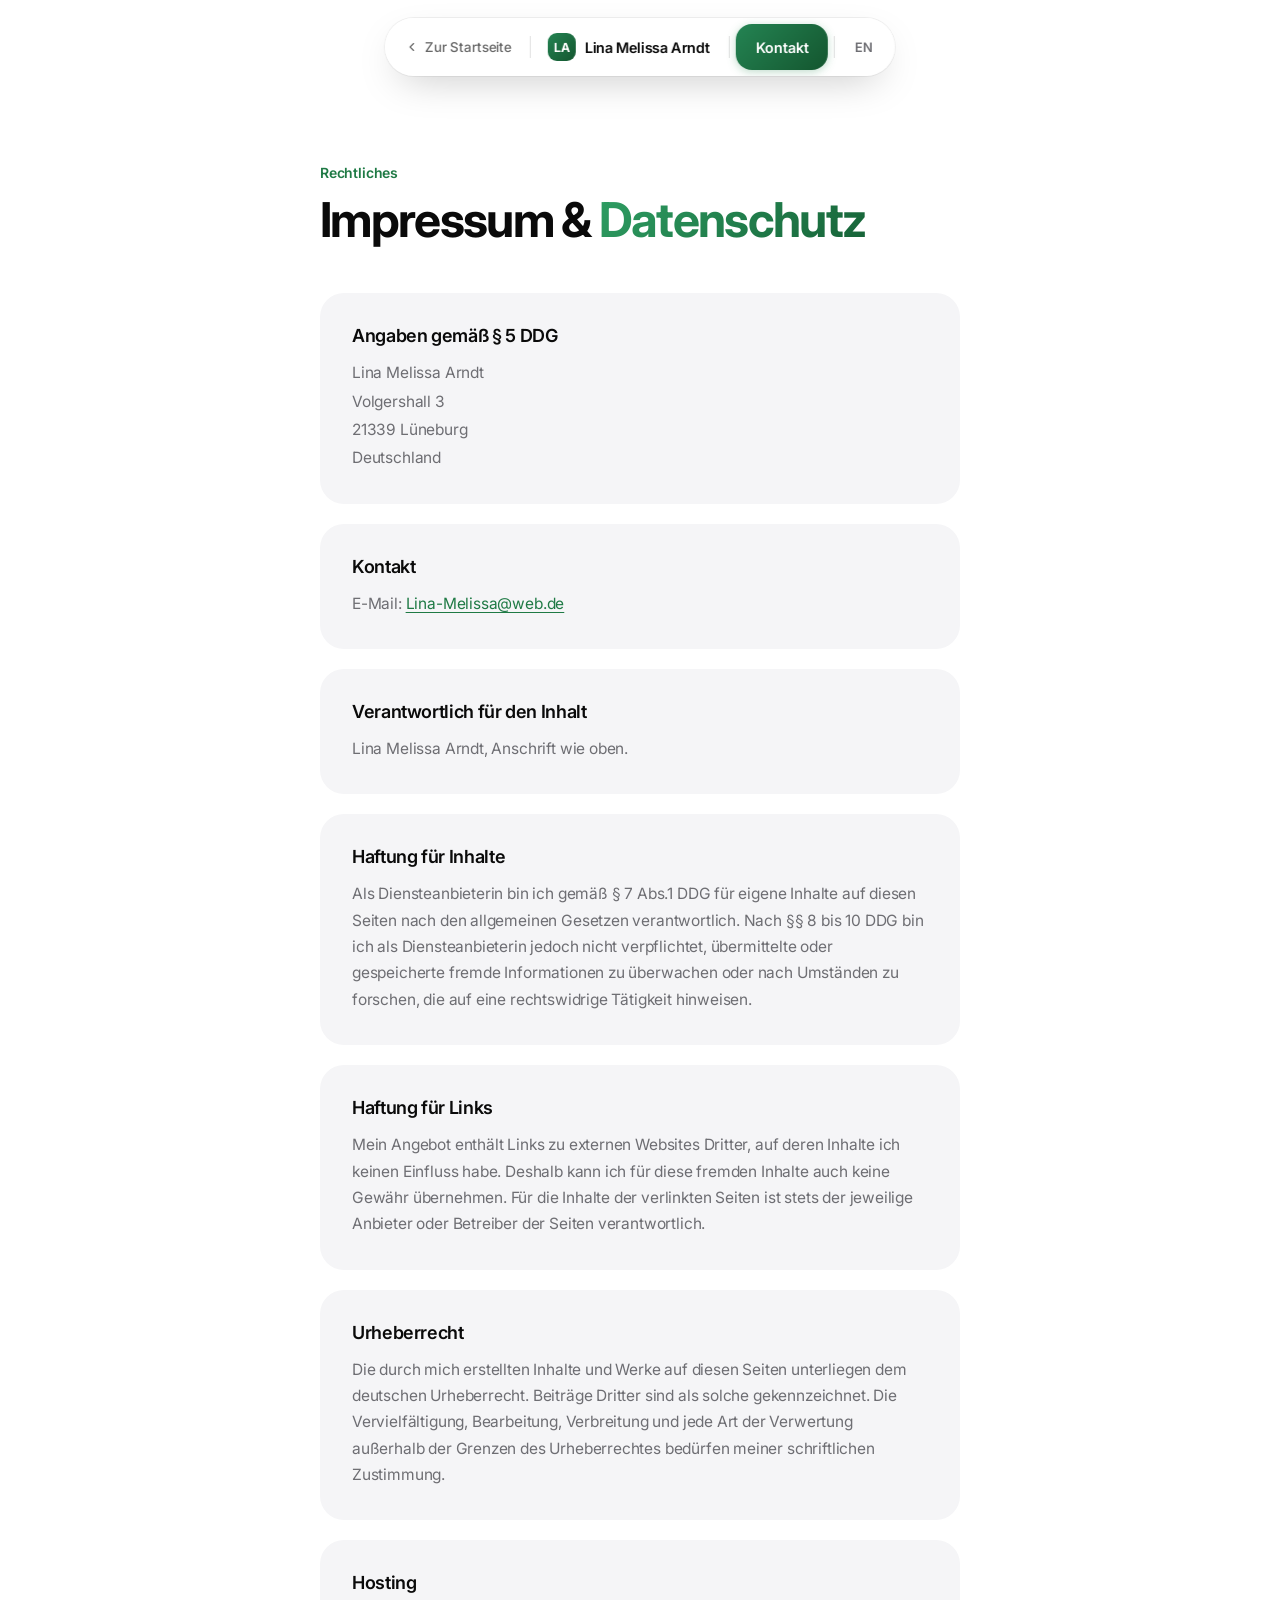
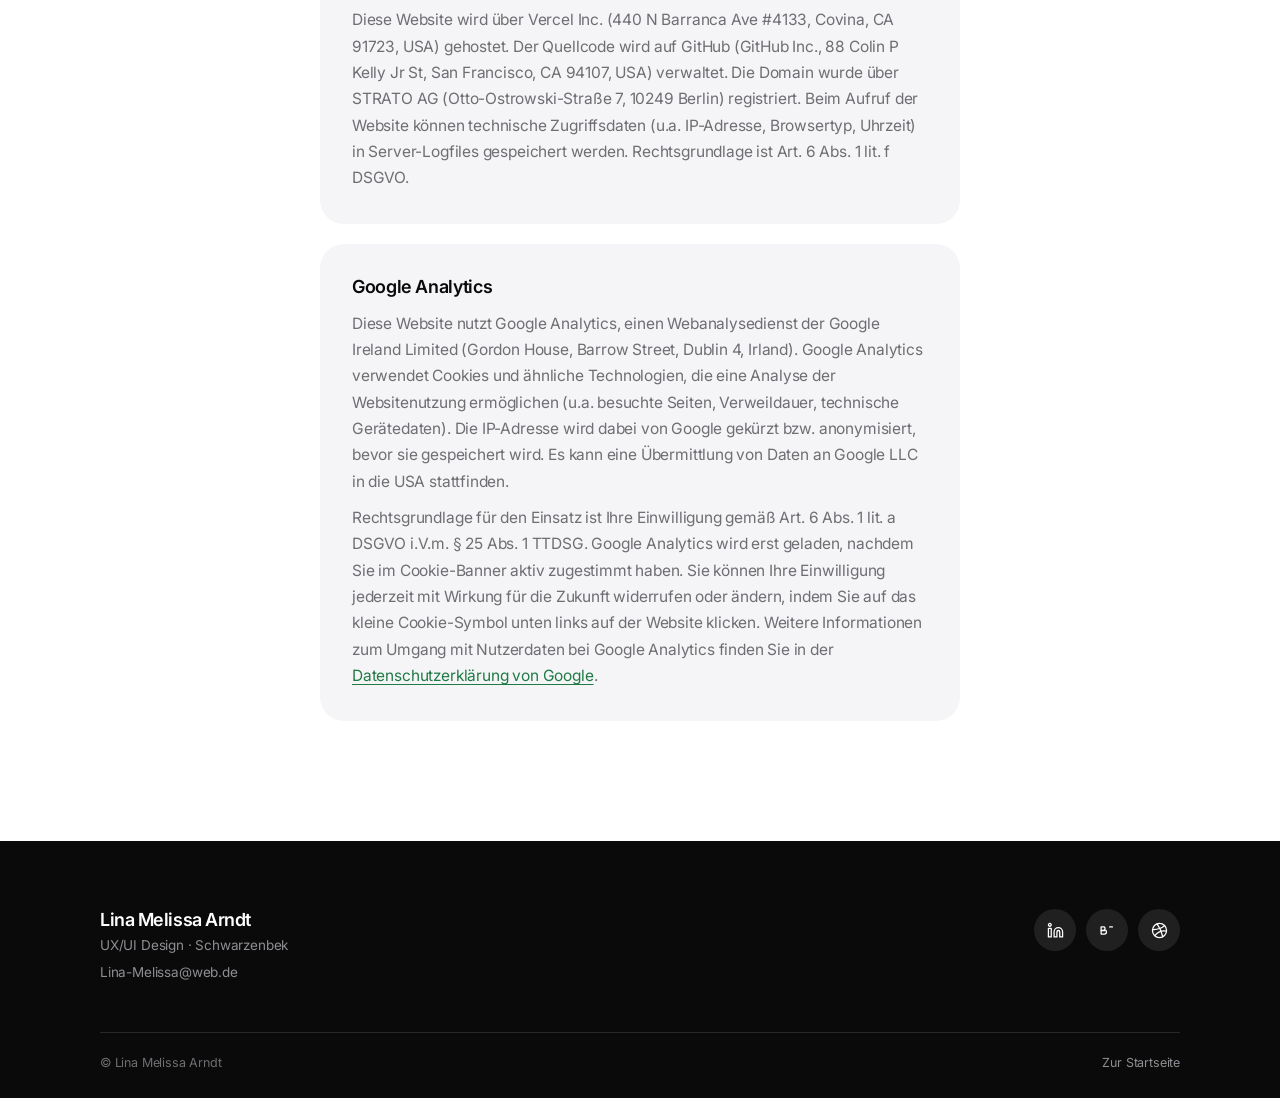
<file: impressum.html>
<!DOCTYPE html>
<html lang="de">
<head>
<meta charset="utf-8">
<meta name="viewport" content="width=device-width, initial-scale=1">
<meta name="robots" content="noindex">
<title>Impressum &amp; Datenschutz · Lina Melissa Arndt</title>
<link rel="preconnect" href="https://fonts.googleapis.com">
<link rel="preconnect" href="https://fonts.gstatic.com" crossorigin>
<link href="https://fonts.googleapis.com/css2?family=Gasoek+One&family=Inter:ital,opsz,wght@0,14..32,300;0,14..32,400;0,14..32,500;0,14..32,600;0,14..32,700;0,14..32,800;1,14..32,400&display=swap" rel="stylesheet">
<link rel="stylesheet" href="style.css">
<style>
@media (max-width:640px){
  #navDesktop{display:none !important}
  #navMobileWrap{display:block !important}
}
@media (min-width:641px){
  #navMobileWrap{display:none !important}
}
</style>
</head>
<body>

<div style="background:#fff;padding-top:92px">

  <nav id="navDesktop" aria-label="Hauptnavigation" style="position:fixed;left:50%;top:18px;transform:translateX(-50%);z-index:200;display:flex;align-items:center;gap:6px;padding:6px 8px;border-radius:999px;border:0;background:rgba(255,255,255,.62);-webkit-backdrop-filter:saturate(180%) blur(28px);backdrop-filter:saturate(180%) blur(28px);box-shadow:0 1px 0 rgba(255,255,255,.8) inset,0 0 0 1px rgba(0,0,0,.06),0 14px 40px -14px rgba(0,0,0,.26);max-width:calc(100vw - 32px);overflow-x:auto;scrollbar-width:none;-webkit-overflow-scrolling:touch">

    <a href="index.html" data-de="Zur Startseite" data-en="Back to home" style="display:flex;align-items:center;gap:6px;height:46px;padding:6px 12px;border-radius:999px;font-size:13.5px;font-weight:500;letter-spacing:-0.011em;white-space:nowrap;color:rgba(10,10,10,.62);text-decoration:none;transition:background .2s ease,color .2s ease" style-hover="background:rgba(0,0,0,.05);color:#0A0A0A">
      <svg width="14" height="14" viewBox="0 0 24 24" fill="none" aria-hidden="true"><path d="M15 6L9 12L15 18" stroke="currentColor" stroke-width="2" stroke-linecap="round" stroke-linejoin="round"></path></svg>
      <span>Zur Startseite</span>
    </a>

    <span aria-hidden="true" style="width:1px;height:22px;flex:0 0 1px;background:rgba(10,10,10,.12)"></span>

    <a href="#" onclick="window.scrollTo({top:0,behavior:'smooth'});return false;" aria-label="Nach oben" style="display:flex;align-items:center;gap:9px;height:46px;padding:0 14px 0 11px;border-radius:16px;color:#0A0A0A;text-decoration:none;transition:transform .2s cubic-bezier(.22,1,.36,1),background .2s ease" style-active="transform:scale(.94)" style-hover="background:#F0F0F2">
      <span aria-hidden="true" style="display:flex;align-items:center;justify-content:center;width:28px;height:28px;border-radius:9px;flex-shrink:0;background:linear-gradient(135deg,#248453 0%,#14562F 100%);color:#fff;font-size:12.5px;font-weight:700;letter-spacing:-0.02em">LA</span>
      <span style="font-size:14.5px;font-weight:600;letter-spacing:-0.025em;white-space:nowrap">Lina Melissa Arndt</span>
    </a>

    <span aria-hidden="true" style="width:1px;height:22px;flex:0 0 1px;background:rgba(10,10,10,.12)"></span>

    <a href="https://www.linamelissa.de/#kontakt" data-de="Kontakt" data-en="Contact" style="display:flex;align-items:center;justify-content:center;height:46px;padding:0 20px;border-radius:16px;background:linear-gradient(135deg,#248453 0%,#14562F 100%);color:#fff;font-size:14.5px;font-weight:600;letter-spacing:-0.01em;white-space:nowrap;text-decoration:none;box-shadow:0 2px 8px rgba(46,139,87,0.3);transition:transform .2s cubic-bezier(.22,1,.36,1),filter .2s ease" style-active="transform:scale(.94)" style-hover="filter:brightness(1.08)">Kontakt</a>

    <span aria-hidden="true" style="width:1px;height:22px;flex:0 0 1px;background:rgba(10,10,10,.12)"></span>

    <button type="button" class="lang-toggle-btn" aria-label="Sprache wechseln" style="display:flex;align-items:center;justify-content:center;height:46px;width:46px;border:none;background:transparent;border-radius:16px;color:#6E6E73;font-size:13px;font-weight:600;letter-spacing:0.01em;font-family:inherit;cursor:pointer;padding:0;transition:transform .2s cubic-bezier(.22,1,.36,1),background .2s ease,color .2s ease" style-active="transform:scale(.9)" style-hover="color:#0A0A0A;background:#F0F0F2">EN</button>

  </nav>

  <div id="navMobileWrap" style="display:none;position:fixed;left:50%;top:14px;transform:translateX(-50%);z-index:200;width:calc(100vw - 28px)">

    <div style="display:flex;align-items:center;justify-content:space-between;height:52px;padding:0 8px 0 14px;border-radius:999px;background:rgba(255,255,255,.72);-webkit-backdrop-filter:saturate(180%) blur(28px);backdrop-filter:saturate(180%) blur(28px);box-shadow:0 1px 0 rgba(255,255,255,.8) inset,0 0 0 1px rgba(0,0,0,.06),0 14px 40px -14px rgba(0,0,0,.26)">

      <a href="index.html" aria-label="Zur Startseite" style="display:flex;align-items:center;gap:8px;text-decoration:none;color:#0A0A0A">
        <span aria-hidden="true" style="display:flex;align-items:center;justify-content:center;width:28px;height:28px;border-radius:9px;flex-shrink:0;background:linear-gradient(135deg,#248453 0%,#14562F 100%);color:#fff;font-size:12.5px;font-weight:700;letter-spacing:-0.02em">LA</span>
        <span style="font-size:14px;font-weight:600;letter-spacing:-0.02em;white-space:nowrap">Lina Melissa Arndt</span>
      </a>

      <div style="display:flex;align-items:center;gap:2px;flex-shrink:0">
        <button type="button" class="lang-toggle-btn" aria-label="Sprache wechseln" style="width:34px;height:34px;border-radius:50%;border:0;background:transparent;color:#6E6E73;font-size:12.5px;font-weight:600;letter-spacing:0.01em;font-family:inherit;cursor:pointer;display:flex;align-items:center;justify-content:center">EN</button>

        <button type="button" id="mobileBurgerBtn" aria-label="Menü öffnen" aria-expanded="false" aria-controls="mobileDropdown" onclick="toggleMobileNav()" style="width:36px;height:36px;border-radius:50%;border:0;background:transparent;display:flex;align-items:center;justify-content:center;color:#0A0A0A;cursor:pointer;flex-shrink:0">
          <svg id="burgerIcon" viewBox="0 0 24 24" width="19" height="19" fill="none" stroke="currentColor" stroke-width="2" stroke-linecap="round">
            <path id="burgerLine1" d="M4 7h16" style="transition:transform .28s cubic-bezier(.22,1,.36,1),opacity .2s ease;transform-origin:12px 7px"/>
            <path id="burgerLine2" d="M4 12h16" style="transition:opacity .18s ease"/>
            <path id="burgerLine3" d="M4 17h16" style="transition:transform .28s cubic-bezier(.22,1,.36,1);transform-origin:12px 17px"/>
          </svg>
        </button>
      </div>

    </div>

    <div id="mobileDropdown" style="margin-top:8px;background:#fff;border-radius:20px;overflow:hidden;box-shadow:0 18px 40px -14px rgba(0,0,0,.28),0 0 0 1px rgba(0,0,0,.05);max-height:0;opacity:0;transition:max-height .32s cubic-bezier(.22,1,.36,1),opacity .22s ease">
      <a href="index.html" data-de="Zur Startseite" data-en="Back to home" style="display:flex;align-items:center;justify-content:space-between;padding:14px 18px;font-size:14.5px;font-weight:500;color:#0A0A0A;text-decoration:none;border-bottom:1px solid #F0F0F2">Zur Startseite
        <svg viewBox="0 0 24 24" width="14" height="14" fill="none" stroke="#C7C7CB" stroke-width="2" stroke-linecap="round" stroke-linejoin="round"><path d="M9 6l6 6-6 6"/></svg>
      </a>
      <a href="https://www.linamelissa.de/#kontakt" data-de="Kontakt" data-en="Contact" style="display:flex;align-items:center;justify-content:space-between;padding:14px 18px;font-size:14.5px;font-weight:600;color:#14562F;text-decoration:none">Kontakt
        <svg viewBox="0 0 24 24" width="14" height="14" fill="none" stroke="#14562F" stroke-width="2" stroke-linecap="round" stroke-linejoin="round"><path d="M9 6l6 6-6 6"/></svg>
      </a>
    </div>

  </div>

  <script>
    var mobileNavOpen = false;
    function toggleMobileNav(){
      mobileNavOpen = !mobileNavOpen;
      var panel = document.getElementById('mobileDropdown');
      var btn = document.getElementById('mobileBurgerBtn');
      var l1 = document.getElementById('burgerLine1');
      var l2 = document.getElementById('burgerLine2');
      var l3 = document.getElementById('burgerLine3');
      if(mobileNavOpen){
        panel.style.maxHeight = '110px';
        panel.style.opacity = '1';
        btn.setAttribute('aria-expanded','true');
        btn.setAttribute('aria-label','Menü schließen');
        l1.style.transform = 'translateY(5px) rotate(45deg)';
        l2.style.opacity = '0';
        l3.style.transform = 'translateY(-5px) rotate(-45deg)';
      } else {
        closeMobileNav();
      }
    }
    function closeMobileNav(){
      mobileNavOpen = false;
      var panel = document.getElementById('mobileDropdown');
      var btn = document.getElementById('mobileBurgerBtn');
      var l1 = document.getElementById('burgerLine1');
      var l2 = document.getElementById('burgerLine2');
      var l3 = document.getElementById('burgerLine3');
      panel.style.maxHeight = '0';
      panel.style.opacity = '0';
      btn.setAttribute('aria-expanded','false');
      btn.setAttribute('aria-label','Menü öffnen');
      l1.style.transform = 'none';
      l2.style.opacity = '1';
      l3.style.transform = 'none';
    }

    (function(){
      var current = 'de';
      function apply(lang){
        var found = document.querySelectorAll('[data-' + lang + ']');
        found.forEach(function(el){
          el.innerHTML = el.getAttribute('data-' + lang);
        });
        return found.length;
      }
      function setLabels(){
        document.querySelectorAll('.lang-toggle-btn').forEach(function(b){
          b.textContent = current === 'de' ? 'EN' : 'DE';
        });
      }
      function toggle(){
        var next = current === 'de' ? 'en' : 'de';
        var count = apply(next);
        if(count > 0){
          current = next;
          document.documentElement.setAttribute('lang', current);
          setLabels();
        }
      }
      document.querySelectorAll('.lang-toggle-btn').forEach(function(b){
        b.addEventListener('click', toggle);
      });
    })();
  </script>

  <main style="max-width:720px;margin:0 auto;padding:clamp(40px,6vw,72px) clamp(20px,5vw,40px) clamp(80px,10vw,120px)">

    <p data-de="Rechtliches" data-en="Legal" style="font-size:14px;font-weight:600;color:#1F7A45;margin-bottom:14px">Rechtliches</p>
    <h1 style="font-size:clamp(32px,5vw,48px);font-weight:700;letter-spacing:-0.035em;line-height:1.05;color:#0A0A0A;margin-bottom:48px">
      Impressum &amp; <span style="background:linear-gradient(135deg,#2E9E63 0%,#166237 100%);-webkit-background-clip:text;background-clip:text;-webkit-text-fill-color:transparent;color:#2E8B57">Datenschutz</span>
    </h1>

    <div style="display:flex;flex-direction:column;gap:20px">

      <section style="background:#F5F5F7;border-radius:24px;padding:clamp(24px,3vw,32px)">
        <h2 data-de="Angaben gemäß § 5 DDG" data-en="Information pursuant to § 5 DDG" style="font-size:18px;font-weight:600;letter-spacing:-0.02em;color:#0A0A0A;margin-bottom:14px">Angaben gemäß § 5 DDG</h2>
        <p style="font-size:15.5px;line-height:1.7;color:#6E6E73;margin-bottom:2px">Lina Melissa Arndt</p>
        <p style="font-size:15.5px;line-height:1.7;color:#6E6E73;margin-bottom:2px">Volgershall 3</p>
        <p style="font-size:15.5px;line-height:1.7;color:#6E6E73;margin-bottom:2px">21339 Lüneburg</p>
        <p data-de="Deutschland" data-en="Germany" style="font-size:15.5px;line-height:1.7;color:#6E6E73">Deutschland</p>
      </section>

      <section style="background:#F5F5F7;border-radius:24px;padding:clamp(24px,3vw,32px)">
        <h2 data-de="Kontakt" data-en="Contact" style="font-size:18px;font-weight:600;letter-spacing:-0.02em;color:#0A0A0A;margin-bottom:14px">Kontakt</h2>
        <p style="font-size:15.5px;line-height:1.7;color:#6E6E73">
          <span data-de="E-Mail:" data-en="Email:">E-Mail:</span>
          <a href="mailto:Lina-Melissa@web.de" style="color:#1F7A45;text-decoration:underline;text-underline-offset:3px">Lina-Melissa@web.de</a>
        </p>
      </section>

      <section style="background:#F5F5F7;border-radius:24px;padding:clamp(24px,3vw,32px)">
        <h2 data-de="Verantwortlich für den Inhalt" data-en="Responsible for content" style="font-size:18px;font-weight:600;letter-spacing:-0.02em;color:#0A0A0A;margin-bottom:14px">Verantwortlich für den Inhalt</h2>
        <p data-de="Lina Melissa Arndt, Anschrift wie oben." data-en="Lina Melissa Arndt, address as above." style="font-size:15.5px;line-height:1.7;color:#6E6E73">Lina Melissa Arndt, Anschrift wie oben.</p>
      </section>

      <section style="background:#F5F5F7;border-radius:24px;padding:clamp(24px,3vw,32px)">
        <h2 data-de="Haftung für Inhalte" data-en="Liability for content" style="font-size:18px;font-weight:600;letter-spacing:-0.02em;color:#0A0A0A;margin-bottom:14px">Haftung für Inhalte</h2>
        <p data-de="Als Diensteanbieterin bin ich gemäß § 7 Abs.1 DDG für eigene Inhalte auf diesen Seiten nach den allgemeinen Gesetzen verantwortlich. Nach §§ 8 bis 10 DDG bin ich als Diensteanbieterin jedoch nicht verpflichtet, übermittelte oder gespeicherte fremde Informationen zu überwachen oder nach Umständen zu forschen, die auf eine rechtswidrige Tätigkeit hinweisen." data-en="As a service provider, I am responsible for my own content on these pages in accordance with general law (Section 7 (1) DDG). However, under Sections 8 to 10 DDG, I am not obliged to monitor transmitted or stored third-party information." style="font-size:15.5px;line-height:1.7;color:#6E6E73">Als Diensteanbieterin bin ich gemäß § 7 Abs.1 DDG für eigene Inhalte auf diesen Seiten nach den allgemeinen Gesetzen verantwortlich. Nach §§ 8 bis 10 DDG bin ich als Diensteanbieterin jedoch nicht verpflichtet, übermittelte oder gespeicherte fremde Informationen zu überwachen oder nach Umständen zu forschen, die auf eine rechtswidrige Tätigkeit hinweisen.</p>
      </section>

      <section style="background:#F5F5F7;border-radius:24px;padding:clamp(24px,3vw,32px)">
        <h2 data-de="Haftung für Links" data-en="Liability for links" style="font-size:18px;font-weight:600;letter-spacing:-0.02em;color:#0A0A0A;margin-bottom:14px">Haftung für Links</h2>
        <p data-de="Mein Angebot enthält Links zu externen Websites Dritter, auf deren Inhalte ich keinen Einfluss habe. Deshalb kann ich für diese fremden Inhalte auch keine Gewähr übernehmen. Für die Inhalte der verlinkten Seiten ist stets der jeweilige Anbieter oder Betreiber der Seiten verantwortlich." data-en="My website contains links to external third-party websites over whose content I have no influence. Therefore, I cannot accept any liability for this third-party content. The respective provider or operator is always responsible." style="font-size:15.5px;line-height:1.7;color:#6E6E73">Mein Angebot enthält Links zu externen Websites Dritter, auf deren Inhalte ich keinen Einfluss habe. Deshalb kann ich für diese fremden Inhalte auch keine Gewähr übernehmen. Für die Inhalte der verlinkten Seiten ist stets der jeweilige Anbieter oder Betreiber der Seiten verantwortlich.</p>
      </section>

      <section style="background:#F5F5F7;border-radius:24px;padding:clamp(24px,3vw,32px)">
        <h2 data-de="Urheberrecht" data-en="Copyright" style="font-size:18px;font-weight:600;letter-spacing:-0.02em;color:#0A0A0A;margin-bottom:14px">Urheberrecht</h2>
        <p data-de="Die durch mich erstellten Inhalte und Werke auf diesen Seiten unterliegen dem deutschen Urheberrecht. Beiträge Dritter sind als solche gekennzeichnet. Die Vervielfältigung, Bearbeitung, Verbreitung und jede Art der Verwertung außerhalb der Grenzen des Urheberrechtes bedürfen meiner schriftlichen Zustimmung." data-en="The content and works created by me on these pages are subject to German copyright law. Reproduction, editing, distribution and any kind of use beyond the limits of copyright law require my written consent." style="font-size:15.5px;line-height:1.7;color:#6E6E73">Die durch mich erstellten Inhalte und Werke auf diesen Seiten unterliegen dem deutschen Urheberrecht. Beiträge Dritter sind als solche gekennzeichnet. Die Vervielfältigung, Bearbeitung, Verbreitung und jede Art der Verwertung außerhalb der Grenzen des Urheberrechtes bedürfen meiner schriftlichen Zustimmung.</p>
      </section>

      <section style="background:#F5F5F7;border-radius:24px;padding:clamp(24px,3vw,32px)">
        <h2 data-de="Hosting" data-en="Hosting" style="font-size:18px;font-weight:600;letter-spacing:-0.02em;color:#0A0A0A;margin-bottom:14px">Hosting</h2>
        <p data-de="Diese Website wird über Vercel Inc. (440 N Barranca Ave #4133, Covina, CA 91723, USA) gehostet. Der Quellcode wird auf GitHub (GitHub Inc., 88 Colin P Kelly Jr St, San Francisco, CA 94107, USA) verwaltet. Die Domain wurde über STRATO AG (Otto-Ostrowski-Straße 7, 10249 Berlin) registriert. Beim Aufruf der Website können technische Zugriffsdaten (u.a. IP-Adresse, Browsertyp, Uhrzeit) in Server-Logfiles gespeichert werden. Rechtsgrundlage ist Art. 6 Abs. 1 lit. f DSGVO." data-en="This website is hosted by Vercel Inc. (440 N Barranca Ave #4133, Covina, CA 91723, USA). The source code is managed on GitHub (GitHub Inc., 88 Colin P Kelly Jr St, San Francisco, CA 94107, USA). The domain was registered via STRATO AG (Otto-Ostrowski-Straße 7, 10249 Berlin). Technical access data (including IP address, browser type, time) may be stored in server log files. Legal basis is Art. 6 (1) lit. f GDPR." style="font-size:15.5px;line-height:1.7;color:#6E6E73">Diese Website wird über Vercel Inc. (440 N Barranca Ave #4133, Covina, CA 91723, USA) gehostet. Der Quellcode wird auf GitHub (GitHub Inc., 88 Colin P Kelly Jr St, San Francisco, CA 94107, USA) verwaltet. Die Domain wurde über STRATO AG (Otto-Ostrowski-Straße 7, 10249 Berlin) registriert. Beim Aufruf der Website können technische Zugriffsdaten (u.a. IP-Adresse, Browsertyp, Uhrzeit) in Server-Logfiles gespeichert werden. Rechtsgrundlage ist Art. 6 Abs. 1 lit. f DSGVO.</p>
      </section>

      <section style="background:#F5F5F7;border-radius:24px;padding:clamp(24px,3vw,32px)">
        <h2 data-de="Google Analytics" data-en="Google Analytics" style="font-size:18px;font-weight:600;letter-spacing:-0.02em;color:#0A0A0A;margin-bottom:14px">Google Analytics</h2>
        <p data-de="Diese Website nutzt Google Analytics, einen Webanalysedienst der Google Ireland Limited (Gordon House, Barrow Street, Dublin 4, Irland). Google Analytics verwendet Cookies und ähnliche Technologien, die eine Analyse der Websitenutzung ermöglichen (u.a. besuchte Seiten, Verweildauer, technische Gerätedaten). Die IP-Adresse wird dabei von Google gekürzt bzw. anonymisiert, bevor sie gespeichert wird. Es kann eine Übermittlung von Daten an Google LLC in die USA stattfinden." data-en="This website uses Google Analytics, a web analytics service provided by Google Ireland Limited (Gordon House, Barrow Street, Dublin 4, Ireland). Google Analytics uses cookies and similar technologies to analyse website usage (including pages visited, time spent, technical device data). The IP address is shortened/anonymised by Google before being stored. Data may be transferred to Google LLC in the USA." style="font-size:15.5px;line-height:1.7;color:#6E6E73;margin-bottom:10px">Diese Website nutzt Google Analytics, einen Webanalysedienst der Google Ireland Limited (Gordon House, Barrow Street, Dublin 4, Irland). Google Analytics verwendet Cookies und ähnliche Technologien, die eine Analyse der Websitenutzung ermöglichen (u.a. besuchte Seiten, Verweildauer, technische Gerätedaten). Die IP-Adresse wird dabei von Google gekürzt bzw. anonymisiert, bevor sie gespeichert wird. Es kann eine Übermittlung von Daten an Google LLC in die USA stattfinden.</p>
        <p style="font-size:15.5px;line-height:1.7;color:#6E6E73">
          <span data-de="Rechtsgrundlage für den Einsatz ist Ihre Einwilligung gemäß Art. 6 Abs. 1 lit. a DSGVO i.V.m. § 25 Abs. 1 TTDSG. Google Analytics wird erst geladen, nachdem Sie im Cookie-Banner aktiv zugestimmt haben. Sie können Ihre Einwilligung jederzeit mit Wirkung für die Zukunft widerrufen oder ändern, indem Sie auf das kleine Cookie-Symbol unten links auf der Website klicken. Weitere Informationen zum Umgang mit Nutzerdaten bei Google Analytics finden Sie in der " data-en="The legal basis for this processing is your consent pursuant to Art. 6 (1) lit. a GDPR in conjunction with § 25 (1) TTDSG. Google Analytics only loads after you have actively agreed via the cookie banner. You can withdraw or change your consent at any time with future effect by clicking the small cookie icon in the bottom-left corner of the website. Further information on how Google Analytics handles user data can be found in Google's ">Rechtsgrundlage für den Einsatz ist Ihre Einwilligung gemäß Art. 6 Abs. 1 lit. a DSGVO i.V.m. § 25 Abs. 1 TTDSG. Google Analytics wird erst geladen, nachdem Sie im Cookie-Banner aktiv zugestimmt haben. Sie können Ihre Einwilligung jederzeit mit Wirkung für die Zukunft widerrufen oder ändern, indem Sie auf das kleine Cookie-Symbol unten links auf der Website klicken. Weitere Informationen zum Umgang mit Nutzerdaten bei Google Analytics finden Sie in der </span><a href="https://policies.google.com/privacy?hl=de" target="_blank" rel="noopener" style="color:#1F7A45;text-decoration:underline;text-underline-offset:3px" data-de="Datenschutzerklärung von Google" data-en="privacy policy">Datenschutzerklärung von Google</a><span data-de="." data-en=".">.</span>
        </p>
      </section>

    </div>
  </main>

  <footer style="background:#0A0A0A;padding:clamp(48px,6vw,68px) clamp(20px,5vw,40px) 28px">
    <div style="max-width:1080px;margin:0 auto;display:flex;justify-content:space-between;align-items:flex-start;gap:32px;flex-wrap:wrap">
      <div style="display:flex;flex-direction:column;gap:7px">
        <span style="font-size:18px;color:#fff;font-weight:600;letter-spacing:-0.025em">Lina Melissa Arndt</span>
        <span style="font-size:13.5px;color:#8E8E93">UX/UI Design · Schwarzenbek</span>
        <a href="mailto:Lina-Melissa@web.de" style="font-size:13.5px;color:#8E8E93;margin-top:4px;transition:color .18s ease" style-hover="color:#fff">Lina-Melissa@web.de</a>
      </div>
      <div style="display:flex;align-items:center;gap:10px">
        <a href="https://www.linkedin.com/in/linamelissa/" target="_blank" rel="noopener" aria-label="LinkedIn" style="display:inline-flex;align-items:center;justify-content:center;width:42px;height:42px;border-radius:50%;background:rgba(255,255,255,0.09);color:#fff;transition:transform .18s cubic-bezier(.22,1,.36,1),background .18s ease" style-hover="background:#fff;color:#0A0A0A" style-active="transform:scale(.92)">
          <svg width="17" height="17" viewBox="0 0 24 24" fill="none" stroke="currentColor" stroke-width="1.8" stroke-linecap="round" stroke-linejoin="round" aria-hidden="true"><path d="M16 8a6 6 0 0 1 6 6v7h-4v-7a2 2 0 0 0-2-2 2 2 0 0 0-2 2v7h-4v-7a6 6 0 0 1 6-6z"></path><rect width="4" height="12" x="2" y="9"></rect><circle cx="4" cy="4" r="2"></circle></svg>
        </a>
        <a href="https://www.behance.net/linamelissa" target="_blank" rel="noopener" aria-label="Behance" style="display:inline-flex;align-items:center;justify-content:center;width:42px;height:42px;border-radius:50%;background:rgba(255,255,255,0.09);color:#fff;transition:transform .18s cubic-bezier(.22,1,.36,1),background .18s ease" style-hover="background:#fff;color:#0A0A0A" style-active="transform:scale(.92)">
          <svg width="17" height="17" viewBox="0 0 24 24" fill="none" stroke="currentColor" stroke-width="1.8" stroke-linecap="round" stroke-linejoin="round" aria-hidden="true"><path d="M7.5 7H3v10h4.5a3 3 0 0 0 0-6 2.5 2.5 0 0 0 0-4z"></path><path d="M3 12h5"></path><path d="M15 7h4"></path></svg>
        </a>
        <a href="https://dribbble.com/linamelissade" target="_blank" rel="noopener" aria-label="Dribbble" style="display:inline-flex;align-items:center;justify-content:center;width:42px;height:42px;border-radius:50%;background:rgba(255,255,255,0.09);color:#fff;transition:transform .18s cubic-bezier(.22,1,.36,1),background .18s ease" style-hover="background:#fff;color:#0A0A0A" style-active="transform:scale(.92)">
          <svg width="17" height="17" viewBox="0 0 24 24" fill="none" stroke="currentColor" stroke-width="1.8" stroke-linecap="round" stroke-linejoin="round" aria-hidden="true"><circle cx="12" cy="12" r="10"></circle><path d="M19.13 5.09C15.22 9.14 10 10.44 2.25 10.94"></path><path d="M21.75 12.84c-6.62-1.41-12.14 1-16.38 6.32"></path><path d="M8.56 2.75c4.37 6 6 9.42 8 17.72"></path></svg>
        </a>
      </div>
    </div>
    <div style="max-width:1080px;margin:clamp(36px,4.5vw,52px) auto 0;padding-top:22px;border-top:0.5px solid rgba(255,255,255,0.12);display:flex;justify-content:space-between;align-items:center;gap:14px 28px;flex-wrap:wrap">
      <span style="font-size:12.5px;color:#6E6E73">© Lina Melissa Arndt</span>
      <a href="index.html" data-de="Zur Startseite" data-en="Back to home" style="font-size:12.5px;color:#8E8E93;transition:color .18s ease" style-hover="color:#fff">Zur Startseite</a>
    </div>
  </footer>

</div>

<script src="script.js"></script>
</body>
</html>
</file>
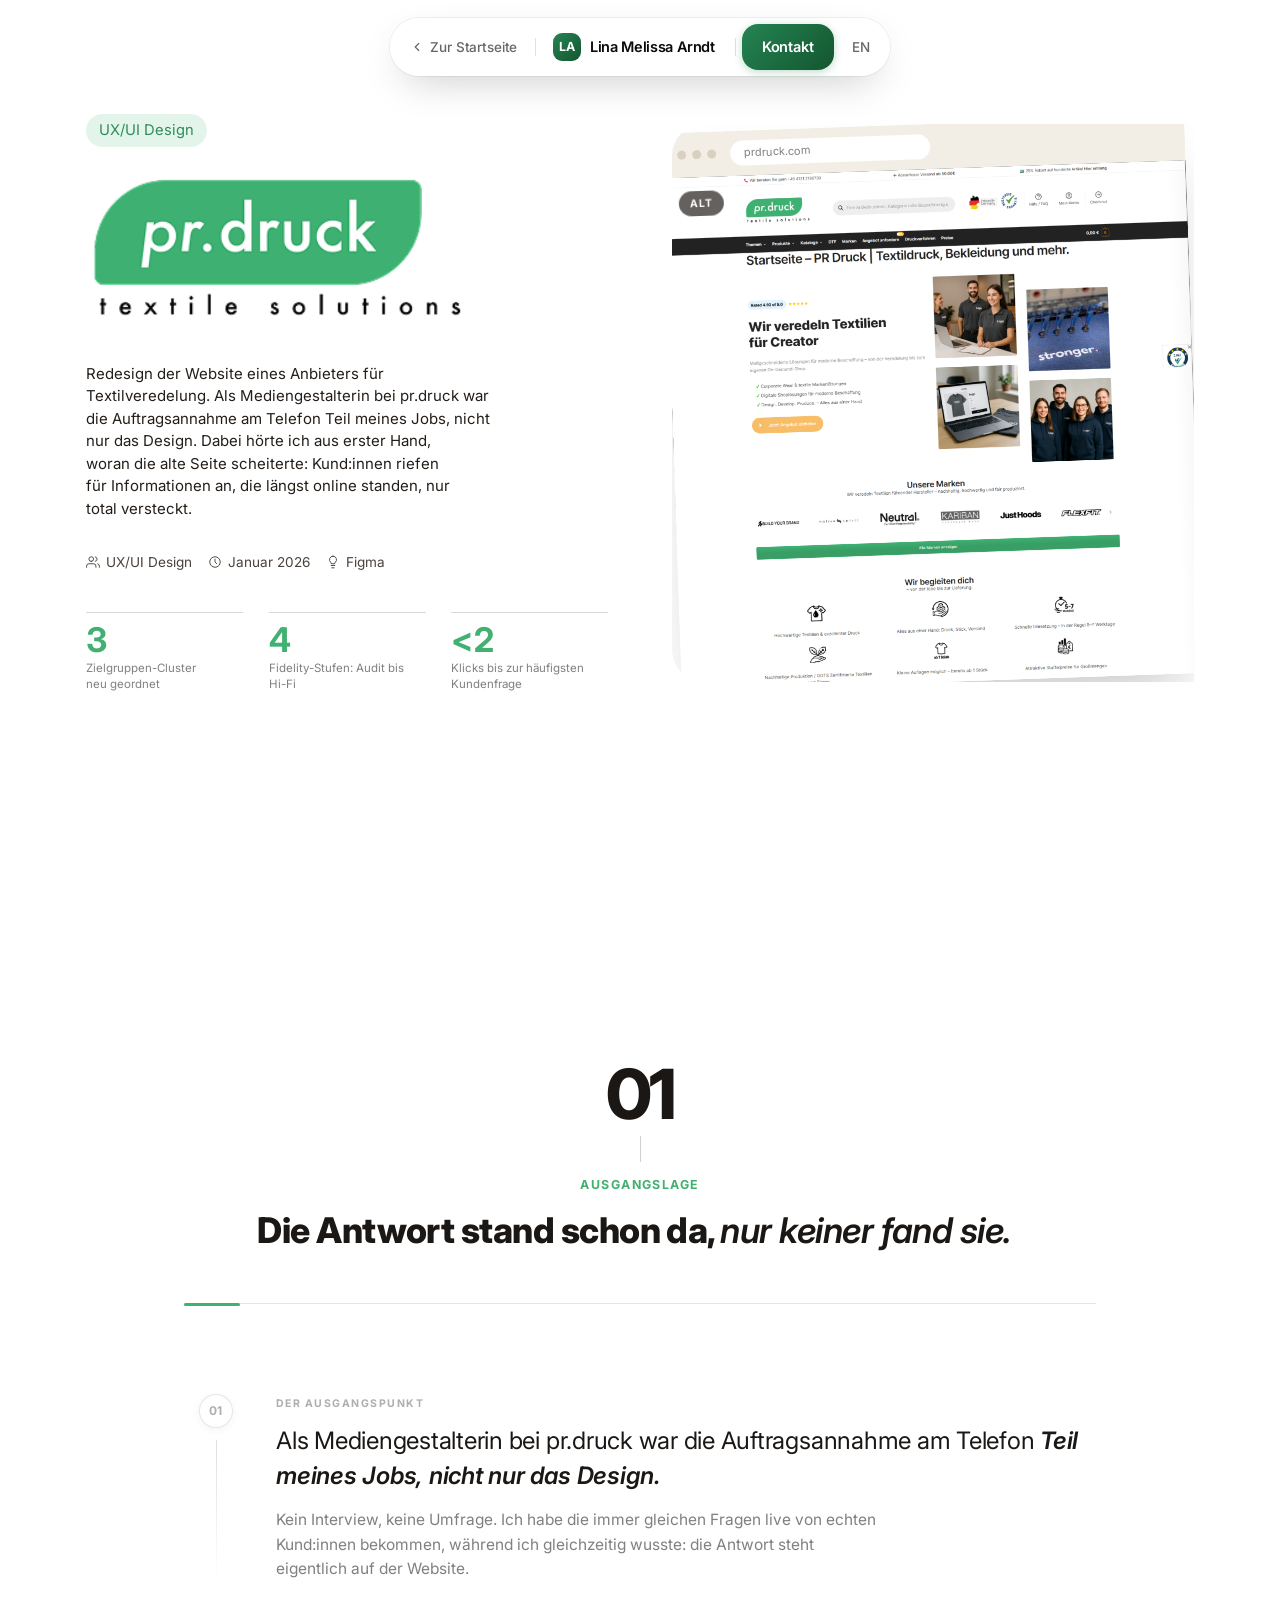
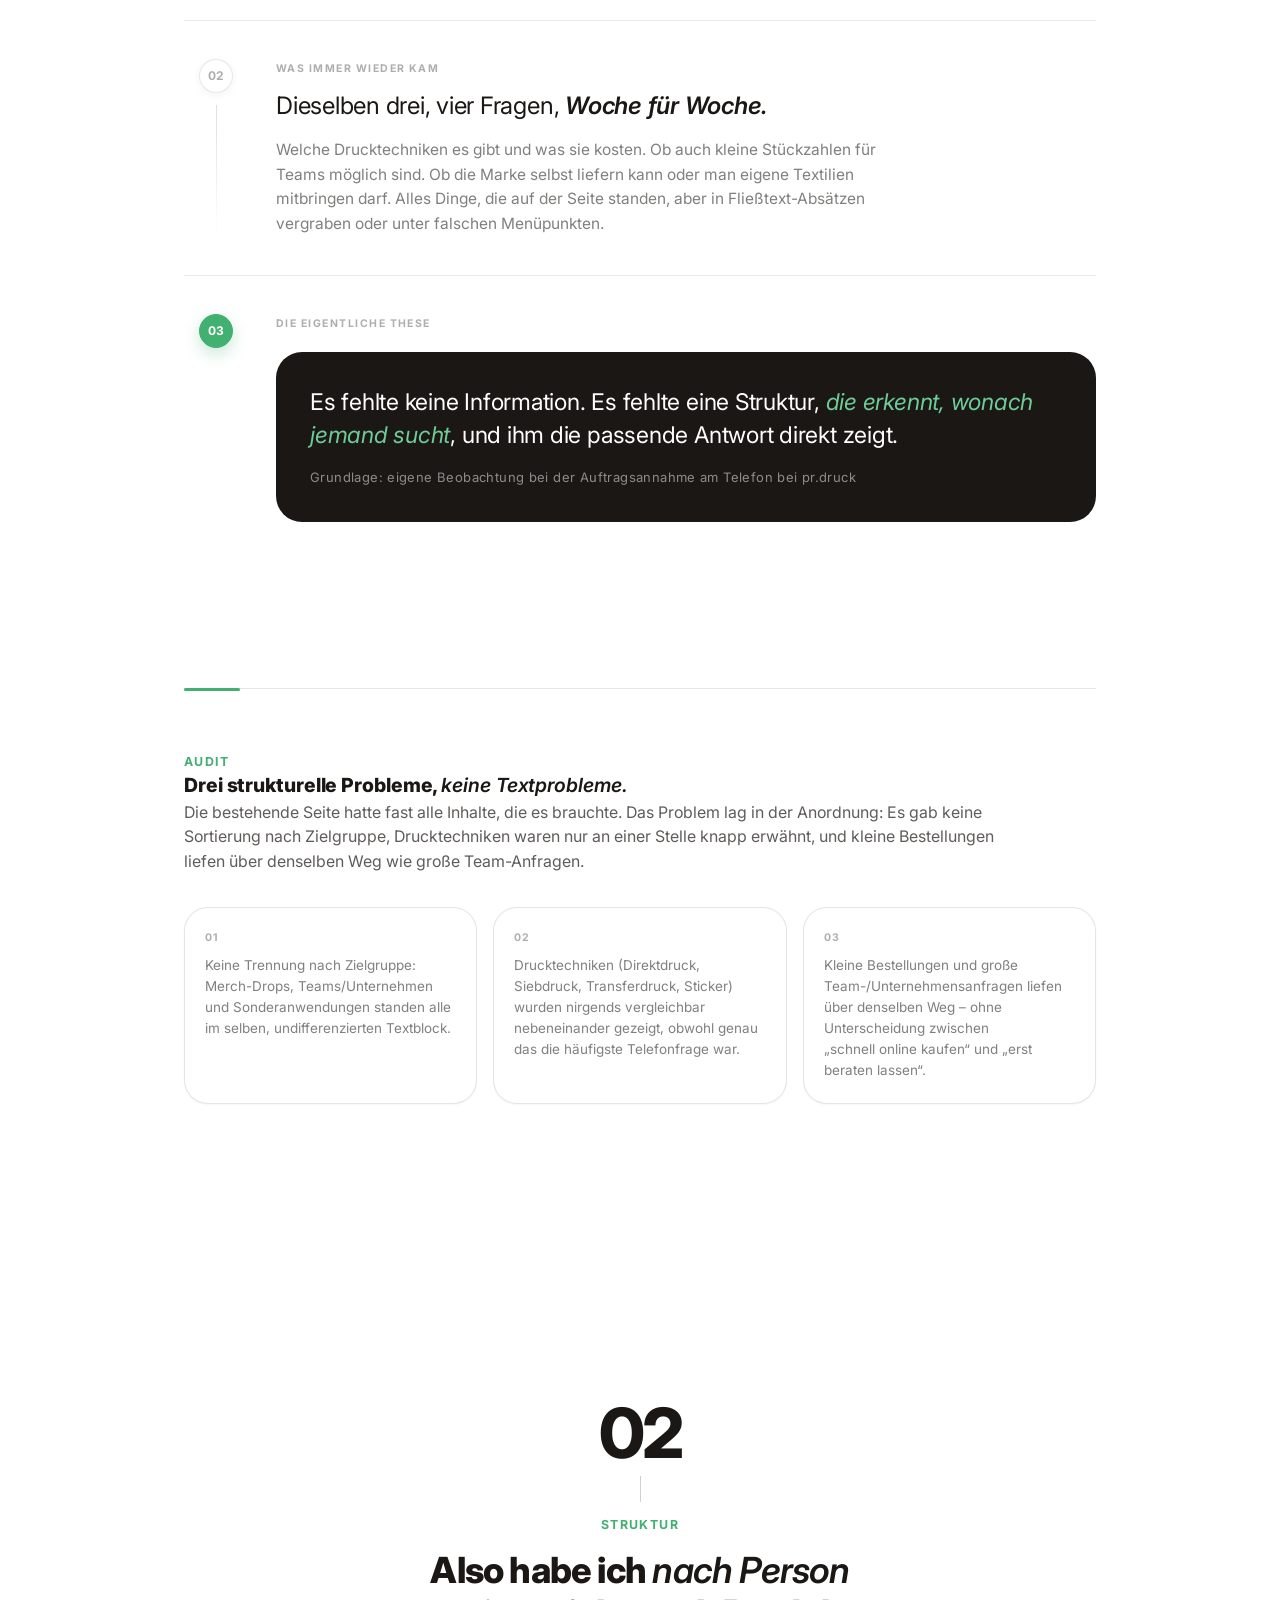
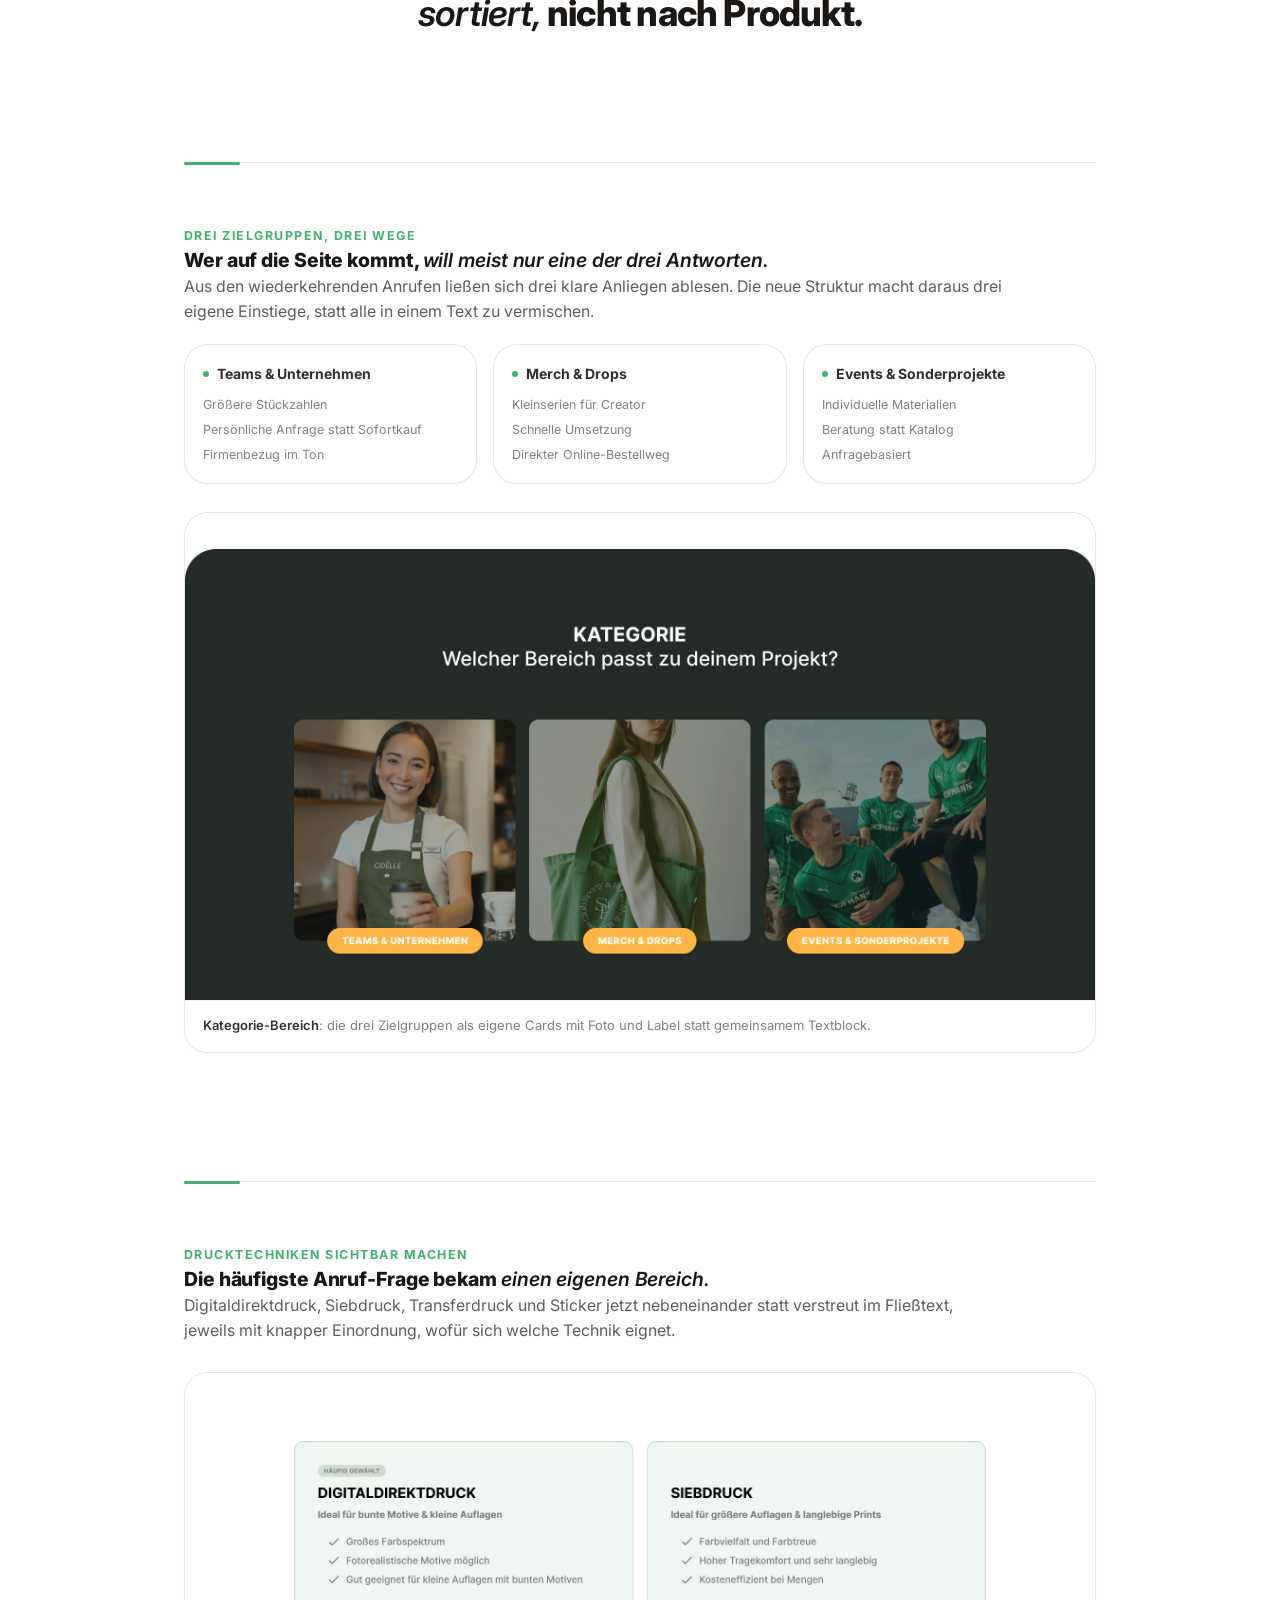
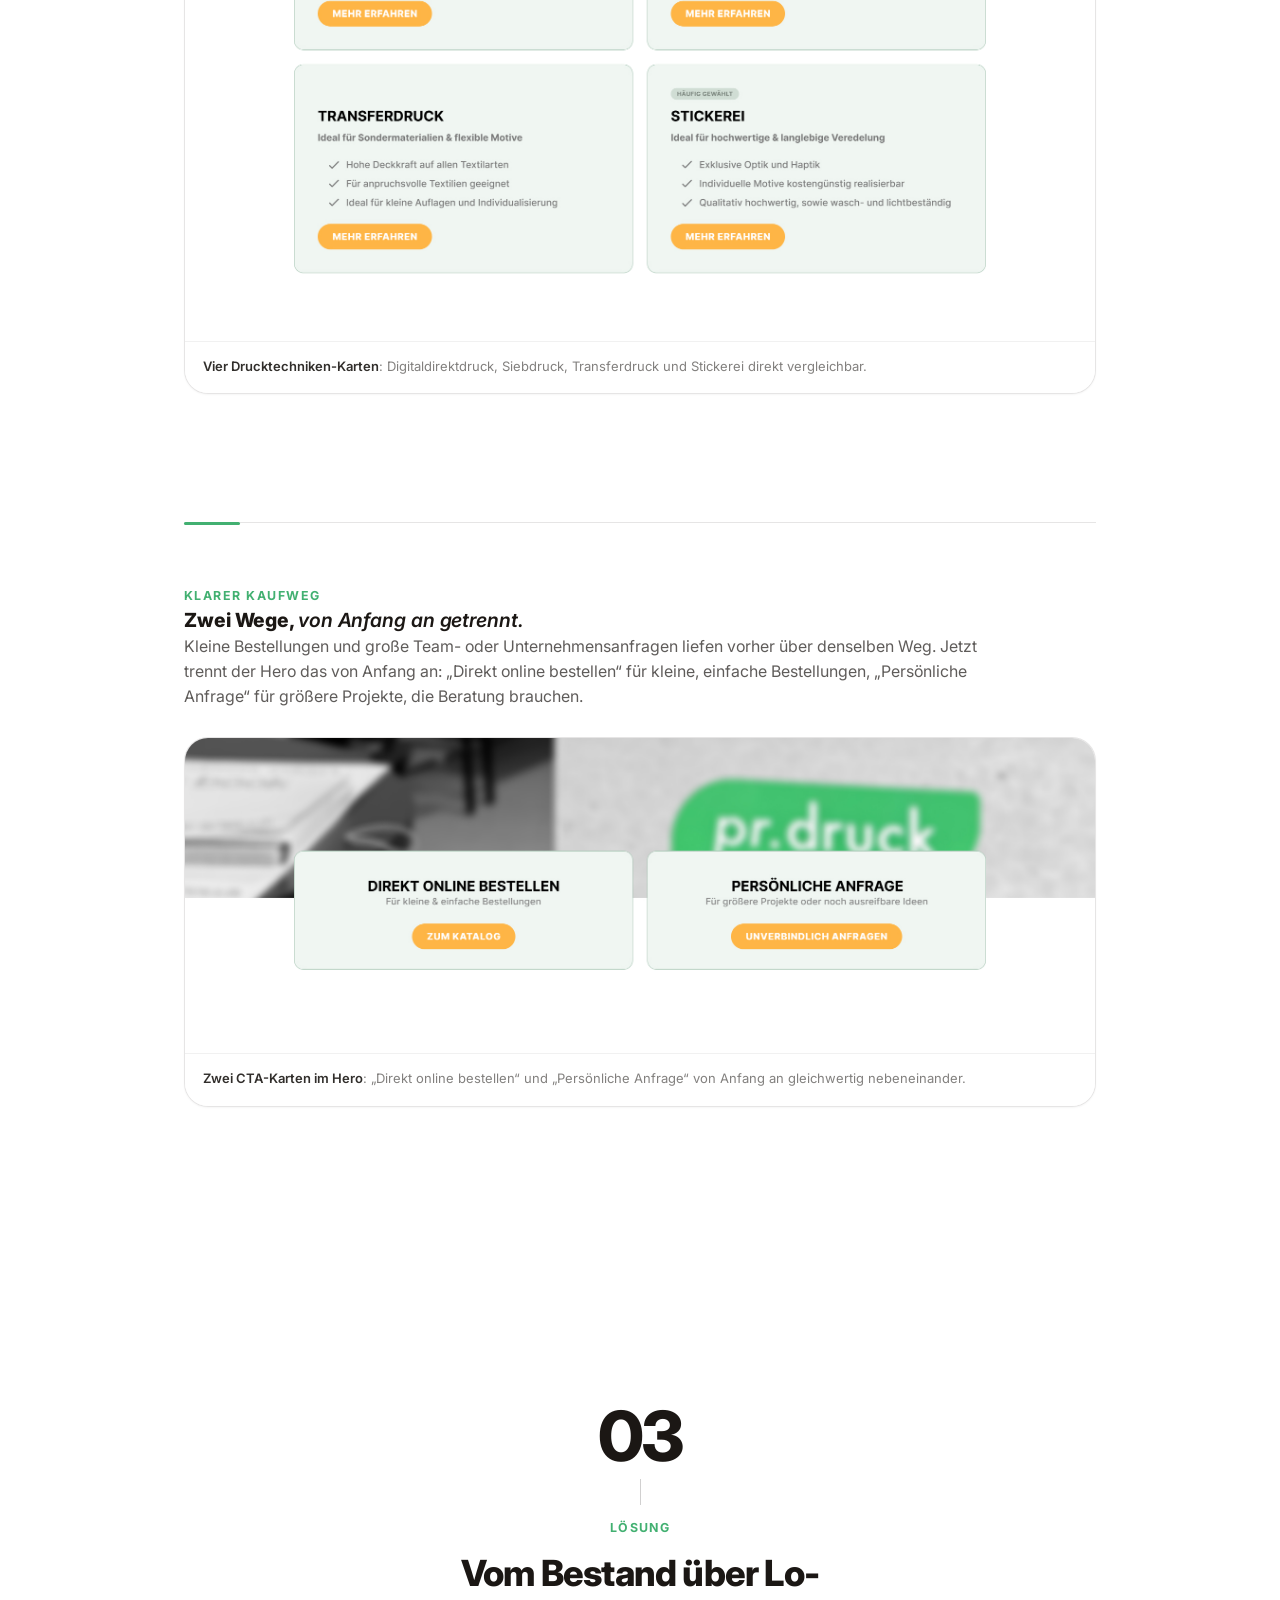
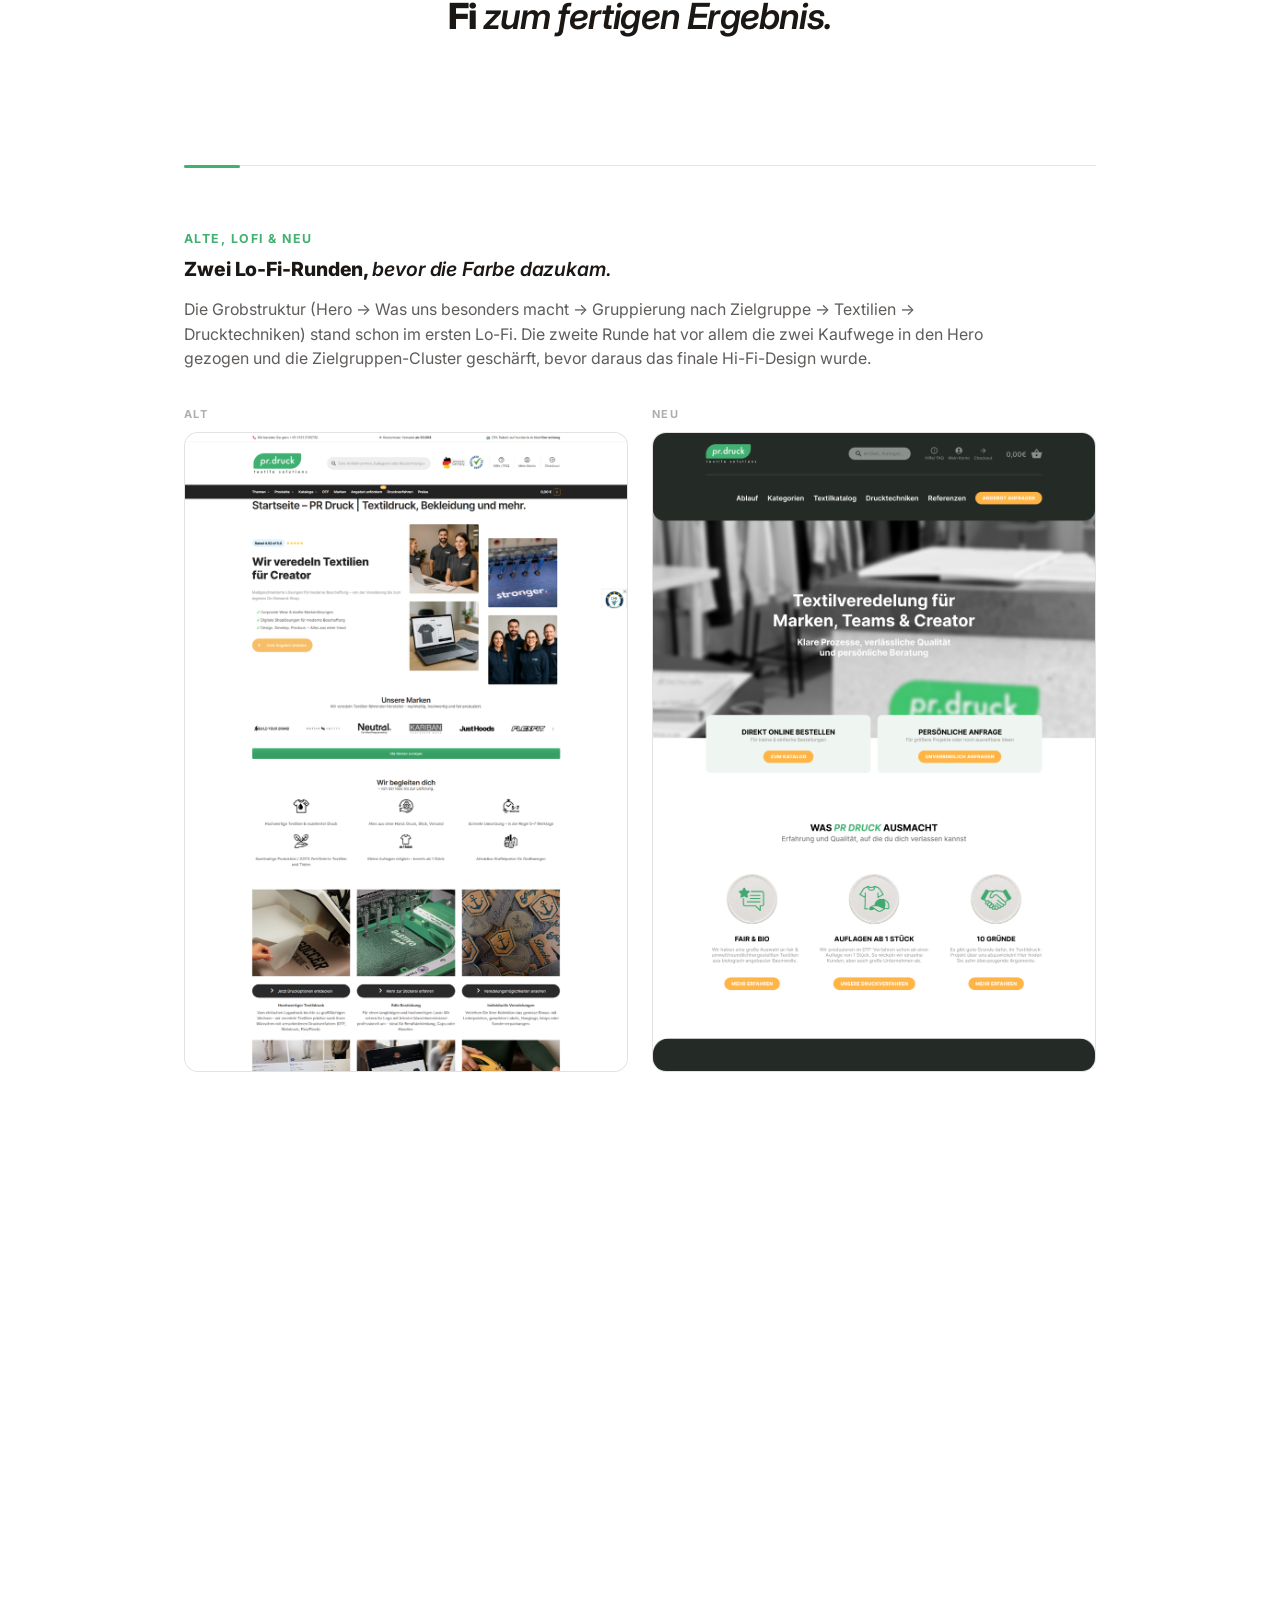
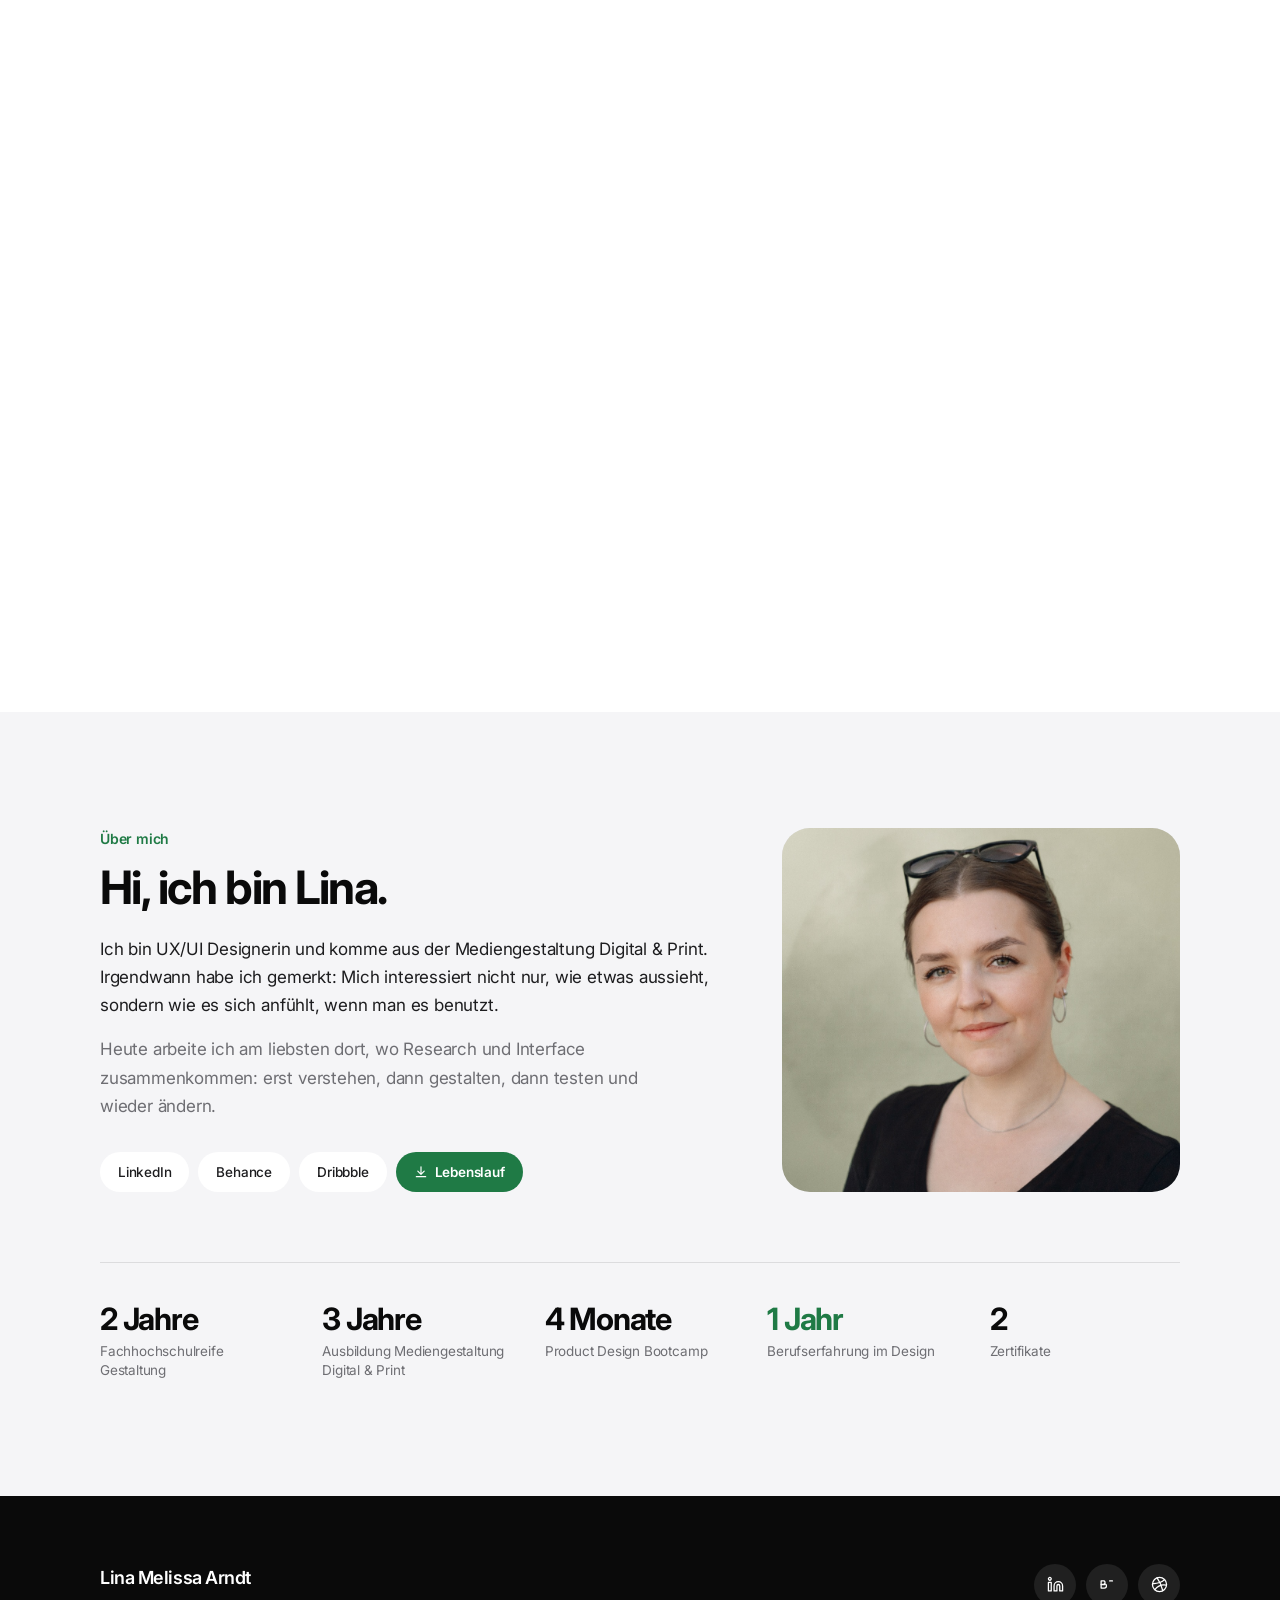
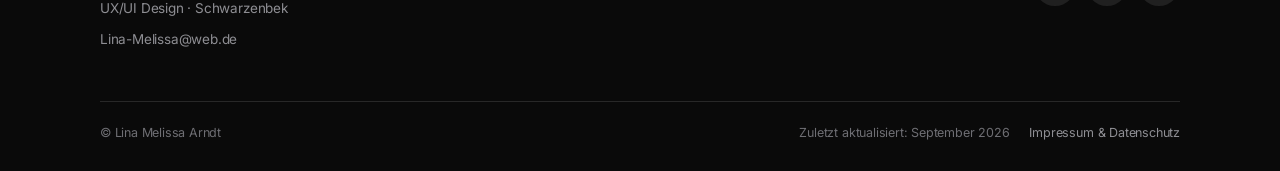
<file: prdruck.html>
<!DOCTYPE html>
<html lang="de">
<head>
<meta charset="UTF-8">
<meta name="viewport" content="width=device-width, initial-scale=1.0">
<title>pr.druck Case Study</title>
<link rel="stylesheet" href="prdruck.css">
</head>
<body>

<div class="scroll-progress" id="scrollProgress"></div>

<!-- ============ TOP NAVBAR ============ -->
<header class="topbar">
  <div class="topbar-inner">
    <a class="topbar-left" href="/">
      <svg viewBox="0 0 24 24" fill="none"><path d="M15 6L9 12L15 18" stroke="currentColor" stroke-width="2" stroke-linecap="round" stroke-linejoin="round"/></svg>
      <span data-de="Zur Startseite" data-en="Back to home">Zur Startseite</span>
    </a>
    <span class="topbar-div" aria-hidden="true"></span>
    <a class="topbar-brand" href="#" onclick="window.scrollTo({top:0,behavior:'smooth'});return false;">
      <span class="topbar-mark" aria-hidden="true">LA</span>
      <span class="topbar-name">Lina Melissa Arndt</span>
    </a>
    <span class="topbar-div" aria-hidden="true"></span>
    <a class="topbar-kontakt" href="https://www.linamelissa.de/#kontakt" data-de="Kontakt" data-en="Contact">Kontakt</a>
    <button type="button" class="topbar-lang" id="lang-toggle">EN</button>
  </div>
</header>

<div class="page-wrap">

  <!-- ============ SIDEBAR ============ -->
  <aside class="sidebar">
    <nav class="nav">
      <a href="#ueberblick" class="active nav-top" data-nav data-de="Überblick" data-en="Overview">Überblick</a>

      <a href="#ausgangslage" class="chapter" data-nav data-chapter-for="ausgangslage"><span class="num">01</span><span data-de="Ausgangslage" data-en="Starting Point">Ausgangslage</span></a>
      <a href="#telefon" class="sub" data-nav data-de="Beobachtung" data-en="Observation">Beobachtung</a>
      <a href="#audit" class="sub" data-nav data-de="Audit" data-en="Audit">Audit</a>

      <a href="#struktur" class="chapter" data-nav data-chapter-for="struktur"><span class="num">02</span><span data-de="Struktur" data-en="Structure">Struktur</span></a>
      <a href="#cluster" class="sub" data-nav data-de="Zielgruppen" data-en="Audiences">Zielgruppen</a>
      <a href="#drucktechniken" class="sub" data-nav data-de="Drucktechniken" data-en="Print Techniques">Drucktechniken</a>
      <a href="#kaufweg" class="sub" data-nav data-de="Klarer Kaufweg" data-en="Clear Purchase Path">Klarer Kaufweg</a>

      <a href="#loesung" class="chapter" data-nav data-chapter-for="loesung"><span class="num">03</span><span data-de="Lösung" data-en="Solution">Lösung</span></a>
      <a href="#fidelity" class="sub" data-nav data-de="Alte, LoFi & Neu" data-en="Old, LoFi & New">Alte, LoFi & Neu</a>
      <a href="#ergebnis" class="sub" data-nav data-de="Ergebnis" data-en="Result">Ergebnis</a>
      <a href="#constraints" class="sub" data-nav data-de="Constraints" data-en="Constraints">Constraints</a>
    </nav>
    <div class="sidebar-footer" data-de="UI-Redesign 2026" data-en="UI Redesign 2026">UI-Redesign 2026</div>
  </aside>

  <!-- ============ MAIN ============ -->
  <main>

    <!-- ============ ÜBERBLICK (Split-Hero) ============ -->
    <section id="ueberblick" class="hero-split">
      <div class="hero-split-content">
        <span class="kategorie" data-de="UX/UI Design" data-en="UX/UI Design">UX/UI Design</span>
        <img class="hero-logo" src="prdruck/prdruck.png" alt="pr.druck Logo" loading="lazy" onerror="this.closest('.hero-split-content').classList.add('logo-missing')">
        <p class="hero-desc" data-de="Redesign der Website eines Anbieters für Textilveredelung. Als Mediengestalterin bei pr.druck war die Auftragsannahme am Telefon Teil meines Jobs, nicht nur das Design. Dabei hörte ich aus erster Hand, woran die alte Seite scheiterte: Kund:innen riefen für Informationen an, die längst online standen, nur total versteckt." data-en="Redesign of a textile-refinement provider's website. As a media designer at pr.druck, handling phone orders was part of my job, not just design. That's how I heard first-hand where the old site failed: customers called for information that was already online, just completely hidden.">Redesign der Website eines Anbieters für Textilveredelung. Als Mediengestalterin bei pr.druck war die Auftragsannahme am Telefon Teil meines Jobs, nicht nur das Design. Dabei hörte ich aus erster Hand, woran die alte Seite scheiterte: Kund:innen riefen für Informationen an, die längst online standen, nur total versteckt.</p>
        <div class="hero-meta">
          <span class="item"><svg viewBox="0 0 24 24" fill="none"><path d="M17 21v-2a4 4 0 00-4-4H5a4 4 0 00-4 4v2M9 11a4 4 0 100-8 4 4 0 000 8zM23 21v-2a4 4 0 00-3-3.87M16 3.13a4 4 0 010 7.75" stroke="currentColor" stroke-width="1.6" stroke-linecap="round" stroke-linejoin="round"/></svg><span data-de="UX/UI Design" data-en="UX/UI Design">UX/UI Design</span></span>
          <span class="item"><svg viewBox="0 0 24 24" fill="none"><circle cx="12" cy="12" r="9" stroke="currentColor" stroke-width="1.6"/><path d="M12 7v5l3 3" stroke="currentColor" stroke-width="1.6" stroke-linecap="round"/></svg><span data-de="Januar 2026" data-en="January 2026">Januar 2026</span></span>
          <span class="item"><svg viewBox="0 0 24 24" fill="none"><path d="M9 18h6M10 22h4M12 2a6 6 0 00-4 10.472c.663.664 1 1.442 1 2.528h6c0-1.086.337-1.864 1-2.528A6 6 0 0012 2z" stroke="currentColor" stroke-width="1.6" stroke-linecap="round" stroke-linejoin="round"/></svg><span data-de="Figma" data-en="Figma">Figma</span></span>
        </div>
        <div class="hero-stats">
          <div class="hs"><b>3</b><span class="hs-l" data-de="Zielgruppen-Cluster neu geordnet" data-en="audience clusters reorganized">Zielgruppen-Cluster neu geordnet</span></div>
          <div class="hs"><b>4</b><span class="hs-l" data-de="Fidelity-Stufen: Audit bis Hi-Fi" data-en="fidelity stages: audit to hi-fi">Fidelity-Stufen: Audit bis Hi-Fi</span></div>
          <div class="hs"><b>&lt;2</b><span class="hs-l" data-de="Klicks bis zur häufigsten Kundenfrage" data-en="clicks to the most common customer question">Klicks bis zur häufigsten Kundenfrage</span></div>
        </div>
      </div>
      <div class="hero-split-image" id="heroSplitImage">
        <div class="wipe-frame" id="wipeFrame">
          <div class="wipe-chrome">
            <span class="wipe-dot"></span><span class="wipe-dot"></span><span class="wipe-dot"></span>
            <span class="wipe-url">prdruck.com</span>
          </div>
          <div class="wipe-body">
            <img class="wipe-img wipe-new" src="prdruck/header-neu.jpg" alt="pr.druck Website, neues Hi-Fi-Design" loading="lazy" onerror="this.closest('.hero-split-image').classList.add('is-empty')">
            <img class="wipe-img wipe-old" src="prdruck/header-alt.jpg" alt="pr.druck Website, alter Zustand" loading="lazy" onerror="this.classList.add('is-missing')">
            <div class="wipe-divider"></div>
            <span class="wipe-tag wipe-tag-old" data-de="Alt" data-en="Old">Alt</span>
            <span class="wipe-tag wipe-tag-new" data-de="Neu" data-en="New">Neu</span>
          </div>
        </div>
        <span class="proof-missing">prdruck/header-neu.jpg</span>
      </div>
    </section>

    <div class="content-col">

      <!-- ============ 01 AUSGANGSLAGE ============ -->
      <section id="ausgangslage" class="section reveal">
        <div class="chapter-head">
          <span class="chapter-num">01</span>
          <span class="chapter-rule" aria-hidden="true"></span>
          <div>
            <span class="eyebrow" data-de="Ausgangslage" data-en="Starting Point">Ausgangslage</span>
            <h2 class="h2-oneline" style="margin-top:6px;" data-de="Die Antwort stand schon da, <span class=&quot;accent-italic&quot;>nur keiner fand sie.</span>" data-en="The answer was already there, <span class=&quot;accent-italic&quot;>nobody could find it.</span>">Die Antwort stand schon da, <span class="accent-italic">nur keiner fand sie.</span></h2>
          </div>
        </div>

        <div class="chain sub-gap" id="telefon" style="margin-top:52px;">
          <div class="chain-step">
            <div class="chain-rail"><span class="chain-num">01</span><span class="chain-line"></span></div>
            <div class="chain-body">
              <span class="chain-kicker" data-de="Der Ausgangspunkt" data-en="The starting point">Der Ausgangspunkt</span>
              <p class="say" data-de="Als Mediengestalterin bei pr.druck war die Auftragsannahme am Telefon <span class=&quot;accent-italic&quot;>Teil meines Jobs, nicht nur das Design.</span>" data-en="As a media designer at pr.druck, handling phone orders was <span class=&quot;accent-italic&quot;>part of my job, not just design.</span>">Als Mediengestalterin bei pr.druck war die Auftragsannahme am Telefon <span class="accent-italic">Teil meines Jobs, nicht nur das Design.</span></p>
              <p class="after" data-de="Kein Interview, keine Umfrage. Ich habe die immer gleichen Fragen live von echten Kund:innen bekommen, während ich gleichzeitig wusste: die Antwort steht eigentlich auf der Website." data-en="No interviews, no survey. I got the same recurring questions live from real customers, while knowing the whole time: the answer was actually already on the website.">Kein Interview, keine Umfrage. Ich habe die immer gleichen Fragen live von echten Kund:innen bekommen, während ich gleichzeitig wusste: die Antwort steht eigentlich auf der Website.</p>
            </div>
          </div>

          <div class="chain-step">
            <div class="chain-rail"><span class="chain-num">02</span><span class="chain-line"></span></div>
            <div class="chain-body">
              <span class="chain-kicker" data-de="Was immer wieder kam" data-en="What kept coming up">Was immer wieder kam</span>
              <p class="say" data-de="Dieselben drei, vier Fragen, <span class=&quot;accent-italic&quot;>Woche für Woche.</span>" data-en="The same three or four questions, <span class=&quot;accent-italic&quot;>week after week.</span>">Dieselben drei, vier Fragen, <span class="accent-italic">Woche für Woche.</span></p>
              <p class="after" data-de="Welche Drucktechniken es gibt und was sie kosten. Ob auch kleine Stückzahlen für Teams möglich sind. Ob die Marke selbst liefern kann oder man eigene Textilien mitbringen darf. Alles Dinge, die auf der Seite standen, aber in Fließtext-Absätzen vergraben oder unter falschen Menüpunkten." data-en="Which print techniques exist and what they cost. Whether small quantities are possible for teams. Whether the brand supplies textiles or you can bring your own. All things that were on the site, but buried in paragraphs of text or under the wrong menu items.">Welche Drucktechniken es gibt und was sie kosten. Ob auch kleine Stückzahlen für Teams möglich sind. Ob die Marke selbst liefern kann oder man eigene Textilien mitbringen darf. Alles Dinge, die auf der Seite standen, aber in Fließtext-Absätzen vergraben oder unter falschen Menüpunkten.</p>
            </div>
          </div>

          <div class="chain-step">
            <div class="chain-rail"><span class="chain-num">03</span></div>
            <div class="chain-body">
              <span class="chain-kicker" data-de="Die eigentliche These" data-en="The actual thesis">Die eigentliche These</span>
              <div class="verdict">
                <p data-de="Es fehlte keine Information. Es fehlte eine Struktur, <em>die erkennt, wonach jemand sucht</em>, und ihm die passende Antwort direkt zeigt." data-en="It wasn't missing information. What was missing was a structure <em>that recognizes what someone is looking for</em> and shows them the right answer directly.">Es fehlte keine Information. Es fehlte eine Struktur, <em>die erkennt, wonach jemand sucht</em>, und ihm die passende Antwort direkt zeigt.</p>
                <div class="foot" data-de="Grundlage: eigene Beobachtung bei der Auftragsannahme am Telefon bei pr.druck" data-en="Basis: own observation while handling phone orders at pr.druck">Grundlage: eigene Beobachtung bei der Auftragsannahme am Telefon bei pr.druck</div>
              </div>
            </div>
          </div>
        </div>

        <!-- Audit -->
        <div class="sub-gap reveal" id="audit">
          <span class="eyebrow" data-de="Audit" data-en="Audit">Audit</span>
          <h3 data-de="Drei strukturelle Probleme, <span class=&quot;accent-italic&quot;>keine Textprobleme.</span>" data-en="Three structural problems, <span class=&quot;accent-italic&quot;>not text problems.</span>">Drei strukturelle Probleme, <span class="accent-italic">keine Textprobleme.</span></h3>
          <p class="lede" style="max-width:64ch;" data-de="Die bestehende Seite hatte fast alle Inhalte, die es brauchte. Das Problem lag in der Anordnung: Es gab keine Sortierung nach Zielgruppe, Drucktechniken waren nur an einer Stelle knapp erwähnt, und kleine Bestellungen liefen über denselben Weg wie große Team-Anfragen." data-en="The existing site had almost all the content it needed. The problem was in the arrangement: there was no sorting by audience, print techniques were only briefly mentioned in one spot, and small orders ran through the same path as large team inquiries.">Die bestehende Seite hatte fast alle Inhalte, die es brauchte. Das Problem lag in der Anordnung: Es gab keine Sortierung nach Zielgruppe, Drucktechniken waren nur an einer Stelle knapp erwähnt, und kleine Bestellungen liefen über denselben Weg wie große Team-Anfragen.</p>

          <div class="finding-tiles">
            <div class="finding-tile">
              <span class="ft-num">01</span>
              <p data-de="Keine Trennung nach Zielgruppe: Merch-Drops, Teams/Unternehmen und Sonderanwendungen standen alle im selben, undifferenzierten Textblock." data-en="No separation by audience: merch drops, teams/companies and special applications all sat in the same undifferentiated text block.">Keine Trennung nach Zielgruppe: Merch-Drops, Teams/Unternehmen und Sonderanwendungen standen alle im selben, undifferenzierten Textblock.</p>
            </div>
            <div class="finding-tile">
              <span class="ft-num">02</span>
              <p data-de="Drucktechniken (Direktdruck, Siebdruck, Transferdruck, Sticker) wurden nirgends vergleichbar nebeneinander gezeigt, obwohl genau das die häufigste Telefonfrage war." data-en="Print techniques (direct print, screen print, transfer print, stickers) were never shown side by side for comparison, even though that was the most common phone question.">Drucktechniken (Direktdruck, Siebdruck, Transferdruck, Sticker) wurden nirgends vergleichbar nebeneinander gezeigt, obwohl genau das die häufigste Telefonfrage war.</p>
            </div>
            <div class="finding-tile">
              <span class="ft-num">03</span>
              <p data-de="Kleine Bestellungen und große Team-/Unternehmensanfragen liefen über denselben Weg – ohne Unterscheidung zwischen „schnell online kaufen“ und „erst beraten lassen“." data-en="Small orders and large team/company inquiries ran through the same path, with no distinction between 'buy online quickly' and 'get advice first'.">Kleine Bestellungen und große Team-/Unternehmensanfragen liefen über denselben Weg – ohne Unterscheidung zwischen „schnell online kaufen“ und „erst beraten lassen“.</p>
            </div>
          </div>
        </div>
      </section>

      <!-- ============ 02 STRUKTUR ============ -->
      <section id="struktur" class="section reveal">
        <div class="chapter-head">
          <span class="chapter-num">02</span>
          <span class="chapter-rule" aria-hidden="true"></span>
          <div>
            <span class="eyebrow" data-de="Struktur" data-en="Structure">Struktur</span>
            <h2 style="margin-top:6px;" data-de="Also habe ich <span class=&quot;accent-italic&quot;>nach Person sortiert,</span> nicht nach Produkt." data-en="So I sorted <span class=&quot;accent-italic&quot;>by person,</span> not by product.">Also habe ich <span class="accent-italic">nach Person sortiert,</span> nicht nach Produkt.</h2>
          </div>
        </div>

        <div class="sub-gap reveal" id="cluster">
          <span class="eyebrow" data-de="Drei Zielgruppen, drei Wege" data-en="Three Audiences, Three Paths">Drei Zielgruppen, drei Wege</span>
          <h3 data-de="Wer auf die Seite kommt, <span class=&quot;accent-italic&quot;>will meist nur eine der drei Antworten.</span>" data-en="Whoever lands on the site <span class=&quot;accent-italic&quot;>usually only wants one of the three answers.</span>">Wer auf die Seite kommt, <span class="accent-italic">will meist nur eine der drei Antworten.</span></h3>
          <p class="lede" style="max-width:64ch;" data-de="Aus den wiederkehrenden Anrufen ließen sich drei klare Anliegen ablesen. Die neue Struktur macht daraus drei eigene Einstiege, statt alle in einem Text zu vermischen." data-en="The recurring calls revealed three clear intents. The new structure turns those into three dedicated entry points instead of blending everything into one text.">Aus den wiederkehrenden Anrufen ließen sich drei klare Anliegen ablesen. Die neue Struktur macht daraus drei eigene Einstiege, statt alle in einem Text zu vermischen.</p>

          <div class="ia-grid" style="grid-template-columns:repeat(3,1fr);">
            <div class="ia-card">
              <div class="ia-dot-title" data-de="Teams & Unternehmen" data-en="Teams & Companies">Teams & Unternehmen</div>
              <ul>
                <li data-de="Größere Stückzahlen" data-en="Larger quantities">Größere Stückzahlen</li>
                <li data-de="Persönliche Anfrage statt Sofortkauf" data-en="Personal inquiry instead of instant checkout">Persönliche Anfrage statt Sofortkauf</li>
                <li data-de="Firmenbezug im Ton" data-en="Business-oriented tone">Firmenbezug im Ton</li>
              </ul>
            </div>
            <div class="ia-card">
              <div class="ia-dot-title" data-de="Merch & Drops" data-en="Merch & Drops">Merch & Drops</div>
              <ul>
                <li data-de="Kleinserien für Creator" data-en="Small batches for creators">Kleinserien für Creator</li>
                <li data-de="Schnelle Umsetzung" data-en="Fast turnaround">Schnelle Umsetzung</li>
                <li data-de="Direkter Online-Bestellweg" data-en="Direct online ordering">Direkter Online-Bestellweg</li>
              </ul>
            </div>
            <div class="ia-card">
              <div class="ia-dot-title" data-de="Events & Sonderprojekte" data-en="Events & Special Projects">Events & Sonderprojekte</div>
              <ul>
                <li data-de="Individuelle Materialien" data-en="Custom materials">Individuelle Materialien</li>
                <li data-de="Beratung statt Katalog" data-en="Consultation instead of catalog">Beratung statt Katalog</li>
                <li data-de="Anfragebasiert" data-en="Inquiry-based">Anfragebasiert</li>
              </ul>
            </div>
          </div>

          <figure class="proof-shot natural">
              <img src="prdruck/zielgruppe.jpg" alt="Kategorie-Bereich im Hi-Fi-Design" loading="lazy" onerror="this.closest('.proof-shot').classList.add('is-empty')">
              <span class="proof-missing">prdruck/zielgruppe.jpg</span>
              <figcaption data-de="<b>Kategorie-Bereich</b>: die drei Zielgruppen als eigene Cards mit Foto und Label statt gemeinsamem Textblock." data-en="<b>Category section</b>: the three audiences as their own cards with photo and label instead of one shared text block."><b>Kategorie-Bereich</b>: die drei Zielgruppen als eigene Cards mit Foto und Label statt gemeinsamem Textblock.</figcaption>
            </figure>
        </div>

        <div class="sub-gap reveal" id="drucktechniken">
          <span class="eyebrow" data-de="Drucktechniken sichtbar machen" data-en="Making Print Techniques Visible">Drucktechniken sichtbar machen</span>
          <h3 data-de="Die häufigste Anruf-Frage bekam <span class=&quot;accent-italic&quot;>einen eigenen Bereich.</span>" data-en="The most common call question got <span class=&quot;accent-italic&quot;>its own section.</span>">Die häufigste Anruf-Frage bekam <span class="accent-italic">einen eigenen Bereich.</span></h3>
          <p class="lede" style="max-width:62ch;" data-de="Digitaldirektdruck, Siebdruck, Transferdruck und Sticker jetzt nebeneinander statt verstreut im Fließtext, jeweils mit knapper Einordnung, wofür sich welche Technik eignet." data-en="Digital direct print, screen print, transfer print and stickers now sit side by side instead of scattered through the copy, each with a short note on what it's suited for.">Digitaldirektdruck, Siebdruck, Transferdruck und Sticker jetzt nebeneinander statt verstreut im Fließtext, jeweils mit knapper Einordnung, wofür sich welche Technik eignet.</p>

          <figure class="proof-shot natural">
              <img src="prdruck/drucktechniken.jpg" alt="Vier Drucktechniken-Karten im Hi-Fi-Design" loading="lazy" onerror="this.closest('.proof-shot').classList.add('is-empty')">
              <span class="proof-missing">prdruck/drucktechniken.jpg</span>
              <figcaption data-de="<b>Vier Drucktechniken-Karten</b>: Digitaldirektdruck, Siebdruck, Transferdruck und Stickerei direkt vergleichbar." data-en="<b>Four print-technique cards</b>: digital direct print, screen print, transfer print and stickers, directly comparable."><b>Vier Drucktechniken-Karten</b>: Digitaldirektdruck, Siebdruck, Transferdruck und Stickerei direkt vergleichbar.</figcaption>
            </figure>
        </div>

        <div class="sub-gap reveal" id="kaufweg">
          <span class="eyebrow" data-de="Klarer Kaufweg" data-en="Clear Purchase Path">Klarer Kaufweg</span>
          <h3 data-de="Zwei Wege, <span class=&quot;accent-italic&quot;>von Anfang an getrennt.</span>" data-en="Two paths, <span class=&quot;accent-italic&quot;>separated from the start.</span>">Zwei Wege, <span class="accent-italic">von Anfang an getrennt.</span></h3>
          <p class="lede" style="max-width:60ch;" data-de="Kleine Bestellungen und große Team- oder Unternehmensanfragen liefen vorher über denselben Weg. Jetzt trennt der Hero das von Anfang an: „Direkt online bestellen“ für kleine, einfache Bestellungen, „Persönliche Anfrage“ für größere Projekte, die Beratung brauchen." data-en="Small orders and large team or company inquiries used to run through the same path. Now the hero separates them from the start: 'Order directly online' for small, simple orders, 'Personal inquiry' for bigger projects that need advice.">Kleine Bestellungen und große Team- oder Unternehmensanfragen liefen vorher über denselben Weg. Jetzt trennt der Hero das von Anfang an: „Direkt online bestellen“ für kleine, einfache Bestellungen, „Persönliche Anfrage“ für größere Projekte, die Beratung brauchen.</p>

          <figure class="proof-shot natural">
              <img src="prdruck/kaufweg.jpg" alt="Zwei CTA-Karten im Hero: Direkt online bestellen, Persönliche Anfrage" loading="lazy" onerror="this.closest('.proof-shot').classList.add('is-empty')">
              <span class="proof-missing">prdruck/kaufweg.jpg</span>
              <figcaption data-de="<b>Zwei CTA-Karten im Hero</b>: „Direkt online bestellen“ und „Persönliche Anfrage“ von Anfang an gleichwertig nebeneinander." data-en="<b>Two CTA cards in the hero</b>: 'order directly online' and 'personal inquiry', equally weighted side by side from the start."><b>Zwei CTA-Karten im Hero</b>: „Direkt online bestellen“ und „Persönliche Anfrage“ von Anfang an gleichwertig nebeneinander.</figcaption>
            </figure>
        </div>
      </section>

      <!-- ============ 03 LÖSUNG ============ -->
      <section id="loesung" class="section reveal">
        <div class="chapter-head">
          <span class="chapter-num">03</span>
          <span class="chapter-rule" aria-hidden="true"></span>
          <div>
            <span class="eyebrow" data-de="Lösung" data-en="Solution">Lösung</span>
            <h2 style="margin-top:6px;" data-de="Vom Bestand über Lo-Fi <span class=&quot;accent-italic&quot;>zum fertigen Ergebnis.</span>" data-en="From the existing site through lo-fi <span class=&quot;accent-italic&quot;>to the finished result.</span>">Vom Bestand über Lo-Fi <span class="accent-italic">zum fertigen Ergebnis.</span></h2>
          </div>
        </div>

        <div class="sub-gap reveal" id="fidelity">
          <span class="eyebrow" data-de="Alte, LoFi & Neu" data-en="Old, LoFi & New">Alte, LoFi & Neu</span>
          <h3 style="margin-top:6px;" data-de="Zwei Lo-Fi-Runden, <span class=&quot;accent-italic&quot;>bevor die Farbe dazukam.</span>" data-en="Two rounds of lo-fi <span class=&quot;accent-italic&quot;>before color entered the picture.</span>">Zwei Lo-Fi-Runden, <span class="accent-italic">bevor die Farbe dazukam.</span></h3>
          <p class="lede" style="max-width:66ch;margin-top:14px;" data-de="Die Grobstruktur (Hero → Was uns besonders macht → Gruppierung nach Zielgruppe → Textilien → Drucktechniken) stand schon im ersten Lo-Fi. Die zweite Runde hat vor allem die zwei Kaufwege in den Hero gezogen und die Zielgruppen-Cluster geschärft, bevor daraus das finale Hi-Fi-Design wurde." data-en="The rough structure (hero → what makes us different → grouping by audience → fabrics → print techniques) was already there in the first lo-fi. The second round mainly pulled the two purchase paths into the hero and sharpened the audience clusters, before it became the final hi-fi design.">Die Grobstruktur (Hero → Was uns besonders macht → Gruppierung nach Zielgruppe → Textilien → Drucktechniken) stand schon im ersten Lo-Fi. Die zweite Runde hat vor allem die zwei Kaufwege in den Hero gezogen und die Zielgruppen-Cluster geschärft, bevor daraus das finale Hi-Fi-Design wurde.</p>

          <div class="compare-scroll" id="compareScroll">
            <div class="compare-col">
              <span class="compare-label" data-de="Alt" data-en="Old">Alt</span>
              <div class="compare-viewport" data-missing="prdruck/alt.png">
                <img src="prdruck/alt.png" alt="Alte Website, komplette Seite" onerror="this.closest('.compare-viewport').classList.add('is-empty')">
              </div>
            </div>
            <div class="compare-col">
              <span class="compare-label" data-de="Neu" data-en="New">Neu</span>
              <div class="compare-viewport" data-missing="prdruck/neu.png">
                <img src="prdruck/neu.png" alt="Neue Website, komplette Seite" onerror="this.closest('.compare-viewport').classList.add('is-empty')">
              </div>
            </div>
          </div>
        </div>

        <div class="sub-gap reveal" id="ergebnis">
          <span class="eyebrow" data-de="Ergebnis" data-en="Result">Ergebnis</span>
          <h3 style="margin-top:6px;" data-de="Kein A/B-Test, <span class=&quot;accent-italic&quot;>aber ein klarer Unterschied.</span>" data-en="No A/B test, <span class=&quot;accent-italic&quot;>but a clear difference.</span>">Kein A/B-Test, <span class="accent-italic">aber ein klarer Unterschied.</span></h3>

          <div class="admission" style="margin-top:14px;">
            <p class="admission-line" data-de="Die Fragen vom Telefon lassen sich jetzt <span class=&quot;accent-italic&quot;>alle in unter zwei Klicks beantworten.</span>" data-en="The questions from the phone can now <span class=&quot;accent-italic&quot;>all be answered in under two clicks.</span>">Die Fragen vom Telefon lassen sich jetzt <span class="accent-italic">alle in unter zwei Klicks beantworten.</span></p>
            <p class="admission-note" data-de="Drucktechniken, Zielgruppen-Cluster und die zwei Kaufwege sitzen jetzt dort, wo sie im echten Kundenkontakt gebraucht wurden, nicht dort, wo sie zufällig im alten Text standen. Das lässt sich qualitativ begründen, nicht mit einer Kennzahl belegen, dafür hätte es eine Testphase mit der echten Seite gebraucht." data-en="Print techniques, audience clusters and the two purchase paths now sit exactly where they were needed in real customer contact, not wherever they happened to land in the old text. This is a qualitative argument, not backed by a metric, that would have required a live test phase with the real site.">Drucktechniken, Zielgruppen-Cluster und die zwei Kaufwege sitzen jetzt dort, wo sie im echten Kundenkontakt gebraucht wurden, nicht dort, wo sie zufällig im alten Text standen. Das lässt sich qualitativ begründen, nicht mit einer Kennzahl belegen, dafür hätte es eine Testphase mit der echten Seite gebraucht.</p>
          </div>
        </div>

        <div class="sub-gap reveal" id="constraints">
          <div class="limits">
            <span class="eyebrow" data-de="Constraints" data-en="Constraints">Constraints</span>
            <h3 class="limits-title" data-de="Was diese Case Study <span class=&quot;accent-italic&quot;>nicht beweist.</span>" data-en="What this case study <span class=&quot;accent-italic&quot;>doesn't prove.</span>">Was diese Case Study <span class="accent-italic">nicht beweist.</span></h3>
            <p class="limits-lede" data-de="Zwei Grenzen, ehrlich benannt." data-en="Two limits, named honestly.">Zwei Grenzen, ehrlich benannt.</p>
            <div class="limit-rail">
              <div class="limit">
                <span class="limit-num">01</span>
                <div class="limit-body">
                  <h4 data-de="Keine formalen Interviews oder Tests" data-en="No Formal Interviews or Testing">Keine formalen Interviews oder Tests</h4>
                  <p class="limit-line" data-de="Die Grundlage ist eigene Beobachtung im Kundensupport, keine strukturierte Nutzerforschung. <span class=&quot;limit-arrow&quot;>→</span> Reicht für wiederkehrende, eindeutige Muster, aber nicht für seltenere Bedürfnisse." data-en="The basis is personal observation in customer support, not structured user research. <span class=&quot;limit-arrow&quot;>→</span> Enough for recurring, clear-cut patterns, not for rarer needs.">Die Grundlage ist eigene Beobachtung im Kundensupport, keine strukturierte Nutzerforschung. <span class="limit-arrow">→</span> Reicht für wiederkehrende, eindeutige Muster, aber nicht für seltenere Bedürfnisse.</p>
                </div>
              </div>
              <div class="limit">
                <span class="limit-num">02</span>
                <div class="limit-body">
                  <h4 data-de="Kein Live-Vergleich" data-en="No Live Comparison">Kein Live-Vergleich</h4>
                  <p class="limit-line" data-de="Ob die Anrufe dadurch wirklich zurückgehen, wurde nicht gemessen. <span class=&quot;limit-arrow&quot;>→</span> Wäre der nächste Schritt bei einem echten Rollout." data-en="Whether calls actually decrease as a result wasn't measured. <span class=&quot;limit-arrow&quot;>→</span> Would be the next step in a real rollout.">Ob die Anrufe dadurch wirklich zurückgehen, wurde nicht gemessen. <span class="limit-arrow">→</span> Wäre der nächste Schritt bei einem echten Rollout.</p>
                </div>
              </div>
            </div>
          </div>
        </div>
      </section>

    </div>
  </main>
</div>

<!-- ============ ÜBER MICH (im Stil der Startseite) ============ -->
<section id="ueber-mich-cs" style="background:#F5F5F7;padding:clamp(72px,9vw,120px) clamp(20px,5vw,40px);font-family:'Inter',-apple-system,BlinkMacSystemFont,'Helvetica Neue',sans-serif;letter-spacing:-0.011em;">
  <div style="max-width:1080px;margin:0 auto;display:grid;grid-template-columns:minmax(min(100%,320px),1.55fr) minmax(min(100%,240px),1fr);gap:clamp(32px,5vw,64px);align-items:stretch;">
    <div style="display:flex;flex-direction:column;justify-content:center;">
      <p style="font-size:14px;font-weight:600;color:#1F7A45;margin-bottom:14px;" data-de="Über mich" data-en="About Me">Über mich</p>
      <h2 style="font-size:clamp(28px,4vw,46px);font-weight:700;letter-spacing:-0.035em;line-height:1.06;color:#0A0A0A;margin-bottom:24px;" data-de="Hi, ich bin Lina." data-en="Hi, I'm Lina.">Hi, ich bin Lina.</h2>
      <p style="font-size:17px;color:#1D1D1F;line-height:1.65;margin-bottom:16px;" data-de="Ich bin UX/UI Designerin und komme aus der Mediengestaltung Digital & Print. Irgendwann habe ich gemerkt: Mich interessiert nicht nur, wie etwas aussieht, sondern wie es sich anfühlt, wenn man es benutzt." data-en="I'm a UX/UI designer, originally from digital & print media design. At some point I realized: I'm not just interested in how something looks, but how it feels to use.">Ich bin UX/UI Designerin und komme aus der Mediengestaltung Digital & Print. Irgendwann habe ich gemerkt: Mich interessiert nicht nur, wie etwas aussieht, sondern wie es sich anfühlt, wenn man es benutzt.</p>
      <p style="font-size:17px;color:#6E6E73;line-height:1.65;margin-bottom:32px;" data-de="Heute arbeite ich am liebsten dort, wo Research und Interface zusammenkommen: erst verstehen, dann gestalten, dann testen und wieder ändern." data-en="Today I like working best where research and interface meet: first understand, then design, then test and revise.">Heute arbeite ich am liebsten dort, wo Research und Interface zusammenkommen: erst verstehen, dann gestalten, dann testen und wieder ändern.</p>
      <div style="display:flex;flex-wrap:wrap;gap:9px;">
        <a href="https://www.linkedin.com/in/linamelissa/" target="_blank" rel="noopener" class="lp-pill" style="font-size:13.5px;font-weight:500;color:#1D1D1F;background:#fff;border-radius:999px;padding:10px 18px;transition:background .18s ease;" data-de="LinkedIn" data-en="LinkedIn">LinkedIn</a>
        <a href="https://www.behance.net/linamelissa" target="_blank" rel="noopener" class="lp-pill" style="font-size:13.5px;font-weight:500;color:#1D1D1F;background:#fff;border-radius:999px;padding:10px 18px;transition:background .18s ease;" data-de="Behance" data-en="Behance">Behance</a>
        <a href="https://dribbble.com/linamelissade" target="_blank" rel="noopener" class="lp-pill" style="font-size:13.5px;font-weight:500;color:#1D1D1F;background:#fff;border-radius:999px;padding:10px 18px;transition:background .18s ease;" data-de="Dribbble" data-en="Dribbble">Dribbble</a>
        <a href="CV/CV_Lina-Melissa-Arndt.pdf" download class="lp-pill-solid" style="display:inline-flex;align-items:center;gap:7px;font-size:13.5px;font-weight:600;color:#fff;background:#1F7A45;border-radius:999px;padding:10px 18px;transition:background .18s ease;"><svg width="14" height="14" viewBox="0 0 24 24" fill="none" aria-hidden="true"><path d="M12 3v12M6.5 10.5L12 16l5.5-5.5" stroke="currentColor" stroke-width="2" stroke-linecap="round" stroke-linejoin="round"></path><path d="M4 20h16" stroke="currentColor" stroke-width="2" stroke-linecap="round"></path></svg><span data-de="Lebenslauf" data-en="Resume">Lebenslauf</span></a>
      </div>
    </div>
    <div style="border-radius:28px;overflow:hidden;background:#E8E8ED;align-self:stretch;position:relative;min-height:260px;">
      <img src="samespot/ich.jpg" alt="Lina Melissa Arndt im Portrait" style="position:absolute;inset:0;width:100%;height:100%;object-fit:cover;display:block;">
    </div>
  </div>

  <div style="max-width:1080px;margin:clamp(44px,5.5vw,72px) auto 0;padding-top:clamp(28px,3.4vw,40px);border-top:1px solid rgba(0,0,0,0.1);display:grid;grid-template-columns:repeat(auto-fit,minmax(min(100%,168px),1fr));gap:clamp(20px,2.6vw,32px);">
    <div>
      <div style="font-size:clamp(24px,2.4vw,32px);font-weight:700;letter-spacing:-0.04em;color:#0A0A0A;line-height:1.02;" data-de="2 Jahre" data-en="2 years">2 Jahre</div>
      <div style="font-size:13.5px;color:#6E6E73;margin-top:7px;line-height:1.45;" data-de="Fachhochschulreife Gestaltung" data-en="Technical college entrance qualification, Design">Fachhochschulreife Gestaltung</div>
    </div>
    <div>
      <div style="font-size:clamp(24px,2.4vw,32px);font-weight:700;letter-spacing:-0.04em;color:#0A0A0A;line-height:1.02;" data-de="3 Jahre" data-en="3 years">3 Jahre</div>
      <div style="font-size:13.5px;color:#6E6E73;margin-top:7px;line-height:1.45;" data-de="Ausbildung Mediengestaltung Digital & Print" data-en="Apprenticeship in Digital & Print Media Design">Ausbildung Mediengestaltung Digital & Print</div>
    </div>
    <div>
      <div style="font-size:clamp(24px,2.4vw,32px);font-weight:700;letter-spacing:-0.04em;color:#0A0A0A;line-height:1.02;" data-de="4 Monate" data-en="4 months">4 Monate</div>
      <div style="font-size:13.5px;color:#6E6E73;margin-top:7px;line-height:1.45;" data-de="Product Design Bootcamp" data-en="Product Design Bootcamp">Product Design Bootcamp</div>
    </div>
    <div>
      <div style="font-size:clamp(24px,2.4vw,32px);font-weight:700;letter-spacing:-0.04em;color:#1F7A45;line-height:1.02;" data-de="1 Jahr" data-en="1 year">1 Jahr</div>
      <div style="font-size:13.5px;color:#6E6E73;margin-top:7px;line-height:1.45;" data-de="Berufserfahrung im Design" data-en="Professional experience in design">Berufserfahrung im Design</div>
    </div>
    <div>
      <div style="font-size:clamp(24px,2.4vw,32px);font-weight:700;letter-spacing:-0.04em;color:#0A0A0A;line-height:1.02;">2</div>
      <div style="font-size:13.5px;color:#6E6E73;margin-top:7px;line-height:1.45;" data-de="Zertifikate" data-en="Certificates">Zertifikate</div>
    </div>
  </div>
</section>

<!-- ============ FOOTER (im Stil der Startseite) ============ -->
<footer style="background:#0A0A0A;padding:clamp(48px,6vw,68px) clamp(20px,5vw,40px) 28px;font-family:'Inter',-apple-system,BlinkMacSystemFont,'Helvetica Neue',sans-serif;letter-spacing:-0.011em;">
  <div style="max-width:1080px;margin:0 auto;display:flex;justify-content:space-between;align-items:flex-start;gap:32px;flex-wrap:wrap;">
    <div style="display:flex;flex-direction:column;gap:7px;">
      <span style="font-size:18px;color:#fff;font-weight:600;letter-spacing:-0.025em;" data-de="Lina Melissa Arndt" data-en="Lina Melissa Arndt">Lina Melissa Arndt</span>
      <span style="font-size:13.5px;color:#8E8E93;" data-de="UX/UI Design · Schwarzenbek" data-en="UX/UI Design · Schwarzenbek, Germany">UX/UI Design · Schwarzenbek</span>
      <a href="mailto:Lina-Melissa@web.de" class="lp-imprint" style="font-size:13.5px;color:#8E8E93;margin-top:4px;transition:color .18s ease;" data-de="Lina-Melissa@web.de" data-en="Lina-Melissa@web.de">Lina-Melissa@web.de</a>
    </div>
    <div style="display:flex;align-items:center;gap:10px;">
      <a href="https://www.linkedin.com/in/linamelissa/" target="_blank" rel="noopener" aria-label="LinkedIn" class="lp-social" style="display:inline-flex;align-items:center;justify-content:center;width:42px;height:42px;border-radius:50%;background:rgba(255,255,255,0.09);color:#fff;transition:background .18s ease;">
        <svg width="17" height="17" viewBox="0 0 24 24" fill="none" stroke="currentColor" stroke-width="1.8" stroke-linecap="round" stroke-linejoin="round" aria-hidden="true"><path d="M16 8a6 6 0 0 1 6 6v7h-4v-7a2 2 0 0 0-2-2 2 2 0 0 0-2 2v7h-4v-7a6 6 0 0 1 6-6z"></path><rect width="4" height="12" x="2" y="9"></rect><circle cx="4" cy="4" r="2"></circle></svg>
      </a>
      <a href="https://www.behance.net/linamelissa" target="_blank" rel="noopener" aria-label="Behance" class="lp-social" style="display:inline-flex;align-items:center;justify-content:center;width:42px;height:42px;border-radius:50%;background:rgba(255,255,255,0.09);color:#fff;transition:background .18s ease;">
        <svg width="17" height="17" viewBox="0 0 24 24" fill="none" stroke="currentColor" stroke-width="1.8" stroke-linecap="round" stroke-linejoin="round" aria-hidden="true"><path d="M7.5 7H3v10h4.5a3 3 0 0 0 0-6 2.5 2.5 0 0 0 0-4z"></path><path d="M3 12h5"></path><path d="M15 7h4"></path></svg>
      </a>
      <a href="https://dribbble.com/linamelissade" target="_blank" rel="noopener" aria-label="Dribbble" class="lp-social" style="display:inline-flex;align-items:center;justify-content:center;width:42px;height:42px;border-radius:50%;background:rgba(255,255,255,0.09);color:#fff;transition:background .18s ease;">
        <svg width="17" height="17" viewBox="0 0 24 24" fill="none" stroke="currentColor" stroke-width="1.8" stroke-linecap="round" stroke-linejoin="round" aria-hidden="true"><circle cx="12" cy="12" r="10"></circle><path d="M19.13 5.09C15.22 9.14 10 10.44 2.25 10.94"></path><path d="M21.75 12.84c-6.62-1.41-12.14 1-16.38 6.32"></path><path d="M8.56 2.75c4.37 6 6 9.42 8 17.72"></path></svg>
      </a>
    </div>
  </div>
  <div style="max-width:1080px;margin:clamp(36px,4.5vw,52px) auto 0;padding-top:22px;border-top:0.5px solid rgba(255,255,255,0.12);display:flex;justify-content:space-between;align-items:center;gap:14px 28px;flex-wrap:wrap;">
    <span style="font-size:12.5px;color:#6E6E73;" data-de="© Lina Melissa Arndt" data-en="© Lina Melissa Arndt">© Lina Melissa Arndt</span>
    <div style="display:flex;align-items:center;gap:20px;">
      <span style="font-size:12.5px;color:#6E6E73;" data-de="Zuletzt aktualisiert: September 2026" data-en="Last updated: September 2026">Zuletzt aktualisiert: September 2026</span>
      <a href="impressum.html" class="lp-imprint" style="font-size:12.5px;color:#8E8E93;transition:color .18s ease;" data-de="Impressum & Datenschutz" data-en="Legal Notice & Privacy">Impressum & Datenschutz</a>
    </div>
  </div>
</footer>

<!-- Custom cursor -->
<div id="customCursor" class="custom-cursor"></div>

<!-- Lightbox -->
<div id="lightbox" class="lightbox">
  <button class="lightbox-close" id="lightboxClose" aria-label="Schließen">×</button>
  <img id="lightboxImg" alt="">
</div>

<!-- Alt/Neu Vergleich, groß & scrollbar -->
<div id="compareLightbox" class="compare-lightbox">
  <button class="lightbox-close" id="compareLightboxClose" aria-label="Schließen">×</button>
  <div class="compare-scroll compare-scroll-lg">
    <div class="compare-col">
      <span class="compare-label" data-de="Alt" data-en="Old">Alt</span>
      <div class="compare-viewport" data-missing="prdruck/alt.png">
        <img src="prdruck/alt.png" alt="Alte Website, komplette Seite" onerror="this.closest('.compare-viewport').classList.add('is-empty')">
      </div>
    </div>
    <div class="compare-col">
      <span class="compare-label" data-de="Neu" data-en="New">Neu</span>
      <div class="compare-viewport" data-missing="prdruck/neu.png">
        <img src="prdruck/neu.png" alt="Neue Website, komplette Seite" onerror="this.closest('.compare-viewport').classList.add('is-empty')">
      </div>
    </div>
  </div>
</div>

<!-- Back to top -->
<button id="backToTop" class="back-to-top" aria-label="Nach oben">
  <svg viewBox="0 0 24 24" fill="none"><path d="M12 19V5M5 12l7-7 7 7" stroke="currentColor" stroke-width="2" stroke-linecap="round" stroke-linejoin="round"/></svg>
</button>

<script src="prdruck.js"></script>
</body>
</html>
</file>
<file: style.css>
*{box-sizing:border-box;margin:0;padding:0}
html{scroll-behavior:smooth;scroll-padding-top:104px}
body{background:#fff;font-family:'Inter',-apple-system,BlinkMacSystemFont,'Helvetica Neue',sans-serif;color:#0A0A0A;-webkit-font-smoothing:antialiased;letter-spacing:-0.011em}
a{color:#1F7A45;text-decoration:none}
a:hover{color:#0A0A0A}
ul{list-style:none}
@keyframes marquee{from{transform:translateX(0)}to{transform:translateX(-50%)}}
@keyframes marqueeBack{from{transform:translateX(-50%)}to{transform:translateX(0)}}
@keyframes pulseDot{0%,100%{opacity:1}50%{opacity:.3}}
@keyframes riseIn{from{opacity:0;transform:translateY(16px)}to{opacity:1;transform:translateY(0)}}
@keyframes scrollDot{0%,100%{transform:translateY(0);opacity:1}50%{transform:translateY(7px);opacity:.35}}
@keyframes bubbleIn{from{opacity:0;transform:translateY(10px) scale(.97)}to{opacity:1;transform:translateY(0) scale(1)}}
@keyframes islandIn{0%{transform:scaleX(.28) scaleY(.7);opacity:0;filter:blur(6px)}60%{transform:scaleX(1.03) scaleY(1);opacity:1;filter:blur(0)}100%{transform:scale(1);opacity:1}}
@keyframes typingDot{0%,60%,100%{transform:translateY(0);opacity:.35}30%{transform:translateY(-4px);opacity:1}}
@keyframes rotateWordIn{from{opacity:0;transform:translateY(10px)}to{opacity:1;transform:translateY(0)}}
@keyframes shimmerSweep{0%{background-position:200% 0}100%{background-position:-200% 0}}
sc-if[hint-placeholder-val="{{ false }}"]{display:none}
.hero-title{white-space:nowrap}
@media (max-width:640px){.hero-title{white-space:normal}}
.stats-grid{grid-template-columns:repeat(3,minmax(0,1fr))}
@media (max-width:640px){
  #heroStatsGrid > div{padding:12px 4px !important}
  .hero-stat-num{font-size:15px !important}
  .hero-stat-full{font-size:8.5px !important;line-height:1.35 !important}
  #scrollHint{display:none !important}
}
@keyframes panVertical{0%,8%{object-position:center top}46%,54%{object-position:center bottom}92%,100%{object-position:center top}}
.pan-tile{animation:panVertical 13s ease-in-out infinite}
@keyframes slideTrack{0%,28%{transform:translateX(0%)}33%,61%{transform:translateX(-33.3333%)}66%,94%{transform:translateX(-66.6666%)}100%{transform:translateX(0%)}}
.slide-track{position:absolute;inset:0;display:flex;width:300%;height:100%;animation:slideTrack 9s cubic-bezier(.65,0,.35,1) infinite}
.slide-track img{width:33.3333%;height:100%;object-fit:cover;flex-shrink:0}
@keyframes floatY{0%,100%{transform:translateY(0)}50%{transform:translateY(-6px)}}
.float-slow{animation:floatY 5s ease-in-out infinite}
.float-slow-delay{animation:floatY 5s ease-in-out infinite;animation-delay:-1.6s}
.float-slow-delay2{animation:floatY 5s ease-in-out infinite;animation-delay:-3.2s}
.blog-card{overflow:hidden}
.blog-cover{transition:transform .5s cubic-bezier(.22,1,.36,1)}
.blog-card:hover .blog-cover{transform:scale(1.07)}
.tag-pill{transition:transform .2s cubic-bezier(.22,1,.36,1),background .2s ease}
.reveal{opacity:0;transform:translateY(22px);transition:opacity .7s cubic-bezier(.22,1,.36,1),transform .7s cubic-bezier(.22,1,.36,1)}
.reveal.is-visible{opacity:1;transform:none}
@keyframes loopScreenCycle{0%,28%{opacity:1;transform:translateY(0)}33%,100%{opacity:0;transform:translateY(6px)}}
.loop-screen{animation:loopScreenCycle 9s ease-in-out infinite}
.loop-screen-1{animation-delay:0s}
.loop-screen-2{animation-delay:-3s}
.loop-screen-3{animation-delay:-6s}

/* ================= Mobile Nav (Burger, Variante A) ================= */
@media (max-width:640px){
  #navDesktop{display:none !important}
  #navMobileWrap{display:block !important}
}
@media (min-width:641px){
  #navMobileWrap{display:none !important}
}

/* ================= Mobile-Optimierungen Startseite ================= */
@media (max-width:640px){
  #kontaktHeading{white-space:normal !important;font-size:clamp(24px,7vw,32px) !important;line-height:1.18 !important}
  .antrieb-title,.proj-title{white-space:normal !important}
  .sticky-card{position:static !important;top:auto !important}
  .cta-row{flex-direction:column !important;align-items:stretch !important}
  .cta-row a{justify-content:center !important;width:100% !important}
  .contact-cta-row{flex-direction:column !important;align-items:stretch !important}
  .contact-cta-row a{justify-content:center !important;width:100% !important}
  .contact-cta-row > span{width:100% !important;display:flex !important}
  .contact-cta-row > span button{width:100% !important}
  .zd-col{flex:1 1 100% !important;min-width:0 !important;max-width:100% !important}
  #zwischendurch-grid{gap:14px !important}
  .hero-badge-row{padding:8px 14px 8px 12px !important}
  #uberMichGrid{grid-template-columns:1fr !important}
  #uberMichImageWrap{aspect-ratio:4/5 !important;min-height:320px !important;max-height:440px !important}
  #uberMichStats{grid-template-columns:1fr 1fr !important}
  #uberMichStatsLast{grid-column:1 / -1 !important;padding-top:14px !important;border-top:1px dashed rgba(0,0,0,.1) !important}
  #samespotStats{grid-template-columns:1fr 1fr !important}
}

/* ================= Zwischendurch-Grid: feste Spaltenanzahl je Breakpoint ================= */
@media (max-width:1400px) and (min-width:901px){
  .zd-col{flex:1 1 33.333% !important;max-width:calc(33.333% - 11px) !important}
}
@media (max-width:900px) and (min-width:641px){
  .zd-col{flex:1 1 50% !important;max-width:calc(50% - 8px) !important}
}

@media (max-width:400px){
  .zd-col{min-width:0 !important}
}
</file>
<file: prdruck.css>
@import url('https://fonts.googleapis.com/css2?family=Gasoek+One&family=Inter:ital,wght@0,400;0,500;0,600;0,700;0,800;1,400;1,500;1,600&family=DM+Sans:wght@400;500;600;700&family=Fraunces:opsz,wght@9..144,400&display=swap');

:root{
  --pf-inset-y:2.37%;
  --pf-inset-x:5.5%;
  --pf-radius:12.7% / 5.9%;

  --ink:#1b1714;
  --ink-90:rgba(27,23,20,.9);
  --ink-70:rgba(27,23,20,.7);
  --ink-55:rgba(27,23,20,.55);
  --ink-35:rgba(27,23,20,.35);
  --ink-14:rgba(27,23,20,.14);
  --ink-08:rgba(27,23,20,.08);

  --deep-ink:#241e19;
  --dark-ink:#120e0b;
  --deep-green:#4a3b31;

  --sage:#FF5B3A;
  --sage-hover:#D6431F;
  --sage-tint:#FFE3D9;
  --sage-light:#FF8F6B;

  --slate:#4a423a;
  --slate-light:#7a7268;

  --coral:#FF5B3A;
  --coral-tint:#FFE3D9;
  --coral-border:rgba(232,120,90,.4);

  --bg:#f5f2ec;
  --white:#ffffff;

  --body:'Inter',sans-serif;
  --display:'Gasoek One',sans-serif;

  --content-max:1040px;
  --content-pad:56px;
}

*{box-sizing:border-box;}
html{scroll-behavior:smooth;font-size:17.7px;}
body{
  margin:0;
  background:var(--bg);
  color:var(--ink);
  font-family:var(--body);
  line-height:1.5;
  -webkit-font-smoothing:antialiased;
}
a{color:inherit;text-decoration:none;}
p{margin:0;}

/* ================= TOP NAVBAR ================= */
.topbar{
  position:sticky;
  top:0;
  z-index:50;
  background:var(--bg);
  box-shadow:0 2px 4px -2px rgba(74,59,49,.1), 0 4px 4px -2px rgba(74,59,49,.08);
}
.topbar-inner{
  max-width:1180px;
  margin:0 auto;
  height:46px;
  display:flex;
  align-items:center;
  justify-content:space-between;
  padding:0 24px;
}
.topbar-left{
  display:flex;
  align-items:center;
  gap:6px;
  font-size:14.75px;
  color:var(--slate);
  transition:color .2s ease, transform .2s ease;
}
.topbar-left:hover{color:var(--ink);transform:translateX(-2px);}
.topbar-left:hover svg{transform:translateX(-2px);}
.topbar-left svg{width:13px;height:13px;transition:transform .2s ease;}
.topbar-center{
  font-weight:600;
  font-size:15.34px;
  color:var(--slate-light);
}
.topbar-lang{
  background:#fff;
  border:1px solid #e7e1d6;
  border-radius:100px;
  padding:4px 11px;
  font-size:12.98px;
  color:var(--deep-green);
  transition:background .2s ease, transform .2s ease;
}
.topbar-lang:hover{background:var(--sage-tint);transform:translateY(-1px);}

/* ================= PAGE FRAME ================= */
.page-wrap{
  margin:0 auto;
  display:flex;
  align-items:flex-start;
}

.sidebar{
  position:sticky;
  top:46px;
  height:calc(100vh - 46px);
  width:188px;
  flex:0 0 188px;
  padding:26px 24px 20px 24px;
  display:flex;
  flex-direction:column;
  border-right:1px solid var(--ink-08);
  overflow:hidden;
}
.nav{flex:1 1 auto; display:flex; flex-direction:column; overflow:hidden;}
.nav a{
  display:block;
  padding:2.5px 0;
  font-size:13px;
  font-weight:500;
  color:var(--ink-70);
  transition:color .2s ease, transform .2s ease;
}
.nav a:hover{transform:translateX(2px);}
.nav a.active{font-weight:700;color:var(--ink);}
.nav a:hover{color:var(--ink);}
.nav .chapter{
  display:flex;
  gap:6px;
  align-items:baseline;
  margin-top:8px;
  font-weight:600;
  font-size:13px;
  color:var(--ink-70);
  transition:color .25s ease;
}
.nav .chapter .num{font-size:11.8px;color:var(--ink-35);font-weight:600;transition:color .25s ease;}
.nav .sub{padding-left:16px;font-size:12.3px;font-weight:400;color:var(--ink-55);}
.nav-figma{
  flex:0 0 auto;
  margin-top:10px;
  display:flex;
  align-items:center;
  gap:8px;
  transition:transform .2s ease;
}
.nav-figma:hover{transform:translateX(2px);}
.nav-figma .dot{width:6px;height:6px;border-radius:50%;background:var(--sage-hover);}
.nav-figma a{
  display:flex;
  align-items:center;
  gap:5px;
  font-weight:600;
  font-size:13px;
  color:var(--deep-green);
  padding:0;
}
.nav-figma svg{width:11px;height:11px;transition:transform .2s ease;}
.nav-figma:hover svg{transform:translate(2px,-2px);}
.sidebar-footer{
  flex:0 0 auto;
  border-top:1px solid var(--ink-08);
  margin-top:12px;
  padding-top:12px;
  font-size:11px;
  color:var(--ink-35);
}

main{flex:1;min-width:0;padding:0 0 96px;overflow-x:hidden;}
.content-col{max-width:var(--content-max);margin:0 auto;padding:0 var(--content-pad);}
.first-screen{
  display:flex;
  flex-direction:column;
  justify-content:center;
  min-height:calc(100vh - 47px);
}
.full-bleed{width:100%;}

@media (max-width:860px){
  .content-col{padding:0 18px;}
}

/* ================= HERO ================= */
.hero{
  display:flex;
  flex-direction:column;
  align-items:center;
  gap:28px;
  text-align:center;
}
.hero-top{display:flex;flex-direction:column;align-items:center;gap:10px;width:100%;}
.kategorie{
  background:var(--sage-tint);
  color:var(--sage-hover);
  font-size:14.75px;
  padding:5px 13px;
  border-radius:100px;
  transition:transform .3s ease, box-shadow .3s ease;
  animation:heroFadeUp .7s cubic-bezier(.22,.61,.36,1) both;
  animation-delay:.05s;
}
.kategorie:hover{transform:translateY(-2px);box-shadow:0 8px 20px rgba(232,120,90,.18);}

@keyframes heroFadeUp{
  from{opacity:0;transform:translateY(14px);}
  to{opacity:1;transform:translateY(0);}
}
.hero-title{animation:heroFadeUp .8s cubic-bezier(.22,.61,.36,1) both;animation-delay:.15s;}
.hero-desc{animation:heroFadeUp .8s cubic-bezier(.22,.61,.36,1) both;animation-delay:.28s;}
.hero-meta{animation:heroFadeUp .8s cubic-bezier(.22,.61,.36,1) both;animation-delay:.4s;}
@media (prefers-reduced-motion: reduce){
  .kategorie, .hero-title, .hero-desc, .hero-meta{animation:none;}
}

/* ================= SCROLL REVEAL ================= */
.reveal{
  opacity:0;
  transform:translateY(20px);
  transition:opacity .7s cubic-bezier(.22,.61,.36,1), transform .7s cubic-bezier(.22,.61,.36,1);
}
.reveal.in-view{opacity:1;transform:translateY(0);}
@media (prefers-reduced-motion: reduce){
  .reveal{opacity:1;transform:none;transition:none;}
  .marquee-row{animation:none !important;}
  .ergebnis-list .li{opacity:1;transform:none;transition:none;}
  .dot-row span.highlight{animation:none;}
}
.hero-heading{display:flex;flex-direction:column;align-items:center;gap:clamp(10px,2vh,18px);width:100%;}
.hero-title{
  font-family:var(--display);
  font-weight:400;
  font-synthesis:none;
  font-size:clamp(48px, min(8vw, 12vh), 112px);
  line-height:1;
  margin:0;
}
.hero-title .same{color:var(--coral);}
.hero-title .spot{color:#1b1714;}
.hero-sub-wrap{display:flex;flex-direction:column;align-items:center;gap:clamp(6px,1.5vh,12px);width:100%;}
.hero-desc{
  font-size:15px;
  color:#241e19;
  max-width:820px;
  line-height:1.5;
}
.hero-meta{display:flex;gap:16px;align-items:center;flex-wrap:wrap;justify-content:center;}
.hero-meta .item{display:flex;gap:6px;align-items:center;font-size:13.57px;color:var(--slate);}
.hero-meta svg{width:14px;height:14px;color:var(--slate);}

/* ================= SCREENS MARQUEE (full-bleed) ================= */
.screens-inner-head{
  max-width:var(--content-max);
  margin:0 auto;
  padding:0 var(--content-pad);
  display:flex;
  justify-content:space-between;
  align-items:baseline;
  margin-bottom:12px;
}
.screens-inner-head .hint{font-size:12.39px;color:var(--ink-35);}
.ia-head .hint{font-size:12px;color:var(--ink-35);font-weight:400;}

.marquee-wrap{
  overflow:hidden;
  width:100%;
  padding:10px 0;
  -webkit-mask-image:linear-gradient(to right, transparent 0, #000 32px, #000 calc(100% - 32px), transparent 100%);
  mask-image:linear-gradient(to right, transparent 0, #000 32px, #000 calc(100% - 32px), transparent 100%);
}
.marquee-wrap + .marquee-wrap{margin-top:32px;}

.marquee-row{
  display:flex;
  gap:18px;
  width:max-content;
}
.marquee-row.dir-left{animation:marqueeLeft 35s linear infinite;}
.marquee-row.dir-right{animation:marqueeRight 35s linear infinite;transform:translateX(-50%);}
.marquee-wrap:hover .marquee-row{animation-play-state:running;}
.marquee-row{animation-play-state:running !important;}

@keyframes marqueeLeft{
  from{transform:translateX(0);}
  to{transform:translateX(-50%);}
}
@keyframes marqueeRight{
  from{transform:translateX(-50%);}
  to{transform:translateX(0);}
}

.phone-card{display:flex;flex-direction:column;align-items:center;gap:14px;width:180px;flex:0 0 auto;}
.phone-frame{
  width:100%;
  aspect-ratio:337/681;
  position:relative;
  transition:transform .35s ease, filter .35s ease;
}
.phone-screen{
  position:absolute;inset:var(--pf-inset-y) var(--pf-inset-x);
  overflow:hidden;border-radius:var(--pf-radius);
  background:var(--sage-tint);
}
.phone-screen img{
  display:block;width:100%;height:100%;
  object-fit:cover;object-position:top center;
}
.phone-real-frame{
  position:absolute;inset:0;width:100%;height:100%;
  object-fit:contain;pointer-events:none;
}
.phone-card:hover .phone-frame{
  transform:translateY(-4px);
  filter:drop-shadow(0 12px 26px rgba(74,59,49,.14));
}
.phone-name{font-size:13.5px;font-weight:600;color:var(--ink-55);text-align:center;margin-top:2px;}

/* ================= SECTION SPACING ================= */
.section{margin-top:200px;}
.chapter-divider{
  height:1px;
  background:var(--ink-14);
  margin:100px 0;
}
.chapter-divider + .section{margin-top:0;}
.sub-gap{margin-top:200px;}
#vier-zahlen{margin-top:clamp(16px,3vh,32px);}
.eyebrow{
  font-size:12.39px;
  font-weight:700;
  letter-spacing:.12em;
  text-transform:uppercase;
  color:var(--sage);
}
h2{font-family:var(--body);font-weight:800;font-size:25.96px;letter-spacing:-.01em;margin:0;line-height:1.2;}
h3{font-family:var(--body);font-weight:800;font-size:19.47px;letter-spacing:-.005em;margin:0;}
.accent-italic{font-style:italic;font-weight:600;}

/* ================= VIER ZAHLEN ================= */
.stat-row{
  display:grid;
  grid-template-columns:repeat(4,1fr);
  margin-top:clamp(10px,2vh,18px);
}
.stat-card{
  padding:0 14px;
  border-left:1px solid var(--ink-14);
  opacity:0;
  transform:translateY(14px);
  transition:transform .3s ease, opacity .6s cubic-bezier(.22,.61,.36,1), transform .6s cubic-bezier(.22,.61,.36,1);
}
.reveal.in-view .stat-card{opacity:1;transform:translateY(0);}
.reveal.in-view .stat-card:hover{transform:translateY(-3px);}
.stat-card:hover{transform:translateY(-3px);}
.stat-row .stat-card:nth-child(1){transition-delay:.05s;}
.stat-row .stat-card:nth-child(2){transition-delay:.15s;}
.stat-row .stat-card:nth-child(3){transition-delay:.25s;}
.stat-row .stat-card:nth-child(4){transition-delay:.35s;}
.stat-card:first-child{padding-left:0;border-left:none;}
@media (prefers-reduced-motion: reduce){
  .stat-card{opacity:1;transform:none;transition:none;}
}
.pill-badge{
  display:inline-block;font-size:9.44px;font-weight:700;letter-spacing:.08em;text-transform:uppercase;
  color:var(--ink-55);border:1px solid var(--ink-14);border-radius:20px;padding:3px 8px;margin-bottom:8px;
}
.big-num{font-weight:800;letter-spacing:-.015em;font-size:30.68px;line-height:1;color:var(--ink);}
.big-num.sage{color:var(--sage);}
.big-num.outline{color:transparent;-webkit-text-stroke:1px var(--ink-35);}
.stat-label{font-weight:700;font-size:13.57px;margin-top:8px;}
.stat-desc{font-size:12.98px;color:var(--ink-55);margin-top:6px;line-height:1.5;}
.flag{color:var(--coral);background:var(--coral-tint);border:1px solid var(--coral-border);border-radius:4px;padding:0px 5px;font-size:.86em;font-weight:600;}

/* ================= ERGEBNIS (dark, full-bleed) ================= */
.ergebnis-wrap{
  width:100%;
  background:var(--deep-ink);
  text-align:center;
  color:#f7f3ec;
}
.ergebnis-inner{
  max-width:var(--content-max);
  margin:0 auto;
  padding:52px var(--content-pad) 48px;
}
.ergebnis-wrap h2{color:#f7f3ec;font-size:25.96px;}
.ergebnis-wrap .accent-italic{color:var(--sage-light);font-style:italic;}
.ergebnis-desc{font-size:15.93px;color:rgba(247,243,236,.7);max-width:460px;margin:10px auto 0;line-height:1.55;}
.ergebnis-list{
  display:flex;gap:8px;justify-content:center;margin-top:16px;flex-wrap:wrap;
}
.ergebnis-list .li{
  display:flex;align-items:center;gap:8px;font-size:14.16px;color:rgba(247,243,236,.7);
  opacity:0;transform:translateY(10px);
  transition:opacity .6s ease, transform .6s ease;
}
.reveal.in-view .ergebnis-list .li{opacity:1;transform:translateY(0);}
.ergebnis-list .li:nth-child(1){transition-delay:.1s;}
.ergebnis-list .li:nth-child(2){transition-delay:.22s;}
.ergebnis-list .li:nth-child(3){transition-delay:.34s;}
.ergebnis-list .dot{width:5px;height:5px;background:var(--sage);flex:0 0 auto;}
.btn-outline-dark{
  display:inline-block;margin-top:16px;border:1px solid rgba(247,243,236,.35);color:#f7f3ec;
  border-radius:999px;padding:8px 17px;font-size:14.16px;font-weight:600;
  transition:background .25s ease, transform .25s ease;
}
.btn-outline-dark:hover{background:rgba(247,243,236,.1);transform:translateY(-2px);}
.ergebnis-phones{
  display:flex;gap:28px;justify-content:center;margin-top:36px;flex-wrap:wrap;
}
.ergebnis-phone-col{display:flex;flex-direction:column;align-items:center;gap:12px;}
.ergebnis-phone{
  position:relative;
  width:216px;
  aspect-ratio:1469/2205;
  filter:drop-shadow(0 16px 34px rgba(74,59,49,.32));
  transition:transform .35s ease;
}
.ergebnis-video{
  position:absolute;
  left:25.66%;
  top:20%;
  width:43.64%;
  height:60.45%;
  object-fit:cover;
  border-radius:8px;
}
.ergebnis-frame-overlay{
  position:absolute;
  inset:0;
  width:100%;
  height:100%;
  display:block;
  pointer-events:none;
}
.ergebnis-phone-col:hover .ergebnis-phone{transform:translateY(-6px);}
.ergebnis-phone-col .label{font-weight:700;font-size:15.34px;color:var(--sage-light);margin-top:2px;}

@media (max-width:860px){
  .ergebnis-inner{padding:40px 18px 36px;}
}

/* ================= WIDERSPRUCH ================= */
.chapter-head{display:flex;gap:12px;align-items:baseline;}
.chapter-num{font-weight:800;font-size:27.14px;color:var(--ink-14);line-height:1;}
.two-col{display:grid;grid-template-columns:1.3fr 1fr;gap:24px;margin-top:14px;align-items:start;}
.lede{font-size:15.93px;color:var(--ink-70);line-height:1.55;max-width:480px;}
#marktluecke .lede{max-width:760px;}
#optionen .lede{max-width:620px;}
.umfrage-caption{margin-top:14px;font-size:12.98px;color:var(--ink-55);}
.quote-card{
  background:rgba(236,231,221,.45);
  border-radius:12px;
  padding:16px 20px;
  display:flex;flex-direction:column;justify-content:center;
  transition:transform .3s ease, box-shadow .3s ease;
}
.quote-card:hover{transform:translateY(-3px);box-shadow:0 12px 28px rgba(232,120,90,.14);}
.quote-card .q{font-style:italic;font-size:15.93px;color:var(--ink-90);line-height:1.5;}
.quote-card .who{margin-top:8px;font-size:12.98px;color:var(--ink-55);}

/* Persona card */
.persona-card{
  background:#fff;
  border:1px solid var(--ink-08);
  border-radius:14px;
  padding:18px 22px;
  display:flex;
  align-items:center;
  gap:16px;
  transition:transform .3s ease, box-shadow .3s ease;
}
.persona-card:hover{transform:translateY(-3px);box-shadow:0 12px 28px rgba(74,59,49,.08);}
.avatar{
  width:52px;
  height:52px;
  border-radius:50%;
  overflow:hidden;
  flex:0 0 auto;
  background:var(--sage-tint);
}
.avatar img{display:block;width:100%;height:100%;object-fit:cover;}
.persona-name{font-weight:700;font-size:15.34px;color:var(--ink-90);}
.persona-role{font-style:italic;font-size:13.5px;color:var(--ink-55);margin-top:2px;}

/* Markt scatter chart */
.scatter-wrap{
  margin-top:28px;
  border:1px solid var(--ink-08);
  border-radius:14px;
  padding:22px 24px 18px;
}
.scatter-notes{
  display:grid;
  grid-template-columns:1fr auto 1fr auto 1fr;
  gap:0 20px;
  margin-top:28px;
  padding-top:24px;
}
.scatter-note{font-size:13px;color:var(--ink-55);line-height:1.55;}

/* Optionen: concept comparison cards */
.concept-grid{
  display:grid;
  grid-template-columns:repeat(3,1fr);
  gap:16px;
  margin-top:32px;
  align-items:stretch;
}
.concept-card{
  border-radius:14px;
  padding:22px 22px 24px;
  display:flex;
  flex-direction:column;
  gap:14px;
  transition:transform .3s ease, box-shadow .3s ease;
}
.concept-card.discard{
  background:#fff;
  border:1px solid var(--ink-08);
}
.concept-card.chosen{
  background:var(--ink);
  color:#fff;
}
.concept-card:hover{transform:translateY(-3px);}
.concept-card.discard:hover{box-shadow:0 12px 28px rgba(74,59,49,.08);}
.concept-card.chosen:hover{box-shadow:0 12px 28px rgba(74,59,49,.28);}
.concept-tag{
  font-size:10.5px;
  font-weight:700;
  letter-spacing:.1em;
  text-transform:uppercase;
  color:var(--ink-35);
}
.concept-card.chosen .concept-tag{color:var(--sage-light);}
.concept-card h4{
  font-family:var(--body);
  font-weight:700;
  font-size:16px;
  margin:0;
  color:var(--ink-90);
}
.concept-card.chosen h4{color:#fff;}
.concept-card p{font-size:13px;color:var(--ink-55);line-height:1.5;}
.concept-card.chosen p{color:rgba(255,255,255,.7);}
.concept-scores{
  display:flex;
  gap:10px;
  flex-wrap:wrap;
  font-size:11px;
  font-weight:600;
  color:var(--ink-35);
}
.concept-card.chosen .concept-scores{color:rgba(255,255,255,.4);}
.concept-why{
  margin-top:auto;
  padding-top:14px;
  border-top:1px solid var(--ink-08);
  font-size:12.5px;
  color:var(--ink-55);
}
.concept-card.chosen .concept-why{
  border-top:1px solid rgba(255,255,255,.14);
  color:rgba(255,255,255,.7);
}
.concept-why b{color:var(--ink-90);font-weight:600;}
.concept-card.chosen .concept-why b{color:#fff;}

@media (max-width:1180px){
  .concept-grid{grid-template-columns:1fr;}
}

@supports (container-type:inline-size){
  @media (max-width:1180px){
    .concept-grid{grid-template-columns:repeat(3,1fr);}
  }
}

/* ============ Mechanik: loop rail ============ */
.loop-rail{
  display:grid;
  grid-template-columns:repeat(3,1fr);
  gap:0 40px;
  margin-top:44px;
}
.loop-node{position:relative;}
.loop-marker{
  display:flex;align-items:center;
  height:34px;margin-bottom:20px;
}
.loop-dot{
  flex:none;
  width:34px;height:34px;border-radius:100px;
  display:flex;align-items:center;justify-content:center;
  font-size:11.5px;font-weight:700;letter-spacing:.04em;
  border:1px solid var(--ink-14);
  color:var(--ink-55);
  background:transparent;
  transition:border-color .3s var(--ease-ios), color .3s var(--ease-ios);
}
.loop-marker::after{
  content:"";flex:1;height:1px;
  background:var(--ink-14);
  margin-left:14px;margin-right:-40px;
}
.loop-node:last-child .loop-marker::after{
  margin-right:0;
  background:linear-gradient(to right,var(--ink-14),transparent);
}
.loop-node.is-goal .loop-dot{
  background:var(--ink);border-color:var(--ink);color:#fff;
}
.loop-node h4{
  font-family:var(--body);font-weight:700;font-size:18px;
  line-height:1.3;color:var(--ink-90);margin-bottom:10px;
  padding-right:20px;
}
.loop-node p{
  font-size:14px;line-height:1.6;color:var(--ink-55);
  padding-right:20px;
}
.loop-node:hover .loop-dot{border-color:var(--ink-35);color:var(--ink-90);}
.loop-node.is-goal:hover .loop-dot{border-color:var(--ink);color:#fff;}
.loop-caption{
  margin-top:30px;font-size:14px;line-height:1.6;
  color:var(--ink-55);max-width:640px;
  padding-top:20px;border-top:1px solid var(--hairline);
}
@media (max-width:1000px){
  .loop-rail{grid-template-columns:1fr;gap:30px;}
  .loop-marker{margin-bottom:14px;}
  .loop-marker::after{margin-right:0;}
}
@supports (container-type:inline-size){
  @media (max-width:1000px){
    .loop-rail{grid-template-columns:repeat(3,1fr);gap:0 40px;}
    .loop-marker{margin-bottom:20px;}
    .loop-marker::after{margin-right:-40px;}
    .loop-node:last-child .loop-marker::after{margin-right:0;}
  }
}

.loop-pills{
  display:flex;
  align-items:center;
  gap:14px;
  margin-top:32px;
  flex-wrap:wrap;
}
.loop-pill{
  font-size:13px;
  font-weight:600;
  border-radius:20px;
  padding:8px 18px;
}
.loop-pill.outline{border:1px solid var(--ink-14);color:var(--ink-35);}
.loop-pill.filled{background:var(--sage-hover);color:#fff;}
.loop-dash{color:var(--ink-14);}

/* ============ Informationsarchitektur ============ */
.ia-head{
  display:flex;
  justify-content:space-between;
  align-items:baseline;
}
.ia-grid{
  display:grid;
  grid-template-columns:repeat(4,1fr);
  gap:16px;
  margin-top:20px;
}
.ia-card{
  background:#fff;
  border:1px solid var(--ink-08);
  border-radius:12px;
  padding:18px 18px;
  transition:transform .3s ease, box-shadow .3s ease;
}
.ia-card:hover{transform:translateY(-3px);box-shadow:0 12px 28px rgba(74,59,49,.08);}
.ia-dot-title{
  font-weight:700;
  font-size:14px;
  color:var(--ink-90);
  display:flex;
  align-items:center;
  gap:8px;
  margin-bottom:12px;
}
.ia-dot-title::before{content:'';width:6px;height:6px;background:var(--sage);border-radius:50%;}
.ia-card ul{margin:0;padding:0;list-style:none;display:flex;flex-direction:column;gap:6px;}
.ia-card li{font-size:12.5px;color:var(--ink-55);}
.ia-caption{margin-top:18px;font-size:13px;color:var(--ink-55);line-height:1.55;max-width:680px;}

/* ============ Mockup triplet (Sketches / Wireframes / Mid-Fi) ============ */
.mockup-triplet{
  display:flex;
  justify-content:center;
  gap:56px;
  margin-top:36px;
  flex-wrap:wrap;
}
.mockup-col{display:flex;flex-direction:column;align-items:center;gap:14px;}
.mockup-title{font-weight:700;font-size:14px;color:var(--ink-90);}
.mockup-phone{
  width:216px;
  aspect-ratio:337/681;
  position:relative;
  transition:transform .3s ease, filter .3s ease;
}
.mockup-screen{
  position:absolute;inset:var(--pf-inset-y) var(--pf-inset-x);
  overflow:hidden;border-radius:var(--pf-radius);
}
.mockup-screen img{display:block;width:100%;height:100%;object-fit:cover;}
.mockup-frame{
  position:absolute;inset:0;width:100%;height:100%;
  object-fit:contain;pointer-events:none;
}
.mockup-col:hover .mockup-phone{transform:translateY(-4px);filter:drop-shadow(0 14px 30px rgba(74,59,49,.12));}

/* Scope feature grid */
.feature-grid{
  display:grid;
  grid-template-columns:1fr auto 1fr auto 1fr;
  margin-top:32px;
}
.feature-item h4{
  font-family:var(--body);
  font-weight:700;
  font-size:15px;
  color:var(--ink-90);
  margin:0 0 8px;
}
.feature-item p{font-size:13px;color:var(--ink-55);line-height:1.5;}

@media (max-width:1180px){
  .feature-grid{grid-template-columns:1fr;row-gap:24px;}
  .feature-grid .uebersicht-divider{display:none;}
}

@media (max-width:1180px){
  .ia-grid{grid-template-columns:repeat(2,1fr);}
}
.scatter-notes .uebersicht-divider{margin:0;}
.scatter-note b{color:var(--ink-90);}

@media (max-width:860px){
  .scatter-notes{grid-template-columns:1fr;row-gap:16px;}
  .scatter-notes .uebersicht-divider{display:none;}
}

/* Persona traits grid (Verhalten / Needs / Motivation / Pain Points) */
.persona-traits-grid{
  display:grid;
  grid-template-columns:1fr auto 1fr auto 1fr auto 1fr;
  margin-top:40px;
  padding-top:28px;
  border-top:1px solid var(--ink-08);
}
.trait-item h4{
  font-family:var(--body);
  font-weight:700;
  font-size:15px;
  color:var(--ink-90);
  margin:0 0 8px;
}
.trait-item p{font-size:13px;color:var(--ink-55);line-height:1.5;}

@media (max-width:860px){
  .persona-traits-grid{grid-template-columns:1fr 1fr;row-gap:24px;}
  .persona-traits-grid .uebersicht-divider{display:none;}
}

/* Übersicht analysis cards */
.uebersicht-grid{
  display:grid;
  grid-template-columns:1fr auto 1fr auto 1fr;
  gap:0;
  margin-top:32px;
  align-items:stretch;
}
.uebersicht-divider{width:1px;background:var(--ink-14);align-self:stretch;margin:0 12px;}
.uebersicht-card{
  padding:18px;
  display:flex;
  flex-direction:column;
  gap:16px;
  border-radius:12px;
  transition:transform .3s ease, background .3s ease;
}
.uebersicht-card:hover{transform:translateY(-3px);background:rgba(236,231,221,.18);}
.uebersicht-card h4{
  font-size:16.52px;font-weight:600;color:var(--dark-ink);margin:0;
}
.metric{display:flex;flex-direction:column;gap:3px;}
.metric-top{display:flex;justify-content:space-between;font-size:12.39px;color:var(--slate-light);}
.bar-track{height:5px;border-radius:20px;background:var(--sage-tint);position:relative;overflow:hidden;}
.bar-fill{height:100%;background:var(--sage-hover);border-radius:20px 0 0 20px;transition:width 1.1s cubic-bezier(.22,.61,.36,1);}
.big-stat{font-weight:700;font-size:31.86px;color:var(--sage-hover);letter-spacing:.01em;margin:0;}
.big-stat-caption{font-size:12.39px;color:var(--slate-light);}
.uebersicht-card p.body{font-size:13.57px;color:var(--slate-light);line-height:1.5;}
.metrics-stack{display:flex;flex-direction:column;gap:8px;}
.dot-grid{display:flex;flex-direction:column;gap:3px;}
.dot-row{display:flex;gap:3px;}
.dot-row span{width:13px;height:13px;border-radius:50%;background:var(--sage-tint);flex:0 0 auto;transition:transform .2s ease;}
.dot-row span.highlight{background:var(--coral);animation:dotPulse 2.6s ease-in-out infinite;}
.dot-row span:hover{transform:scale(1.25);}

@keyframes dotPulse{
  0%,100%{box-shadow:0 0 0 0 rgba(232,120,90,.35);}
  50%{box-shadow:0 0 0 5px rgba(232,120,90,0);}
}

/* ================= Constraints table ================= */
.data-table{margin-top:28px;border-top:1px solid var(--ink-14);}
.t-head{
  display:grid;
  grid-template-columns:250px 1fr;
  gap:28px;
  padding:11px 0;
  font-size:10.5px;
  font-weight:700;
  letter-spacing:.1em;
  text-transform:uppercase;
  color:var(--ink-35);
}
.t-row{
  display:grid;
  grid-template-columns:250px 1fr;
  gap:28px;
  padding:20px 0;
  border-top:1px solid var(--ink-08);
}
.t-row .k{font-weight:700;font-size:14.5px;color:var(--ink-90);}
.t-row .v{font-size:13px;color:var(--ink-55);line-height:1.55;}

@media (max-width:860px){
  .t-head,.t-row{grid-template-columns:1fr;gap:8px;}
}

/* ================= 03 Rückschlag (dark) ================= */
.dark-chapter{border-radius:0;text-align:left;}
.dark-chapter-inner{
  max-width:var(--content-max);
  margin:0 auto;
  padding:96px var(--content-pad) 80px;
}
.quote-lead{
  font-family:var(--body);
  font-weight:800;
  font-size:28px;
  line-height:1.3;
  max-width:720px;
  margin-top:14px;
  letter-spacing:-.01em;
  color:#f7f3ec;
}
.quote-lead::before{content:'„';}
.quote-lead::after{content:'"';}
.quote-source{margin-top:14px;font-size:13px;color:var(--sage-light);}

.feat-grid-dark{
  display:grid;
  grid-template-columns:repeat(3,1fr);
  gap:24px;
  margin-top:40px;
  padding-top:28px;
  padding-bottom:28px;
  border-top:1px solid rgba(255,255,255,.14);
  border-bottom:1px solid rgba(255,255,255,.14);
}
.feat-dark h4{
  font-family:var(--body);
  font-weight:700;
  font-size:14.5px;
  color:#f7f3ec;
  margin:0 0 8px;
}
.feat-dark p{font-size:13px;color:rgba(255,255,255,.55);line-height:1.5;}

.rueckschlag-screen-row{
  display:grid;
  grid-template-columns:216px 1fr;
  gap:40px;
  margin-top:64px;
  align-items:center;
}
.rueckschlag-screen-row .mockup-phone{margin:0;}
.italic-statement-dark{
  font-weight:700;
  font-size:22px;
  line-height:1.4;
  color:#f7f3ec;
  letter-spacing:-.01em;
}
.statement-caption-dark{font-size:13px;color:rgba(255,255,255,.55);line-height:1.55;margin-top:12px;}

@media (max-width:860px){
  .feat-grid-dark{grid-template-columns:1fr;gap:20px;}
  .rueckschlag-screen-row{grid-template-columns:1fr;}
}

/* ================= Priorisierung ================= */
.priority-grid{
  display:grid;
  grid-template-columns:1fr 1fr;
  gap:48px;
  margin-top:32px;
}
.priority-col ul{margin:0;padding:0;list-style:none;display:flex;flex-direction:column;}
.priority-col li{
  font-size:14px;
  padding:12px 0;
  border-bottom:1px solid var(--ink-08);
}
.priority-col.done li{color:var(--ink-90);font-weight:500;}
.priority-col.later li{color:var(--ink-35);}
.priority-col .eyebrow{display:block;margin-bottom:16px;}

@media (max-width:860px){
  .priority-grid{grid-template-columns:1fr;}
}

/* ================= Lösung: vorher/nachher + KPI ================= */
.ba-grid{
  display:grid;
  grid-template-columns:1fr 1fr;
  gap:32px;
  margin-top:40px;
}
.ba-grid.staffel{grid-template-columns:1fr 1fr 1fr;}
.ba-col .eyebrow{display:block;margin-bottom:16px;text-align:center;}
.ba-caption{margin-top:18px;display:flex;flex-direction:column;gap:6px;text-align:center;}
.ba-caption p{font-size:13px;color:var(--ink-70);}

@media (max-width:860px){
  .ba-grid{grid-template-columns:1fr;}
  .ba-grid.staffel{grid-template-columns:1fr;}
}

.kpi-card{
  margin-top:56px;
  background:var(--ink);
  border-radius:18px;
  padding:44px 48px;
  display:grid;
  grid-template-columns:auto 1fr;
  gap:40px;
  align-items:center;
}
.kpi-num{
  font-weight:800;
  letter-spacing:-.02em;
  font-size:52px;
  color:var(--sage-light);
  line-height:1;
}
.kpi-card .eyebrow{color:rgba(255,255,255,.35);display:block;margin-bottom:9px;}
.kpi-card p{font-size:13.5px;color:rgba(255,255,255,.7);max-width:500px;}

@media (max-width:860px){
  .ba-grid{grid-template-columns:1fr;}
  .kpi-card{grid-template-columns:1fr;text-align:left;}
}

/* ================= RESPONSIVE ================= */
@media (max-width:1180px){
  .stat-row{grid-template-columns:repeat(2,1fr);}
  .stat-card:nth-child(3){border-left:none;padding-left:0;margin-top:16px;}
  .two-col{grid-template-columns:1fr;}
  .uebersicht-grid{grid-template-columns:1fr;}
  .uebersicht-divider{display:none;}
}
@media (max-width:860px){
  .sidebar{display:none;}
  main{padding:28px 0 64px;}
  .hero-title{font-size:11vw;}
  h2{font-size:22.42px;}
  .stat-row{grid-template-columns:repeat(2,1fr);}
}

/* ================= Arbeitsweise / Prozess komplett ================= */
.intro-bullets{
  list-style:none;
  margin:16px 0 0;
  padding:0;
  display:flex;
  flex-direction:column;
  gap:10px;
}
.intro-bullets li{
  font-size:13.5px;
  color:var(--ink-70);
  padding-left:18px;
  position:relative;
}
.intro-bullets li::before{
  content:'•';
  position:absolute;
  left:0;
  color:var(--ink-35);
}

.phase-label{
  font-size:11px;
  font-weight:700;
  letter-spacing:.13em;
  text-transform:uppercase;
  color:var(--sage);
  margin-top:48px;
  margin-bottom:4px;
}
.phase-label:first-of-type{margin-top:56px;}

.accordion-item{border-top:1px solid var(--ink-08);}
.accordion-item:last-child{border-bottom:1px solid var(--ink-08);}

.accordion-trigger{
  width:100%;
  display:flex;
  justify-content:space-between;
  align-items:baseline;
  gap:18px;
  background:none;
  border:none;
  cursor:pointer;
  padding:18px 0;
  text-align:left;
  font-family:var(--body);
  color:var(--ink);
}
.accordion-trigger .at-title{font-weight:700;font-size:14.5px;}
.accordion-trigger .at-tag{font-size:12.5px;color:var(--ink-35);font-weight:400;margin-left:10px;}
.accordion-trigger .at-icon{
  font-size:18px;
  color:var(--ink-35);
  flex:0 0 auto;
  transition:transform .2s ease, color .2s ease;
}
.accordion-item.open .at-icon{transform:rotate(45deg);color:var(--sage);}

.accordion-panel{
  max-height:0;
  overflow:hidden;
  transition:max-height .3s ease;
}
.accordion-item.open .accordion-panel{max-height:400px;}
.accordion-panel-inner{padding:0 0 20px;min-height:12px;}

/* Sicherheit */
.safety-grid{
  display:grid;
  grid-template-columns:1fr auto 1fr auto 1fr;
  margin-top:32px;
}
.safety-item h4{
  font-family:var(--body);
  font-weight:700;
  font-size:14.5px;
  color:var(--ink-90);
  margin:0 0 8px;
}
.safety-item p{font-size:13px;color:var(--ink-55);line-height:1.5;}

@media (max-width:1180px){
  .safety-grid{grid-template-columns:1fr 1fr;row-gap:24px;}
  .safety-grid .uebersicht-divider{display:none;}
}
@media (max-width:860px){
  .safety-grid{grid-template-columns:1fr;}
}

/* ================= UI-System (compact) ================= */
.uisys-label{
  display:block;
  font-size:11px;
  font-weight:700;
  letter-spacing:.13em;
  text-transform:uppercase;
  color:var(--sage);
  margin-top:76px;
  margin-bottom:14px;
}

/* Farbe: main grid + grouped list */
.main-swatch-grid{
  display:grid;
  grid-template-columns:repeat(4,1fr);
  gap:14px;
  margin-bottom:28px;
}
.main-swatch{display:flex;flex-direction:column;gap:9px;}
.main-chip{height:60px;border-radius:10px;}
.ms-name{font-weight:700;font-size:13px;color:var(--ink-90);}
.ms-hex{font-size:11.5px;color:var(--ink-55);font-variant-numeric:tabular-nums;}
.ms-use{font-size:11px;color:var(--ink-35);}

@media (max-width:1180px){
  .main-swatch-grid{grid-template-columns:1fr 1fr;}
}
.color-list{
  display:grid;
  grid-template-columns:1fr 1fr;
  gap:0 40px;
}
.color-list-group{margin-bottom:6px;}
.cl-group-title{
  display:block;
  font-size:11px;
  font-weight:600;
  color:var(--ink-35);
  padding:14px 0 8px;
  border-bottom:1px solid var(--ink-14);
}
.color-list-row{
  display:flex;
  align-items:center;
  gap:10px;
  padding:9px 0;
  border-bottom:1px solid var(--ink-08);
}
.cl-swatch{
  width:18px;
  height:18px;
  border-radius:5px;
  flex:0 0 auto;
  border:1px solid var(--ink-08);
}
.cl-name{font-size:12.5px;color:var(--ink-90);flex:1;}
.cl-hex{font-size:11.5px;color:var(--ink-55);font-variant-numeric:tabular-nums;}

@media (max-width:860px){
  .color-list{grid-template-columns:1fr;}
}

/* Typografie */
.type-scale-compact{border-top:1px solid var(--ink-14);margin-top:4px;}
.type-scale-head-compact{
  display:grid;
  grid-template-columns:1.8fr 1fr 0.6fr 0.6fr 0.8fr;
  padding:9px 0;
  font-size:9.5px;
  font-weight:700;
  letter-spacing:.08em;
  text-transform:uppercase;
  color:var(--ink-35);
}
.type-scale-row-compact{
  display:grid;
  grid-template-columns:1.8fr 1fr 0.6fr 0.6fr 0.8fr;
  align-items:center;
  padding:11px 0;
  border-top:1px solid var(--ink-08);
  font-size:11.5px;
  color:var(--ink-55);
}
.ts-sample{color:var(--ink-90);}

@media (max-width:860px){
  .type-scale-head-compact span:nth-child(4),.type-scale-head-compact span:nth-child(5),
  .type-scale-row-compact span:nth-child(4),.type-scale-row-compact span:nth-child(5){display:none;}
  .type-scale-head-compact,.type-scale-row-compact{grid-template-columns:2fr 1fr 0.6fr;}
}

/* Bausteine */
.building-grid-compact{
  display:grid;
  grid-template-columns:repeat(4,1fr);
  grid-auto-flow:dense;
  gap:14px;
  align-items:start;
}
.building-grid-compact > .tile-wide{grid-column:span 2;}
.building-grid-compact > .tile-tall{grid-row:span 2;}

.build-card-compact{
  background:#fff;
  border:1px solid var(--ink-08);
  border-radius:10px;
  padding:14px 16px 16px;
}
.build-card-compact.empty{min-height:120px;}
.b-label-compact{
  font-size:9.5px;
  font-weight:700;
  letter-spacing:.1em;
  text-transform:uppercase;
  color:var(--ink-35);
  margin-bottom:12px;
  display:flex;
  justify-content:space-between;
}

.build-card-compact.has-image{
  padding:0;
  background:transparent;
  border:none;
  border-radius:10px;
  overflow:hidden;
  align-self:start;
}
.build-card-compact .b-shot-wrap{
  background:none;
  border:none;
  padding:0;
  border-radius:10px;
  overflow:hidden;
  display:block;
}
.build-card-compact .b-shot-wrap img{
  display:block;
  width:100%;
  height:auto;
  border-radius:10px;
  cursor:zoom-in;
  transition:transform .3s ease;
}
.build-card-compact .b-shot-wrap img:hover{transform:scale(1.01);}

.mock-buttons-compact{display:flex;flex-direction:column;gap:9px;align-items:flex-start;}
.mock-btn-solid-compact{background:var(--ink);color:#fff;font-size:12px;font-weight:600;padding:8px 16px;border-radius:999px;}
.mock-btn-outline-compact{border:1px solid var(--ink-14);font-size:12px;font-weight:600;padding:7px 16px;border-radius:999px;color:var(--ink);}
.mock-btn-link-compact{font-size:11.5px;color:var(--sage);text-decoration:underline;font-weight:600;}

.mock-task-compact{background:var(--bg);border:1px solid var(--ink-08);border-radius:8px;padding:12px 14px;}
.mock-task-top-compact{font-size:9.5px;font-weight:700;letter-spacing:.06em;text-transform:uppercase;color:var(--ink-35);}
.mock-task-title-compact{font-weight:700;font-size:12.5px;margin-top:7px;}
.mock-task-tags-compact{display:flex;gap:6px;margin-top:9px;}
.mock-task-tags-compact span{font-size:10px;font-weight:600;color:var(--sage-dark,var(--sage));background:rgba(236,231,221,.55);border-radius:20px;padding:3px 8px;}

.mock-hinweis-compact{display:flex;gap:10px;align-items:flex-start;background:var(--coral-tint,#fbe3db);border-radius:8px;padding:12px 14px;}
.mock-hinweis-compact .dot-compact{width:7px;height:7px;border-radius:50%;background:var(--signal,#e8785a);margin-top:5px;flex:0 0 auto;}
.h-title-compact{font-weight:700;font-size:12.5px;}
.h-sub-compact{font-size:11px;color:var(--ink-55);margin-top:3px;}

.mock-nav-compact{background:var(--ink);border-radius:999px;padding:9px 14px;display:flex;justify-content:space-between;}
.mock-nav-item-compact{display:flex;flex-direction:column;align-items:center;gap:4px;}
.mock-nav-dot-compact{width:16px;height:16px;border-radius:5px;background:rgba(255,255,255,.14);position:relative;}
.mock-nav-item-compact.active .mock-nav-dot-compact{background:#fff;}
.mock-nav-item-compact.notify .mock-nav-dot-compact::after{content:'';position:absolute;width:5px;height:5px;border-radius:50%;background:var(--signal,#e8785a);top:-2px;right:-2px;}
.mock-nav-item-compact span{font-size:8px;color:rgba(255,255,255,.35);font-weight:600;}
.mock-nav-item-compact.active span{color:#fff;}

.mock-code-compact{display:flex;gap:7px;}
.mock-code-box-compact{width:32px;height:38px;border:1.5px solid var(--ink-14);border-radius:6px;display:flex;align-items:center;justify-content:center;font-family:var(--body);font-weight:800;font-size:13px;}
.mock-code-box-compact.active{border-color:var(--sage);}
.mock-code-box-compact.cursor::after{content:'';width:1.5px;height:13px;background:var(--signal,#e8785a);display:block;}

.mock-empty-compact{display:flex;flex-direction:column;align-items:center;text-align:center;gap:7px;padding:6px 0 2px;}
.mock-empty-circle-compact{width:32px;height:32px;border:1.5px solid var(--ink-14);border-radius:50%;display:flex;align-items:center;justify-content:center;}
.mock-empty-circle-compact span{width:6px;height:6px;background:var(--signal,#e8785a);border-radius:50%;}
.mock-empty-title-compact{font-weight:700;font-size:12.5px;}
.mock-empty-sub-compact{font-size:11px;color:var(--ink-55);}

@media (max-width:1180px){
  .swatch-row-compact{grid-template-columns:repeat(2,1fr);}
  .building-grid-compact{grid-template-columns:repeat(2,1fr);}
  .building-grid-compact > .tile-tall{grid-row:span 1;}
}
@media (max-width:860px){
  .swatch-row-compact{grid-template-columns:1fr 1fr;}
  .building-grid-compact{grid-template-columns:1fr;}
}

/* ================= Additional motion pass ================= */
.feat-grid-dark > .feat-dark,
.concept-grid > .concept-card,
.loop-rail > .loop-node,
.safety-grid > .safety-item,
.ia-grid > .ia-card,
.building-grid-compact > .build-card-compact{
  opacity:0;
  transform:translateY(16px);
  transition:opacity .6s cubic-bezier(.22,.61,.36,1), transform .6s cubic-bezier(.22,.61,.36,1);
}
.reveal.in-view .feat-grid-dark > .feat-dark,
.reveal.in-view .concept-grid > .concept-card,
.reveal.in-view .loop-rail > .loop-node,
.reveal.in-view .safety-grid > .safety-item,
.reveal.in-view .ia-grid > .ia-card,
.reveal.in-view .building-grid-compact > .build-card-compact{
  opacity:1;
  transform:translateY(0);
}
.feat-grid-dark > .feat-dark:nth-child(1),
.concept-grid > .concept-card:nth-child(1),
.loop-rail > .loop-node:nth-child(1),
.safety-grid > .safety-item:nth-child(1),
.ia-grid > .ia-card:nth-child(1),
.building-grid-compact > .build-card-compact:nth-child(1){transition-delay:.05s;}
.feat-grid-dark > .feat-dark:nth-child(2),
.concept-grid > .concept-card:nth-child(2),
.loop-rail > .loop-node:nth-child(2),
.safety-grid > .safety-item:nth-child(2),
.ia-grid > .ia-card:nth-child(2),
.building-grid-compact > .build-card-compact:nth-child(2){transition-delay:.14s;}
.feat-grid-dark > .feat-dark:nth-child(3),
.concept-grid > .concept-card:nth-child(3),
.loop-rail > .loop-node:nth-child(3),
.safety-grid > .safety-item:nth-child(3),
.ia-grid > .ia-card:nth-child(3),
.building-grid-compact > .build-card-compact:nth-child(3){transition-delay:.23s;}
.safety-grid > .safety-item:nth-child(4),
.ia-grid > .ia-card:nth-child(4),
.building-grid-compact > .build-card-compact:nth-child(4){transition-delay:.32s;}
.building-grid-compact > .build-card-compact:nth-child(5){transition-delay:.41s;}
.building-grid-compact > .build-card-compact:nth-child(6){transition-delay:.5s;}
.building-grid-compact > .build-card-compact:nth-child(7){transition-delay:.59s;}
.building-grid-compact > .build-card-compact:nth-child(8){transition-delay:.68s;}
.building-grid-compact > .build-card-compact:nth-child(9){transition-delay:.77s;}

.feat-dark{transition:transform .3s ease;}
.feat-dark:hover{transform:translateY(-3px);}
.safety-item{transition:transform .3s ease;}
.safety-item:hover{transform:translateX(3px);}
.color-list-row{transition:background .2s ease, padding-left .2s ease;}
.color-list-row:hover{background:rgba(27,23,20,.03);padding-left:6px;}
.accordion-trigger{transition:padding-left .2s ease;}
.accordion-trigger:hover{padding-left:4px;}
.ia-card{transition:transform .3s ease, box-shadow .3s ease;}
.ia-card:hover{transform:translateY(-3px);box-shadow:0 12px 28px rgba(74,59,49,.08);}
.build-card-compact{transition:transform .3s ease, box-shadow .3s ease;}
.build-card-compact:hover{transform:translateY(-2px);box-shadow:0 10px 22px rgba(74,59,49,.06);}

.kpi-num,
.big-stat{
  display:inline-block;
  transform:scale(.85);
  opacity:0;
  transition:transform .55s cubic-bezier(.34,1.56,.64,1), opacity .5s ease;
}
.reveal.in-view .kpi-num,
.reveal.in-view .big-stat{
  transform:scale(1);
  opacity:1;
}

.persona-traits-grid > .trait-item,
.feature-grid > .feature-item,
.color-list > .color-list-group{
  opacity:0;
  transform:translateY(14px);
  transition:opacity .6s cubic-bezier(.22,.61,.36,1), transform .6s cubic-bezier(.22,.61,.36,1);
}
.reveal.in-view .persona-traits-grid > .trait-item,
.reveal.in-view .feature-grid > .feature-item,
.reveal.in-view .color-list > .color-list-group{
  opacity:1;
  transform:translateY(0);
}
.persona-traits-grid > .trait-item:nth-child(1),.feature-grid > .feature-item:nth-child(1){transition-delay:.05s;}
.persona-traits-grid > .trait-item:nth-child(3),.feature-grid > .feature-item:nth-child(2){transition-delay:.14s;}
.persona-traits-grid > .trait-item:nth-child(5),.feature-grid > .feature-item:nth-child(3){transition-delay:.23s;}
.persona-traits-grid > .trait-item:nth-child(7){transition-delay:.32s;}

@media (prefers-reduced-motion: reduce){
  .feat-grid-dark > .feat-dark,
  .concept-grid > .concept-card,
  .loop-rail > .loop-node,
  .safety-grid > .safety-item,
  .ia-grid > .ia-card,
  .building-grid-compact > .build-card-compact,
  .persona-traits-grid > .trait-item,
  .feature-grid > .feature-item,
  .color-list > .color-list-group,
  .kpi-num,
  .big-stat{opacity:1;transform:none;transition:none;}
}

/* ================= Large-screen hero breathing room ================= */
@media (min-width:1700px){
  .hero-top{gap:22px;}
  .hero-heading{gap:clamp(20px,3.5vh,34px);}
  .hero-sub-wrap{gap:clamp(14px,2.2vh,22px);}
  .kategorie{padding:7px 16px;}
}

/* ================= Scroll progress indicator ================= */
.scroll-progress{
  position:fixed;
  top:0;
  left:0;
  height:3px;
  width:0%;
  background:linear-gradient(90deg, var(--sage), var(--signal));
  z-index:100;
  transition:width .1s ease-out;
}

.pfx-inner{display:inline-block;}

/* ================= Custom cursor ================= */
@media (pointer: fine){
  body, a, button{cursor:none;}

  .custom-cursor{
    position:fixed;
    top:0; left:0;
    width:14px;
    height:14px;
    margin:-7px 0 0 -7px;
    border-radius:50%;
    background:var(--ink);
    border:2px solid var(--ink);
    pointer-events:none;
    z-index:9999;
    opacity:0;
    transition:width .18s ease, height .18s ease, margin .18s ease, background .18s ease, border-color .18s ease, opacity .2s ease;
    will-change:transform;
  }
  .custom-cursor.visible{opacity:1;}
  .custom-cursor.hovering{
    width:40px;
    height:40px;
    margin:-20px 0 0 -20px;
    background:rgba(74,59,49,.15);
    border:2px solid var(--ink);
  }
}
@media (pointer: fine) and (prefers-reduced-motion: reduce){
  .custom-cursor{transition:none;}
}
@media (hover:none), (pointer:coarse){
  .custom-cursor{display:none;}
}
/* ================= Back to top ================= */
.back-to-top{
  position:fixed;
  bottom:28px;
  right:28px;
  width:42px;
  height:42px;
  border-radius:50%;
  background:var(--ink);
  color:#fff;
  border:none;
  display:flex;
  align-items:center;
  justify-content:center;
  cursor:pointer;
  opacity:0;
  transform:translateY(12px);
  pointer-events:none;
  transition:opacity .3s ease, transform .3s ease, background .2s ease;
  z-index:80;
}
.back-to-top.visible{opacity:1;transform:translateY(0);pointer-events:auto;}
.back-to-top:hover{background:var(--sage-hover);}
.back-to-top svg{width:18px;height:18px;}

/* ================= Lightbox ================= */
.lightbox{
  position:fixed;
  inset:0;
  background:rgba(27,23,20,.92);
  display:flex;
  align-items:center;
  justify-content:center;
  z-index:200;
  opacity:0;
  visibility:hidden;
  transition:opacity .3s ease;
}
.lightbox.open{opacity:1;visibility:visible;}
.lightbox img{
  width:auto;
  height:min(88vh, 820px);
  max-width:92vw;
  border-radius:24px;
  transform:scale(.9);
  transition:transform .35s cubic-bezier(.22,.61,.36,1);
  box-shadow:0 30px 80px rgba(0,0,0,.4);
}
.lightbox.open img{transform:scale(1);}
.lightbox-close{
  position:absolute;
  top:28px;
  right:32px;
  width:40px;
  height:40px;
  border-radius:50%;
  border:1px solid rgba(255,255,255,.3);
  background:rgba(255,255,255,.08);
  color:#fff;
  font-size:22px;
  line-height:1;
  cursor:pointer;
  transition:background .2s ease, transform .2s ease;
}
.lightbox-close:hover{background:rgba(255,255,255,.18);transform:rotate(90deg);}
.phone-card{cursor:pointer;}

/* ================= Typewriter cursor blink ================= */
.typewriter-cursor{
  display:inline-block;
  width:2px;
  background:var(--signal);
  margin-left:2px;
  animation:twBlink .8s steps(1) infinite;
}
@keyframes twBlink{50%{opacity:0;}}

@media (prefers-reduced-motion: reduce){
  .custom-cursor{display:none;}
  .lightbox img{transition:none;}
}

/* ================= Kapitelkopf: Ziffer über dem Titel, zentriert ================= */
.chapter-head{
  display:flex;flex-direction:column;align-items:center;text-align:center;gap:14px;
}
.chapter-num{
  font-size:clamp(46px,5.4vw,74px);font-weight:800;line-height:.8;letter-spacing:-.04em;
  color:var(--ink,#1b1714);
}
.chapter-rule{width:1px;height:26px;background:rgba(27,23,20,.2);}
.chapter-head > div{display:flex;flex-direction:column;align-items:center;gap:9px;}
.chapter-head h2{font-size:clamp(24px,3.4vw,36px);letter-spacing:-.022em;line-height:1.18;max-width:20ch;}
.chapter-head .eyebrow{color:var(--sage,#42B071);}

.dark-chapter .chapter-num,
.ergebnis-wrap .chapter-num{color:#f7f3ec;}
.dark-chapter .chapter-rule,
.ergebnis-wrap .chapter-rule{background:rgba(247,243,236,.28);}
.dark-chapter .chapter-head,
.ergebnis-wrap .chapter-head{margin-inline:auto;}

@media (max-width:720px){
  .chapter-num{font-size:44px;}
}

/* ================= Deutlichere Trennung zwischen Unterbereichen ================= */
.sub-gap{
  margin-top:180px;
  padding-top:64px;
  border-top:1px solid var(--hairline,rgba(27,23,20,.1));
  position:relative;
}
.sub-gap::before{
  content:"";position:absolute;top:-1px;left:0;
  width:56px;height:3px;border-radius:2px;
  background:var(--sage,#42B071);
}
.sub-gap .eyebrow{display:block;}
.dark-chapter .sub-gap,
.ergebnis-wrap .sub-gap{border-top-color:rgba(247,243,236,.18);}
.sub-gap:has(.chapter-head){border-top:none;padding-top:0;}
.sub-gap:has(.chapter-head)::before{display:none;}
.dark-chapter .chapter-head .eyebrow,
.ergebnis-wrap .chapter-head .eyebrow{color:rgba(247,243,236,.5);}

@media (max-width:860px){
  .sub-gap{margin-top:110px;padding-top:44px;}
}

/* ================= Zeilenumbruch: ästhetisch statt zufällig ================= */
h1, h2, h3, h4,
.h2-xl, .say, .lede, .quote-lead, .motiv-title, .pers-need p,
.chain .verdict p, .converge-out p, .fid-title, .loop-node h4,
.concept-card h4, .feature-item h4, .safety-item h4, .ia-caption,
.loop-caption, .hint, .ba-caption p{
  text-wrap:balance;
}
p, li, .fid-note, .concept-why, .loop-node p, .after{
  text-wrap:pretty;
}
#widerspruch{container-type:inline-size;}
.chapter-head h2.h2-oneline{
  white-space:nowrap;
  max-width:none;
  font-size:min(2rem, calc(6.1cqi - 2px));
  letter-spacing:-.015em;
}
@container (max-width:340px){
  .chapter-head h2.h2-oneline{white-space:normal;max-width:20ch;font-size:1.35rem;}
}
@supports not (container-type:inline-size){
  @media (max-width:900px){.chapter-head h2.h2-oneline{white-space:normal;max-width:20ch;font-size:1.55rem;}}
}
.chapter-head h2.h2-oneline{text-indent:-.34em;}
@container (max-width:340px){
  .chapter-head h2.h2-oneline{text-indent:0;}
}

/* ================= 01 Ausgangslage — Beweiskette ================= */
.chain{margin-top:52px;display:grid;gap:0;}
.chain-step{
  display:grid;grid-template-columns:64px 1fr;gap:28px;padding:38px 0;position:relative;
  opacity:0;transform:translateY(14px);
  transition:opacity .7s cubic-bezier(.22,.61,.36,1), transform .7s cubic-bezier(.22,.61,.36,1);
}
.chain-step.in{opacity:1;transform:none;}
.chain-step + .chain-step{border-top:1px solid rgba(27,23,20,.09);}
.chain-rail{display:flex;flex-direction:column;align-items:center;gap:12px;}
.chain-num{
  width:34px;height:34px;border-radius:50%;flex:0 0 auto;display:grid;place-items:center;
  font-size:12px;font-weight:700;letter-spacing:.04em;
  background:#fff;border:1px solid rgba(27,23,20,.1);color:var(--ink-35,rgba(27,23,20,.5));
  box-shadow:0 2px 8px rgba(27,23,20,.05);
}
.chain-step:last-child .chain-num{background:var(--sage,#42B071);border-color:var(--sage,#42B071);color:#fff;box-shadow:0 6px 16px rgba(76,175,122,.3);}
.chain-line{width:1px;flex:1;background:linear-gradient(rgba(27,23,20,.14),rgba(27,23,20,0));}
.chain-step:last-child .chain-line{display:none;}
.chain-body{padding-top:2px;}
.chain-kicker{
  display:block;font-size:10.5px;font-weight:700;letter-spacing:.14em;text-transform:uppercase;
  color:var(--ink-35,rgba(27,23,20,.35));margin-bottom:12px;
}
.chain-body p.say{font-size:24px;line-height:1.45;color:var(--ink,#1b1714);margin:0;text-wrap:pretty;letter-spacing:-.01em;}
.chain-body p.after{margin:14px 0 0;font-size:15.5px;line-height:1.6;color:var(--ink-55,rgba(27,23,20,.58));text-wrap:pretty;max-width:60ch;}
.chain .verdict{margin-top:20px;border-radius:26px;background:var(--ink,#1b1714);color:#fff;padding:34px;}
.chain .verdict p{margin:0;font-size:23px;line-height:1.45;text-wrap:pretty;letter-spacing:-.01em;}
.chain .verdict p em{font-style:italic;color:#6FCB98;}
.chain .verdict .foot{margin-top:16px;font-size:13px;color:rgba(255,255,255,.5);letter-spacing:.03em;}

@media (max-width:820px){
  .chain-step{grid-template-columns:40px 1fr;gap:18px;padding:30px 0;}
  .chain-num{width:28px;height:28px;font-size:11px;}
  .chain-body p.say{font-size:20px;}
  .chain .verdict{padding:26px;}
  .chain .verdict p{font-size:19px;}
}
@media (prefers-reduced-motion:reduce){
  .chain-step{opacity:1;transform:none;transition:none;}
}
.chain.sub-gap{padding-top:52px;}
.chain.sub-gap > .chain-step:first-child{margin-top:0;}

/* ================= Ausklappbare Belege / Beleg-Grid ================= */
.belege-open{margin-top:40px;}
.belege-kick{
  display:block;font-size:10.5px;font-weight:700;letter-spacing:.14em;text-transform:uppercase;
  color:var(--ink-35,rgba(27,23,20,.35));margin-bottom:4px;
}
.proof-grid{
  display:grid;
  grid-template-columns:1fr 1fr;
  gap:16px;
  margin-top:26px;
}
.proof-grid.slots-2{grid-template-columns:1fr 1fr;margin-top:34px;}
.proof-shot{
  position:relative;
  margin:0;
  background:#fff;
  border:1px solid var(--hairline,rgba(27,23,20,.1));
  border-radius:var(--r-card,24px);
  overflow:hidden;
  box-shadow:var(--sh-rest,0 1px 2px rgba(27,23,20,.04));
  transition:transform .25s var(--ease-ios,cubic-bezier(.4,0,.2,1)), box-shadow .25s var(--ease-ios,cubic-bezier(.4,0,.2,1));
}
.proof-shot.wide{grid-column:1 / -1;}
.proof-shot:hover{transform:translateY(-3px);box-shadow:var(--sh-lift,0 12px 30px -12px rgba(27,23,20,.16));}
.proof-shot img{
  display:block;width:100%;
  aspect-ratio:16/10;
  object-fit:cover;object-position:top left;
  background:var(--beige,#fbfbfa);
}
.proof-shot.wide img{aspect-ratio:21/9;}
.proof-shot.is-empty img{opacity:0;}
.proof-shot.is-empty{background:repeating-linear-gradient(135deg,#f2eee6 0 12px,#ece7dd 12px 24px);}
.proof-shot figcaption{
  padding:15px 18px 17px;
  font-size:13px;color:var(--ink-55);line-height:1.5;
  border-top:1px solid rgba(27,23,20,.06);
  background:#fff;
}
.proof-shot figcaption b{color:var(--ink-90);font-weight:600;}
.proof-missing{
  display:none;
  position:absolute;
  left:50%;top:50%;transform:translate(-50%,-50%);
  z-index:2;
  padding:9px 16px;
  border-radius:100px;
  background:rgba(255,255,255,.9);
  -webkit-backdrop-filter:blur(10px);
  backdrop-filter:blur(10px);
  border:1px dashed rgba(27,23,20,.28);
  font-size:12px;font-weight:600;letter-spacing:.02em;color:var(--ink-70);
  white-space:nowrap;
}
.proof-shot.is-empty .proof-missing{display:block;}
@media (max-width:860px){
  .proof-grid{grid-template-columns:1fr;}
}

/* ================= Findings-Log (Beobachtung vs. Deutung) ================= */
.findings-log{margin-top:32px;}
.finding-row{
  display:flex;align-items:baseline;flex-wrap:wrap;gap:6px 14px;
  padding:16px 0;border-top:1px solid var(--hairline,rgba(27,23,20,.1));
}
.finding-row:last-child{border-bottom:1px solid var(--hairline,rgba(27,23,20,.1));}
.fl-num{font-size:10.5px;font-weight:700;letter-spacing:.1em;color:var(--ink-35);flex:none;}
.fl-obs{font-size:13.5px;line-height:1.55;color:var(--ink-55);flex:1 1 320px;}
.fl-fix{font-size:12px;font-weight:600;color:var(--sage,#42B071);flex:1 0 100%;}

/* ================= Eingeständnis / Ergebnis-Block ================= */
.admission{
  margin-top:44px;padding:34px 36px;
  background:#fff;border:1px solid var(--hairline,rgba(27,23,20,.1));border-radius:22px;
}
.admission-line{
  margin:0;font-size:clamp(22px,4cqi,32px);line-height:1.28;letter-spacing:-.018em;
  color:var(--ink,#1b1714);text-wrap:balance;
}
.admission-line .accent-italic{color:var(--sage,#42B071);font-style:italic;}
.admission-note{
  margin:18px 0 0;font-size:15.5px;line-height:1.62;color:var(--ink-55);max-width:62ch;
}
.admission-bridge{
  display:flex;align-items:center;gap:12px;margin:28px 0;
  font-size:11px;font-weight:700;letter-spacing:.13em;text-transform:uppercase;
  color:var(--ink-35);
}
.admission-bridge span{flex:1;height:1px;background:var(--hairline,rgba(27,23,20,.1));}
.admission-bridge span:first-child{flex:0 0 24px;}
.admission-consequence{
  margin:0;font-size:15.5px;line-height:1.62;color:var(--ink,#1b1714);max-width:62ch;
}
.admission-limit{
  margin:20px 0 0;padding-top:16px;border-top:1px solid var(--hairline,rgba(27,23,20,.1));
  font-size:13px;line-height:1.55;color:var(--ink-35);
}

/* ================= Constraints / Grenzen (dunkler Schlussblock) ================= */
.limits{
  margin-top:8px;
  background:var(--ink,#1b1714);
  color:#fff;
  border-radius:28px;
  padding:clamp(28px,4cqi,44px) clamp(28px,4.4cqi,52px);
  box-shadow:0 30px 70px -40px rgba(27,23,20,.8);
}
.limits .eyebrow{display:block;color:#7FCFA0;}
.limits-title{
  margin:8px 0 0;
  font-size:19.5px;font-weight:800;line-height:1.3;letter-spacing:-.005em;
  color:#fff;white-space:nowrap;
}
.limits-title .accent-italic{color:#6FCB98;font-style:italic;}
.limits-lede{
  margin:14px 0 0;max-width:56ch;
  font-size:14.5px;line-height:1.55;color:rgba(247,243,236,.6);
}
.limit-rail{
  margin-top:clamp(20px,3cqi,28px);
  display:flex;flex-direction:column;
}
.limit{
  display:flex;gap:16px;
  padding:14px 0;border-top:1px solid rgba(247,243,236,.1);
}
.limit:first-child{border-top:none;}
.limit-num{
  flex:none;padding-top:2px;
  font-size:10.5px;font-weight:700;letter-spacing:.1em;
  color:rgba(247,243,236,.4);
}
.limit-body{min-width:0;}
.limit-body h4{
  margin:0 0 6px;
  font-family:var(--body);font-weight:700;
  font-size:14.5px;line-height:1.3;color:#fff;
}
.limit-line{
  margin:0;font-size:13px;line-height:1.55;
  color:rgba(247,243,236,.6);max-width:64ch;
}
.limit-arrow{color:rgba(111,203,152,.8);padding:0 2px;}
#werkstatt{container-type:inline-size;}

/* ================= Kapitel 03: Testaufbau / Method-Strip (falls genutzt) ================= */
.method-strip{
  margin-top:40px;
  display:grid;grid-template-columns:repeat(4,1fr);
  border-top:1px solid rgba(247,243,236,.16);
}
.method-strip > div{
  padding:20px 22px 0 0;
  display:flex;flex-direction:column;gap:7px;
  border-right:1px solid rgba(247,243,236,.12);
}
.method-strip > div + div{padding-left:22px;}
.method-strip > div:last-child{border-right:none;padding-right:0;}
.method-strip span{
  font-size:10.5px;font-weight:700;letter-spacing:.13em;text-transform:uppercase;
  color:rgba(76,175,122,.85);
}
.method-strip b{
  font-size:14.5px;font-weight:600;line-height:1.45;color:rgba(247,243,236,.88);
  text-wrap:pretty;
}
@media (max-width:900px){
  .method-strip{grid-template-columns:1fr 1fr;gap:0;}
  .method-strip > div{border-right:none;padding-left:0 !important;padding-bottom:18px;}
  .method-strip > div:nth-child(odd){border-right:1px solid rgba(247,243,236,.12);padding-right:22px;}
  .method-strip > div:nth-child(even){padding-left:22px !important;}
}
@media (max-width:560px){
  .method-strip{grid-template-columns:1fr;}
  .method-strip > div:nth-child(odd){border-right:none;padding-right:0;}
  .method-strip > div:nth-child(even){padding-left:0 !important;}
}

/* ================= Prozess-Visuals: Fidelity-Strip ================= */
.fidelity{
  display:grid;grid-template-columns:repeat(3,1fr);gap:28px;margin-top:34px;
}
.fid-step{display:flex;flex-direction:column;}
.fid-stage{
  display:flex;align-items:center;gap:8px;font-size:11px;letter-spacing:.12em;
  text-transform:uppercase;color:var(--ink-35,rgba(27,23,20,.35));font-weight:600;margin-bottom:12px;
}
.fid-stage b{
  color:var(--ink-90,rgba(27,23,20,.9));font-size:11px;letter-spacing:.06em;
  border:1px solid var(--ink-14,rgba(27,23,20,.14));border-radius:100px;padding:2px 8px;
}
.fid-shot{
  position:relative;
  aspect-ratio:337/681;
  cursor:pointer;
  transition:transform .3s var(--ease-ios,cubic-bezier(.4,0,.2,1)), filter .3s var(--ease-ios,cubic-bezier(.4,0,.2,1));
}
.fid-screen{
  position:absolute;inset:2.37% 5.5%;
  overflow:hidden;border-radius:12.7% / 5.9%;
  background:var(--beige,#fbfbfa);
}
.fid-screen img{display:block;width:100%;height:100%;object-fit:cover;object-position:top center;}
.fid-shot:hover{transform:translateY(-4px);filter:drop-shadow(0 14px 26px rgba(74,59,49,.16));}
.fid-step.is-final .fid-screen{border:1.5px solid var(--ink);}
.fid-step.is-tested .fid-screen{border:1.5px dashed rgba(76,175,122,.4);}
.fid-step.is-empty .fid-screen{background:repeating-linear-gradient(135deg,#f2eee6 0 12px,#ece7dd 12px 24px);}
.fid-step.is-empty .fid-screen img{opacity:0;}
.fid-title{margin-top:16px;font-weight:600;font-size:15.5px;color:var(--ink-90,rgba(27,23,20,.9));}
.fid-flag{
  display:inline-block;margin-left:6px;font-size:11px;font-weight:600;
  letter-spacing:.04em;color:var(--sage,#42B071);border:1px solid rgba(76,175,122,.4);
  border-radius:100px;padding:2px 8px;vertical-align:middle;white-space:nowrap;
}
.fid-note{margin-top:8px;font-size:13.5px;line-height:1.55;color:var(--ink-55,rgba(27,23,20,.55));}
@media (max-width:1000px){.fidelity{grid-template-columns:1fr;gap:32px;}}
@supports (container-type:inline-size){
  @media (max-width:1000px){.fidelity{grid-template-columns:repeat(3,1fr);gap:28px;}}
}
@media (max-width:560px){.fidelity{grid-template-columns:1fr;}}

/* ================= Seiteneigene Ergänzungen für pr.druck ================= */
.fidelity.f4{ grid-template-columns:repeat(4,1fr); }
@media (max-width:1000px){ .fidelity.f4{ grid-template-columns:1fr; } }
@supports (container-type:inline-size){
  @media (max-width:1000px){ .fidelity.f4{ grid-template-columns:repeat(4,1fr); } }
}
.hero-static{
  padding:clamp(64px,10vh,120px) 0 clamp(40px,6vh,64px);
  text-align:left;
}
.hero-static .kategorie{ margin-bottom:4px; }
.hero-static .hero-title{
  font-size:clamp(46px, 7vw, 92px); line-height:.98; letter-spacing:-.01em;
  text-align:left; animation:none;
}
.hero-static .hero-desc{ text-align:left; animation:none; margin-top:14px; }
.hero-static .hero-meta{ justify-content:flex-start; margin-top:18px; animation:none; }
.hero-static .hero-stats{ margin-top:clamp(20px,3vh,32px); max-width:640px; }
.hero-stats{
  display:grid;grid-template-columns:repeat(3,minmax(0,1fr));
  gap:clamp(12px,2vw,28px);
}
.hero-stats .hs{
  display:flex;flex-direction:column;gap:4px;
  padding-top:10px;border-top:1px solid rgba(27,23,20,.14);
}
.hero-stats b{
  font-size:clamp(22px,2.7vw,34px);font-weight:700;line-height:1;
  letter-spacing:-.02em;color:var(--sage,#42B071);font-variant-numeric:tabular-nums;
}
.hero-stats .hs-l{
  font-size:11.5px;line-height:1.35;text-wrap:pretty;color:var(--ink-55,rgba(27,23,20,.55));
}
@media (max-width:900px){
  .hero-stats{grid-template-columns:repeat(1,minmax(0,1fr));max-width:420px;}
}
.hero-visual{
  margin-top:clamp(32px,5vh,52px);
  border-radius:24px;
  overflow:hidden;
  border:1px solid var(--hairline,rgba(27,23,20,.1));
  box-shadow:var(--sh-rest,0 1px 2px rgba(27,23,20,.04));
  aspect-ratio:16/10;
  background:var(--beige,#f7f2e5);
  position:relative;
}
.hero-visual img{ width:100%; height:100%; object-fit:cover; object-position:top center; display:block; }
.hero-visual.is-empty{ background:repeating-linear-gradient(135deg,#f2eee6 0 12px,#ece7dd 12px 24px); }
.hero-visual.is-empty img{ opacity:0; }
.hero-visual .proof-missing{ display:none; }
.hero-visual.is-empty .proof-missing{ display:block; }

/* ================= Kopfleiste als schwebende Glas-Kapsel ================= */
.topbar{padding-top:18px;pointer-events:none;}
.topbar-inner{
  pointer-events:auto;
  position:relative;
  width:max-content;
  max-width:calc(100vw - 32px);
  margin-inline:auto;
  height:auto;
  padding:6px 8px;
  gap:6px;
  display:flex;
  align-items:center;
  border-radius:999px;
  border:0;
  -webkit-backdrop-filter:saturate(180%) blur(28px);
  backdrop-filter:saturate(180%) blur(28px);
  background:rgba(255,255,255,.72);
  box-shadow:0 1px 0 rgba(255,255,255,.8) inset,
             0 0 0 1px rgba(0,0,0,.06),
             0 14px 40px -14px rgba(0,0,0,.26);
}
.topbar-div{
  width:1px;height:18px;flex:0 0 1px;
  background:rgba(10,10,10,.12);
}
.topbar-left,.topbar-center{
  display:flex;align-items:center;gap:6px;
  height:46px;padding:6px 12px;border-radius:999px;
  font-size:13.5px;font-weight:500;letter-spacing:-.011em;
  color:rgba(10,10,10,.62);
}
.topbar-left:hover{background:rgba(0,0,0,.05);color:#0a0a0a;transform:none;}
.topbar-left svg{width:14px;height:14px;}
.topbar-center{background:rgba(0,0,0,.05);color:#0a0a0a;font-weight:600;}
.topbar-lang{
  height:46px;padding:0 12px;border-radius:999px;border:0;
  background:transparent;color:rgba(10,10,10,.62);
  font-size:13.5px;font-weight:500;font-family:inherit;cursor:pointer;
  display:flex;align-items:center;justify-content:center;
}
.topbar-lang:hover{background:rgba(0,0,0,.05);color:#0a0a0a;transform:none;}

.topbar-brand{
  display:flex;align-items:center;gap:9px;
  height:46px;padding:0 14px 0 11px;border-radius:16px;
  color:#0A0A0A;text-decoration:none;
  transition:transform .2s cubic-bezier(.22,1,.36,1), background .2s ease;
}
.topbar-brand:hover{background:#F0F0F2;color:#0A0A0A;}
.topbar-brand:active{transform:scale(.94);}
.topbar-mark{
  display:flex;align-items:center;justify-content:center;
  width:28px;height:28px;border-radius:9px;flex-shrink:0;
  background:linear-gradient(135deg,#248453 0%,#14562F 100%);
  color:#fff;font-size:12.5px;font-weight:700;letter-spacing:-0.02em;
}
.topbar-name{
  font-size:14.5px;font-weight:600;letter-spacing:-0.025em;white-space:nowrap;
}
@media (max-width:640px){.topbar-name{display:none;}.topbar-center{display:none;}}

.topbar-kontakt{
  display:flex;align-items:center;justify-content:center;
  height:46px;padding:0 20px;border-radius:16px;
  background:linear-gradient(135deg,#248453 0%,#14562F 100%);
  color:#fff;font-size:14.5px;font-weight:600;letter-spacing:-0.01em;
  white-space:nowrap;text-decoration:none;
  box-shadow:0 2px 8px rgba(46,139,87,0.3);
  transition:transform .2s cubic-bezier(.22,1,.36,1), filter .2s ease;
}
.topbar-kontakt:hover{color:#fff;filter:brightness(1.08);}
.topbar-kontakt:active{transform:scale(.94);}

.sidebar{top:70px;height:calc(100vh - 70px);}

/* ============================================================
   iOS-TOUCH-LAYER — Oberflächen wie auf der Startseite
   große Radien, warme Neutrals, Grün als einziger Akzent
   ============================================================ */
:root{
  --r-card:24px;
  --r-tile:18px;
  --r-pill:100px;
  --hairline:#e7e1d6;
  --sh-rest:0 1px 3px rgba(27,23,20,.04), 0 2px 8px rgba(27,23,20,.035);
  --sh-lift:0 10px 28px rgba(74,59,49,.13), 0 2px 6px rgba(27,23,20,.05);
  --sh-glass:0 4px 20px rgba(74,59,49,.08);
  --spring:cubic-bezier(.34,1.56,.64,1);
  --ease-ios:cubic-bezier(.4,0,.2,1);
  --beige:#ece7dd;
}
html{-webkit-tap-highlight-color:transparent;}
body{background:var(--bg);}

.stat-card,
.quote-card,
.persona-card,
.ia-card,
.concept-card,
.uebersicht-card,
.build-card-compact,
.data-table,
.priority-col,
.type-scale-compact,
.accordion-item,
.scatter-wrap,
.admission,
.limits,
.proof-shot{
  border-radius:var(--r-card);
  box-shadow:var(--sh-rest);
  transition:transform .25s var(--ease-ios), box-shadow .25s var(--ease-ios), background .25s ease;
}
.stat-card,
.persona-card,
.ia-card,
.concept-card.discard,
.build-card-compact,
.data-table,
.type-scale-compact,
.accordion-item,
.scatter-wrap,
.admission{
  background:#fff;
  border:1px solid var(--hairline);
}
.quote-card{background:var(--beige);border:1px solid rgba(27,23,20,.05);}
.uebersicht-card{background:#fff;border:1px solid var(--hairline);padding:22px;}
.uebersicht-card:hover{background:#fff;transform:translateY(-3px);box-shadow:var(--sh-lift);}
.stat-card:hover,
.quote-card:hover,
.persona-card:hover,
.ia-card:hover,
.concept-card.discard:hover,
.build-card-compact:hover{transform:translateY(-3px);box-shadow:var(--sh-lift);}
.concept-card{border-radius:var(--r-card);}
.concept-card.chosen{background:var(--ink);border:1px solid var(--ink);}
.concept-card.chosen:hover{transform:translateY(-3px);box-shadow:0 14px 34px rgba(27,23,20,.28);}
.uebersicht-divider{background:rgba(27,23,20,.07);}

.kategorie,
.pill-badge,
.loop-pill,
.concept-tag,
.at-tag,
.phase-label,
.btn-outline-dark,
.btn-ghost,
.fid-flag{border-radius:var(--r-pill);}
.loop-pill.outline{border:1px solid rgba(27,23,20,.12);color:var(--ink-55);background:#fff;}
.loop-pill.filled{background:var(--sage);color:#fff;box-shadow:0 6px 16px rgba(76,175,122,.28);}
.btn-outline-dark{transition:background .25s ease, transform .18s var(--spring);}
.btn-outline-dark:active{transform:scale(.96);}

.phone-screen,.mockup-screen,.fid-screen{border-radius:var(--pf-radius);overflow:hidden;}
.b-shot-wrap{border-radius:var(--r-tile);overflow:hidden;}
.avatar{border-radius:50%;overflow:hidden;}

.data-table{overflow:hidden;}
.data-table .t-head{background:var(--beige);}
.data-table .t-row + .t-row{border-top:1px solid rgba(27,23,20,.07);}
.accordion-item{overflow:hidden;margin-bottom:8px;}
.accordion-trigger{transition:background .2s ease;}
.accordion-trigger:hover{background:rgba(27,23,20,.03);}
.priority-col{background:#fff;border:1px solid var(--hairline);padding:24px;}
.priority-col.later{background:var(--beige);box-shadow:none;}

.ergebnis-wrap{background:var(--deep-ink);}
.kpi-card{border-radius:var(--r-card);}
.ergebnis-list .dot{border-radius:50%;}
.main-chip{border-radius:14px;}
.cl-swatch{border-radius:7px;}

.back-to-top{
  border-radius:50%;
  background:rgba(255,255,255,.75);
  -webkit-backdrop-filter:blur(12px);
  backdrop-filter:blur(12px);
  border:1px solid rgba(27,23,20,.08);
  box-shadow:var(--sh-glass);
  color:var(--ink);
  transition:transform .2s var(--spring), background .2s ease;
}
.back-to-top:hover{background:#fff;transform:translateY(-2px);}
.back-to-top:active{transform:scale(.92);}

/* ============================================================
   WEISS + LINIEN — finale Grundfarben
   ============================================================ */
:root{
  --bg:#ffffff;
  --beige:#ffffff;
  --surface:#ffffff;
  --hairline:rgba(27,23,20,.11);
  --line-soft:rgba(27,23,20,.07);
  --sage-tint:#E3F5EB;
  --coral-tint:#E3F5EB;
  --sh-rest:0 1px 2px rgba(27,23,20,.04);
  --sh-lift:0 12px 30px -12px rgba(27,23,20,.16);
  --content-pad:64px;
}
body{background:#fff;}
.sidebar{border-right:1px solid var(--line-soft);background:#ffffff;}

.quote-card,
.data-table .t-head,
.priority-col.later,
.uebersicht-card,
.priority-col{background:#fff;border:1px solid var(--hairline);}
.quote-card{border-left:2px solid var(--sage);}
.data-table .t-head{border:0;border-bottom:1px solid var(--ink-14);}
.priority-col.later{box-shadow:none;opacity:.86;}
.proof-shot img{background:#fbfbfa;}
.proof-shot.is-empty{background:repeating-linear-gradient(135deg,#fafaf9 0 12px,#f3f3f1 12px 24px);}
.fid-screen{background:#fbfbfa;}

.section{padding-top:clamp(76px,8vw,116px);}
.sub-gap{margin-top:clamp(56px,6vw,84px);}

/* ================= Split-Hero mit Logo + Vollbild-Foto ================= */
.topbar{
  position:fixed;
  top:0;left:0;right:0;
  z-index:120;
}
.hero-split{
  display:grid;
  grid-template-columns:minmax(360px,640px) 1fr;
  align-items:stretch;
  min-height:100vh;
}
.hero-split-content{
  padding:clamp(110px,15vh,168px) clamp(24px,5vw,64px) 56px clamp(24px,5vw,64px);
  display:flex;
  flex-direction:column;
  justify-content:center;
  gap:0;
}
.hero-logo{
  display:block;
  height:clamp(64px,9vw,92px);
  width:auto;
  margin:16px 0 20px;
}
.hero-split-content.logo-missing .hero-logo{
  height:0;
  margin:0;
}
.hero-split-content.logo-missing::after{
  content:"pr.druck";
  display:block;
  font-family:var(--display);
  font-weight:400;
  font-size:clamp(46px,7vw,84px);
  line-height:.98;
  color:var(--ink);
  margin:16px 0 20px;
  order:-1;
}
.hero-desc{margin-top:0;}
.hero-split .hero-meta{margin-top:18px;}
.hero-split .hero-stats{margin-top:clamp(24px,3.5vh,36px);max-width:100%;}
.hero-split-image{
  position:relative;
  overflow:hidden;
  border-radius:32px 0 0 32px;
  background:var(--beige,#ece7dd);
}
.hero-split-image img{
  position:absolute;inset:0;
  width:100%;height:100%;
  object-fit:cover;object-position:center;
  display:block;
}
.hero-split-image.is-empty{background:repeating-linear-gradient(135deg,#f2eee6 0 12px,#ece7dd 12px 24px);}
.hero-split-image.is-empty img{opacity:0;}

@media (max-width:900px){
  .hero-split{grid-template-columns:1fr;min-height:auto;}
  .hero-split-image{border-radius:0;aspect-ratio:4/3;order:-1;}
  .hero-split-content{padding-top:clamp(96px,14vh,140px);}
}

/* ================= Sidebar: schwebende Glaskarte, erst nach dem Hero sichtbar ================= */
:root{--nav-gutter:236px;}

.sidebar{
  position:fixed;
  left:0;
  top:50%;
  transform:translateY(-50%) translateX(-10px);
  width:204px;flex:none;
  height:auto;max-height:min(74vh,620px);
  padding:14px 12px 12px 32px;
  border:0;border-right:0;
  border-radius:0 24px 24px 0;
  background:rgba(255,255,255,.72);
  -webkit-backdrop-filter:saturate(180%) blur(28px);
  backdrop-filter:saturate(180%) blur(28px);
  box-shadow:0 1px 0 rgba(255,255,255,.8) inset,
             0 0 0 1px rgba(0,0,0,.06),
             0 18px 50px -18px rgba(0,0,0,.28);
  overflow:hidden;
  opacity:0;pointer-events:none;
  transition:opacity .22s ease, transform .34s cubic-bezier(.22,1,.36,1);
  z-index:90;
}
body.side-on .sidebar{
  opacity:1;
  transform:translateY(-50%) translateX(0);
  pointer-events:auto;
}
.nav{overflow-y:auto;scrollbar-width:none;min-height:0;}
.nav::-webkit-scrollbar{display:none;}
.nav a{border-radius:10px;transition:background .2s ease, color .2s ease, transform .2s cubic-bezier(.22,1,.36,1);}
.nav a:active{transform:scale(.96);}
.nav a.active{background:rgba(0,0,0,.05);}
.nav-figma{border-radius:12px;transition:background .2s ease, transform .2s cubic-bezier(.22,1,.36,1);}
.nav-figma:active{transform:scale(.96);}

main{padding-left:var(--nav-gutter);}
.hero-split{
  margin-left:0;
  width:100%;
}
@media (max-width:1080px){:root{--nav-gutter:200px;} .sidebar{left:0;width:180px;}}
@media (max-width:860px){:root{--nav-gutter:0px;} .sidebar{display:none;}}
@media (prefers-reduced-motion: reduce){.sidebar{transition:none;}}

/* ================= Finale Korrekturen (Feedback-Runde) ================= */

:root{
  --sage:#42B071;
  --sage-hover:#2E8C57;
  --sage-tint:#E3F5EB;
  --sage-light:#7FCFA0;
  --coral:#42B071;
  --coral-tint:#E3F5EB;
  --coral-border:rgba(76,175,122,.4);
  --signal:#42B071;
  --sage-dark:#2E8C57;
}

.hero-split-content{
  align-items:flex-start;
}
.hero-logo{
  max-width:100%;
}

.hero-split .hero-meta{
  justify-content:flex-start;
}

.topbar{
  background:transparent;
  box-shadow:none;
}

.hero-split{
  grid-template-columns:minmax(400px,1fr) minmax(360px,600px);
}

/* ================= Mehr visuelles Gewicht im Hero (Feedback: zu schwach) ================= */
.hero-logo{
  height:clamp(84px,13vw,148px);
  margin:18px 0 22px;
}
.hero-split .hero-desc{
  font-size:clamp(16px,1.7vw,19px);
  line-height:1.55;
  max-width:56ch;
  color:var(--ink);
}
.hero-split .kategorie{
  font-size:15.5px;
  font-weight:600;
  padding:7px 16px;
}
.hero-split .hero-meta .item{
  font-size:14.5px;
  font-weight:500;
}
.hero-split .hero-stats b{
  font-size:clamp(30px,3.6vw,44px);
  font-weight:700;
}
.hero-split .hero-stats .hs-l{
  font-size:12.5px;
  line-height:1.4;
}
.hero-split .hero-stats .hs{
  padding-top:14px;
  border-top:1.5px solid rgba(27,23,20,.18);
}

/* ================= Mehr Luft zwischen den Hero-Elementen ================= */
.hero-split-content{
  gap:0;
}
.hero-split-content .kategorie{
  margin-bottom:28px;
}
.hero-logo{
  margin:0 0 40px;
}
.hero-split .hero-desc{
  margin:0 0 32px;
}
.hero-split .hero-meta{
  margin:0 0 40px;
}
.hero-split .hero-stats{
  margin-top:0;
}

/* ================= Hero-Bild: Browser-Frame statt Foto (Option A) ================= */
.hero-split-image{
  background:#EAF6EF;
  display:flex;
  align-items:center;
  justify-content:center;
  padding:clamp(28px,5vw,64px);
}
.hero-split-image img{
  position:static;
  width:100%;
  height:auto;
  object-fit:contain;
}
.browser-frame{
  width:100%;
  max-width:640px;
  border-radius:14px;
  overflow:hidden;
  background:#fff;
  box-shadow:0 24px 60px -24px rgba(27,23,20,.35);
}
.browser-bar{
  display:flex;
  align-items:center;
  gap:6px;
  padding:10px 14px;
  background:#f2eee6;
}
.browser-dot{
  width:9px;height:9px;border-radius:50%;
  background:#d8d1c2;
  flex:0 0 auto;
}
.browser-url{
  margin-left:8px;
  font-size:11.5px;
  color:var(--ink-55);
  background:#fff;
  border-radius:100px;
  padding:4px 14px;
  flex:0 1 220px;
}
.browser-body{
  position:relative;
  background:#fbfbfa;
  line-height:0;
}
.hero-split-image.is-empty .browser-body{
  aspect-ratio:16/10;
  background:repeating-linear-gradient(135deg,#f2eee6 0 12px,#ece7dd 12px 24px);
}
.hero-split-image.is-empty .browser-body img{opacity:0;}
.hero-split-image .browser-body .proof-missing{display:none;}
.hero-split-image.is-empty .browser-body .proof-missing{
  display:block;
  position:absolute;left:50%;top:50%;transform:translate(-50%,-50%);
}

@media (max-width:900px){
  .hero-split-image{padding:24px;}
}

.hero-split-image{
  background:transparent;
  padding:clamp(28px,5vw,72px);
}
.hero-split-image.is-empty{background:transparent;}
.browser-frame{
  transform:rotate(-3deg);
  transition:transform .4s cubic-bezier(.22,.61,.36,1), box-shadow .4s ease;
}
.hero-split-image:hover .browser-frame{
  transform:rotate(-1.2deg) translateY(-4px);
  box-shadow:0 30px 70px -24px rgba(27,23,20,.4);
}

.hero-split-image{
  padding:clamp(16px,3vw,32px);
  background:transparent;
}
.hero-split-image img{
  width:112%;
  max-width:none;
  height:auto;
  border-radius:10px;
  transform:rotate(-3deg);
  box-shadow:0 40px 80px -30px rgba(27,23,20,.4), 0 14px 30px -14px rgba(27,23,20,.25);
  transition:transform .4s cubic-bezier(.22,.61,.36,1), box-shadow .4s ease;
}
.hero-split-image:hover img{
  transform:rotate(-1.2deg) translateY(-4px);
  box-shadow:0 50px 90px -28px rgba(27,23,20,.45), 0 18px 36px -14px rgba(27,23,20,.3);
}
.hero-split-image.is-empty img{opacity:0;}
.hero-split-image.is-empty .proof-missing{display:block;}
@media (max-width:900px){
  .hero-split-image img{width:100%;transform:rotate(-2deg);}
}

html, body{
  overflow-x:hidden;
}
.hero-split-image{
  padding:clamp(8px,2vw,20px) clamp(20px,4vw,40px);
  overflow:visible;
}
.hero-split-image img{
  width:100%;
  max-width:100%;
}

.hero-split{
  grid-template-columns:minmax(400px,1fr) minmax(320px,480px);
  padding-right:clamp(24px,5vw,72px);
}
.hero-split-image{
  padding:0;
  display:flex;
  align-items:center;
  justify-content:center;
}
.hero-split-image img{
  width:100%;
  max-width:440px;
  box-shadow:0 34px 64px -24px rgba(27,23,20,.28);
}
.hero-split-image:hover img{
  box-shadow:0 40px 74px -22px rgba(27,23,20,.32);
}
@media (max-width:900px){
  .hero-split{padding-right:0;}
  .hero-split-image img{max-width:520px;}
}

.hero-split{
  grid-template-columns:minmax(360px,0.85fr) minmax(420px,1fr);
  padding-right:clamp(16px,3vw,40px);
}
.hero-split-image img{
  max-width:620px;
}
@media (max-width:1200px){
  .hero-split-image img{max-width:520px;}
}

/* ================= Exakte Typografie-Parität mit sameSpot ================= */
.hero-split .kategorie{
  font-size:14.75px;
  font-weight:400;
  padding:5px 13px;
}
.hero-split .hero-desc{
  font-size:15px;
  font-weight:400;
  line-height:1.5;
  max-width:560px;
  color:#241e19;
}
.hero-split .hero-meta .item{
  font-size:13.57px;
  font-weight:400;
  color:var(--slate);
}
.hero-split .hero-stats{
  display:grid;
  grid-template-columns:repeat(3,minmax(0,1fr));
  gap:clamp(12px,2vw,28px);
  max-width:560px;
}
.hero-split .hero-stats .hs{
  padding-top:10px;
  border-top:1px solid rgba(27,23,20,.16);
}
.hero-split .hero-stats b{
  font-size:clamp(22px,2.7vw,34px);
  font-weight:700;
  line-height:1;
  letter-spacing:-.02em;
  color:var(--sage);
  font-variant-numeric:tabular-nums;
}
.hero-split .hero-stats .hs-l{
  font-size:11.5px;
  font-weight:400;
  line-height:1.35;
  color:var(--ink-55);
}

/* ================= Audit: 3 Kacheln statt Findings-Log mit Fix-Zeile ================= */
.finding-tiles{
  display:grid;
  grid-template-columns:repeat(3,1fr);
  gap:16px;
  margin-top:32px;
}
.finding-tile{
  background:#fff;
  border:1px solid var(--hairline);
  border-radius:var(--r-card,24px);
  padding:22px 20px;
  box-shadow:var(--sh-rest);
}
.finding-tile .ft-num{
  display:block;
  font-size:10.5px;
  font-weight:700;
  letter-spacing:.1em;
  color:var(--ink-35);
  margin-bottom:10px;
}
.finding-tile p{
  margin:0;
  font-size:13.5px;
  line-height:1.55;
  color:var(--ink-55);
}
@media (max-width:900px){
  .finding-tiles{grid-template-columns:1fr;}
}

/* ================= Kapitel 03: kompakte 2er-Zwischenschritt-Reihe ================= */
.fidelity.f2{
  grid-template-columns:repeat(2,1fr);
  max-width:520px;
}
@media (max-width:640px){
  .fidelity.f2{grid-template-columns:1fr;}
}

/* ================= Kapitel 03: Alt/Neu Sync-Scroll-Vergleich ================= */
.compare-scroll{
  display:grid;
  grid-template-columns:1fr 1fr;
  gap:24px;
  margin-top:34px;
}
.compare-col{display:flex;flex-direction:column;gap:10px;}
.compare-label{
  font-size:11px;
  font-weight:700;
  letter-spacing:.12em;
  text-transform:uppercase;
  color:var(--ink-35);
}
.compare-viewport{
  position:relative;
  height:640px;
  overflow-y:auto;
  overflow-x:hidden;
  border-radius:14px;
  border:1px solid var(--hairline);
  background:#fbfbfa;
  scrollbar-width:thin;
}
.compare-viewport img{
  display:block;
  width:100%;
  height:auto;
}
.compare-viewport.is-empty{
  background:repeating-linear-gradient(135deg,#f2eee6 0 12px,#ece7dd 12px 24px);
}
.compare-viewport.is-empty img{display:none;}
.compare-viewport.is-empty::after{
  content:attr(data-missing);
  position:absolute;left:50%;top:50%;transform:translate(-50%,-50%);
  padding:9px 16px;
  border-radius:100px;
  background:rgba(255,255,255,.9);
  border:1px dashed rgba(27,23,20,.28);
  font-size:12px;font-weight:600;color:var(--ink-70);
  white-space:nowrap;
}
@media (max-width:820px){
  .compare-scroll{grid-template-columns:1fr;}
  .compare-viewport{height:420px;}
}

.compare-viewport{cursor:zoom-in;}
.compare-lightbox{
  position:fixed;
  inset:0;
  background:rgba(27,23,20,.94);
  z-index:210;
  opacity:0;
  visibility:hidden;
  transition:opacity .3s ease;
  display:flex;
  align-items:center;
  justify-content:center;
  padding:56px 40px;
}
.compare-lightbox.open{opacity:1;visibility:visible;}
.compare-scroll-lg{
  max-width:1240px;
  width:100%;
  gap:28px;
}
.compare-scroll-lg .compare-label{color:rgba(247,243,236,.6);}
.compare-scroll-lg .compare-viewport{
  height:min(84vh,880px);
  cursor:default;
}

.sub-gap{
  margin-top:clamp(88px,10vw,140px);
}

.lede{
  text-wrap:pretty;
}

.lede{
  max-width:820px !important;
}

/* ================= Struktur: Hi-Fi-Bild unter jedem Abschnitt ================= */
.struct-shot{
  margin:28px 0 0;
  border-radius:var(--r-card,24px);
  overflow:hidden;
  border:1px solid var(--hairline);
  box-shadow:var(--sh-rest);
  background:#fbfbfa;
  position:relative;
  max-width:820px;
}
.struct-shot img{
  display:block;
  width:100%;
  height:auto;
}
.struct-shot.is-empty{
  aspect-ratio:16/9;
  background:repeating-linear-gradient(135deg,#f2eee6 0 12px,#ece7dd 12px 24px);
}
.struct-shot.is-empty img{display:none;}
.struct-shot.is-empty .proof-missing{
  display:block;
  position:absolute;left:50%;top:50%;transform:translate(-50%,-50%);
}
.struct-shot .proof-missing{display:none;}

.lp-pill:hover{background:#0A0A0A;color:#fff;}
.lp-pill-solid:hover{background:#0A0A0A;color:#fff;}
.lp-social:hover{background:#fff;color:#0A0A0A;}
.lp-imprint:hover{color:#fff;}

.proof-shot.natural img{
  aspect-ratio:auto;
  height:auto;
  object-fit:contain;
  background:#fbfbfa;
}
.proof-shot.natural.is-empty img{
  display:none;
}
.proof-shot.natural.is-empty{
  aspect-ratio:16/9;
}

.struct-shot{ all: unset; }

.proof-shot.natural{
  margin-top:28px;
}

.sidebar.is-hidden{
  opacity:0 !important;
  pointer-events:none !important;
  transition:opacity .25s ease;
}

/* ================= Hero: Alt→Neu-Wipe beim Scrollen ================= */
.hero-split-image{
  --old-o:1;
  --new-o:0;
  --wipe:0%;
}
.wipe-frame{
  position:relative;
  width:100%;
  max-width:620px;
  border-radius:10px;
  overflow:hidden;
  box-shadow:0 34px 64px -24px rgba(27,23,20,.28);
  transition:transform .4s cubic-bezier(.22,.61,.36,1), box-shadow .4s ease;
}
.hero-split-image:hover .wipe-frame{
  box-shadow:0 40px 74px -22px rgba(27,23,20,.32);
}
.wipe-img{
  display:block;
  width:100%;
  height:auto;
}
.wipe-new{
  position:relative;
  z-index:1;
}
.wipe-old{
  position:absolute;
  inset:0;
  z-index:2;
  width:100%;
  height:100%;
  object-fit:cover;
  object-position:top center;
  clip-path:inset(0 var(--wipe) 0 0);
}
.wipe-old.is-missing{
  display:none;
}
.wipe-divider{
  position:absolute;
  top:0;
  bottom:0;
  left:calc(100% - var(--wipe));
  width:2px;
  background:#fff;
  box-shadow:0 0 0 1px rgba(27,23,20,.15), 0 4px 18px rgba(27,23,20,.3);
  z-index:3;
  pointer-events:none;
}
.wipe-tag{
  position:absolute;
  top:14px;
  z-index:4;
  font-size:10.5px;
  font-weight:700;
  letter-spacing:.1em;
  text-transform:uppercase;
  padding:5px 11px;
  border-radius:100px;
  background:rgba(27,23,20,.68);
  color:#fff;
  -webkit-backdrop-filter:blur(6px);
  backdrop-filter:blur(6px);
  pointer-events:none;
}
.wipe-tag-old{
  left:14px;
  opacity:var(--old-o);
}
.wipe-tag-new{
  right:14px;
  opacity:var(--new-o);
}
.hero-split-image.is-empty .wipe-frame{
  display:none;
}

.hero-split-image .wipe-old{
  position:absolute !important;
  inset:0 !important;
  width:100% !important;
  height:100% !important;
  max-width:none !important;
  object-fit:cover !important;
  object-position:top center !important;
}
.hero-split-image .wipe-new{
  position:relative !important;
  height:auto !important;
}
.hero-split-image .wipe-frame{
  display:block;
  position:relative;
}

.hero-split-image .wipe-new,
.hero-split-image .wipe-old{
  position:absolute !important;
  inset:0 !important;
  width:100% !important;
  height:100% !important;
  max-width:none !important;
  object-fit:cover !important;
  object-position:top center !important;
}

.wipe-chrome{
  display:flex;
  align-items:center;
  gap:6px;
  padding:10px 14px;
  background:#f2eee6;
}
.wipe-dot{
  width:9px;height:9px;border-radius:50%;
  background:#d8d1c2;
  flex:0 0 auto;
}
.wipe-url{
  margin-left:8px;
  font-size:11px;
  color:var(--ink-55);
  background:#fff;
  border-radius:100px;
  padding:4px 14px;
  flex:0 1 200px;
}
.wipe-body{
  position:relative;
  aspect-ratio:1920/2043;
  overflow:hidden;
}
.hero-split-image .wipe-body .wipe-new,
.hero-split-image .wipe-body .wipe-old{
  position:absolute !important;
  inset:0 !important;
  width:100% !important;
  height:100% !important;
  max-width:none !important;
  object-fit:cover !important;
  object-position:top center !important;
}
.wipe-body .wipe-old{
  clip-path:inset(0 var(--wipe) 0 0);
}

.wipe-frame{
  transform:none !important;
}
.hero-split-image:hover .wipe-frame{
  transform:translateY(-4px) !important;
}

.wipe-body .wipe-old{
  clip-path:inset(0 0% 0 0);
  animation:wipeReveal 5s ease-in-out infinite alternate;
}
.wipe-divider{
  animation:wipeDividerMove 5s ease-in-out infinite alternate;
}
.wipe-tag-old{
  animation:wipeTagOld 5s ease-in-out infinite alternate;
}
.wipe-tag-new{
  animation:wipeTagNew 5s ease-in-out infinite alternate;
}

@keyframes wipeReveal{
  0%   { clip-path:inset(0 0% 0 0); }
  100% { clip-path:inset(0 100% 0 0); }
}
@keyframes wipeDividerMove{
  0%   { left:100%; }
  100% { left:0%; }
}
@keyframes wipeTagOld{
  0%   { opacity:1; }
  85%  { opacity:1; }
  100% { opacity:0; }
}
@keyframes wipeTagNew{
  0%   { opacity:0; }
  15%  { opacity:0; }
  100% { opacity:1; }
}

@media (prefers-reduced-motion: reduce){
  .wipe-body .wipe-old,
  .wipe-divider,
  .wipe-tag-old,
  .wipe-tag-new{
    animation:none;
  }
  .wipe-body .wipe-old{ clip-path:inset(0 50% 0 0); }
  .wipe-divider{ left:50%; }
  .wipe-tag-old, .wipe-tag-new{ opacity:1; }
}

.hero-split-image .wipe-img{
  transform:none !important;
  border-radius:0 !important;
  box-shadow:none !important;
  transition:none !important;
}
@media (max-width:900px){
  .hero-split-image .wipe-img{
    transform:none !important;
  }
}

.wipe-frame{
  transform:rotate(-2deg) !important;
}
.hero-split-image:hover .wipe-frame{
  transform:rotate(-0.8deg) translateY(-4px) !important;
}

/* ================= Micro-Animationen: Kapitel-Ziffern poppen rein ================= */
.chapter-num{
  display:inline-block;
  transform:scale(.8);
  opacity:0;
  transition:transform .55s cubic-bezier(.34,1.56,.64,1), opacity .5s ease;
}
.reveal.in-view .chapter-num{
  transform:scale(1);
  opacity:1;
}

.sub-gap .proof-shot,
.sub-gap .struct-shot,
.ia-grid > .ia-card,
.finding-tiles > .finding-tile{
  opacity:0;
  transform:translateY(18px);
  transition:opacity .6s cubic-bezier(.22,.61,.36,1), transform .6s cubic-bezier(.22,.61,.36,1);
}
.sub-gap.reveal.in-view .proof-shot,
.sub-gap.reveal.in-view .struct-shot,
.sub-gap.reveal.in-view .ia-grid > .ia-card,
.sub-gap.reveal.in-view .finding-tiles > .finding-tile{
  opacity:1;
  transform:translateY(0);
}
.ia-grid > .ia-card:nth-child(1), .finding-tiles > .finding-tile:nth-child(1){transition-delay:.05s;}
.ia-grid > .ia-card:nth-child(2), .finding-tiles > .finding-tile:nth-child(2){transition-delay:.14s;}
.ia-grid > .ia-card:nth-child(3), .finding-tiles > .finding-tile:nth-child(3){transition-delay:.23s;}

.nav a{
  position:relative;
}
.nav a::after{
  content:'';
  position:absolute;
  left:0;
  bottom:-2px;
  height:1px;
  width:0;
  background:var(--sage);
  transition:width .25s cubic-bezier(.22,.61,.36,1);
}
.nav a:hover::after{
  width:100%;
}

@keyframes viewportPulse{
  0%   { box-shadow:0 0 0 0 rgba(76,175,122,.4); }
  100% { box-shadow:0 0 0 16px rgba(76,175,122,0); }
}
.sub-gap.reveal.in-view .compare-viewport{
  animation:viewportPulse 1s ease-out .4s 1;
}

@media (prefers-reduced-motion: reduce){
  .chapter-num,
  .sub-gap .proof-shot,
  .sub-gap .struct-shot,
  .ia-grid > .ia-card,
  .finding-tiles > .finding-tile{
    opacity:1;
    transform:none;
    transition:none;
  }
  .nav a::after{ transition:none; }
  .sub-gap.reveal.in-view .compare-viewport{ animation:none; }
}

.sub-gap .proof-shot,
.sub-gap .struct-shot{
  opacity:1 !important;
  transform:none !important;
}

/* ================================================================
   FIX: Text + Bild als EINE gemeinsam skalierende Komposition
   ================================================================
   Vorher: Text war auf feste Pixelwerte gepinnt (Innenabstand,
   max-Breite), das Bild saß unabhängig davon zentriert in dem, was
   von der Grid-Spalte übrig blieb. Beide "kannten" sich nicht —
   deshalb wirkte die Lücke zwischen ihnen je nach Bildschirmgröße
   mal zu eng, mal riesig, und der Text mal zu klein/verloren, mal
   gequetscht.

   Jetzt: Ein gemeinsamer, zentrierter Container für Text UND Bild
   (wie bei sameSpot .hero-grid), dessen Breite mit dem Viewport
   mitwächst statt starr zu sein. Der Abstand zwischen den Spalten
   ist eine vw-Formel statt "was übrig bleibt". Die Topbar-Reserve
   sitzt einmal am Container, nicht doppelt an Text UND Bild. Das
   Bild ist zusätzlich an vh gekoppelt, damit es auf einem breiten,
   aber nicht sehr hohen Monitor nicht unproportional groß wird —
   genau wie bei sameSpot die Handy-Größe von vh mitbestimmt wird.
   ================================================================ */

main{
  padding-left:0 !important;
}

.hero-split{
  display:grid !important;
  grid-template-columns:minmax(0,1fr) minmax(0,1fr) !important;
  column-gap:clamp(32px,5vw,96px) !important;
  align-items:center !important;
  min-height:0 !important;
  max-width:min(94vw, 1760px) !important;
  margin:0 auto !important;
  padding:calc(76px + clamp(20px,3vw,44px)) clamp(20px,4vw,48px) clamp(40px,6vw,72px) !important;
}

.hero-split-content{
  padding:0 !important;
  align-items:flex-start;
  justify-content:center;
}

.hero-split .hero-desc{
  max-width:46ch;
}
.hero-split .hero-stats{
  max-width:100%;
}

.hero-split-image{
  padding:0 !important;
  align-items:center !important;
  justify-content:center;
  overflow:hidden;
}

.wipe-frame{
  width:100% !important;
  max-width:min(46vw, 620px) !important;
  max-height:min(66svh, 62vh) !important;
}

@media (max-width:900px){
  .hero-split{
    grid-template-columns:1fr !important;
    max-width:none !important;
    padding:calc(70px + clamp(16px,4vw,28px)) clamp(20px,5vw,32px) 40px !important;
  }
  .hero-split-content{
    align-items:center;
    text-align:center;
  }
  .hero-split .hero-meta{justify-content:center;}
  .hero-split .hero-stats{margin-inline:auto;}
  .wipe-frame{
    width:100% !important;
    max-width:100% !important;
    max-height:none !important;
  }
}
</file>
